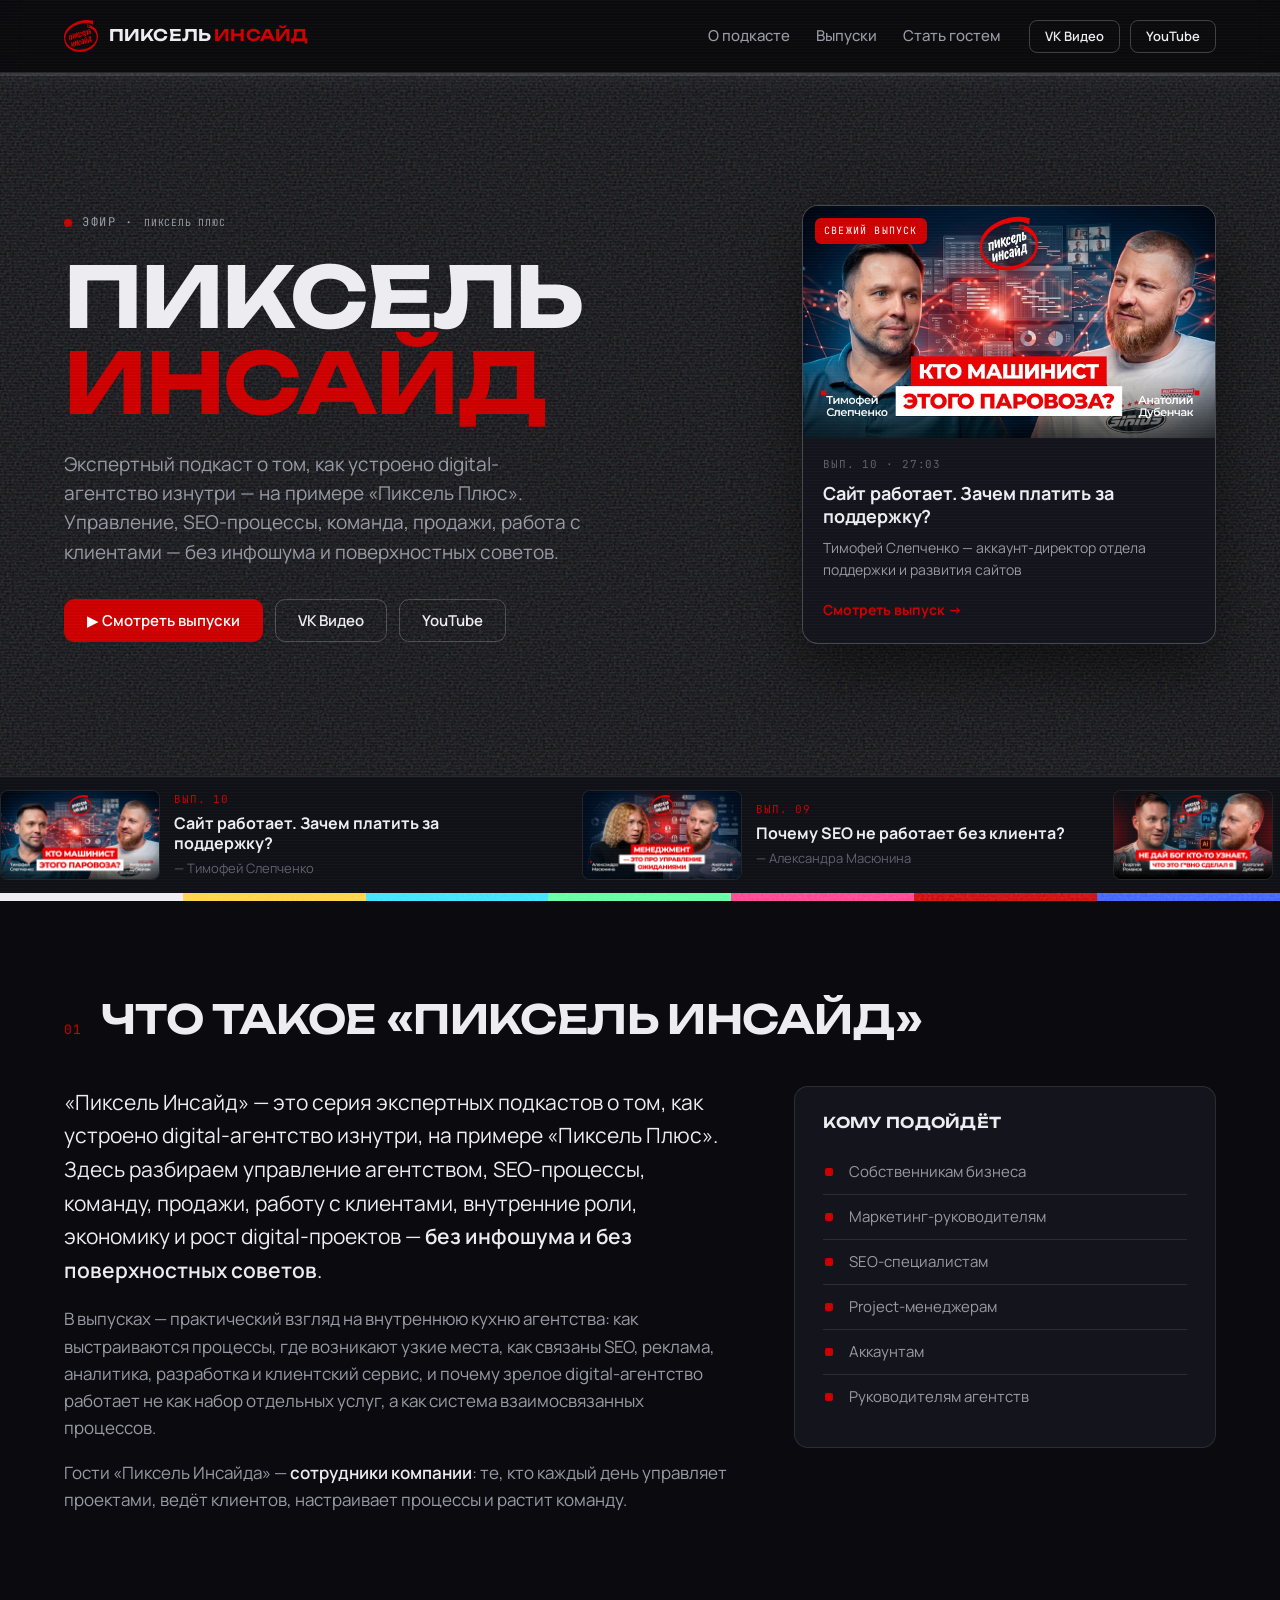
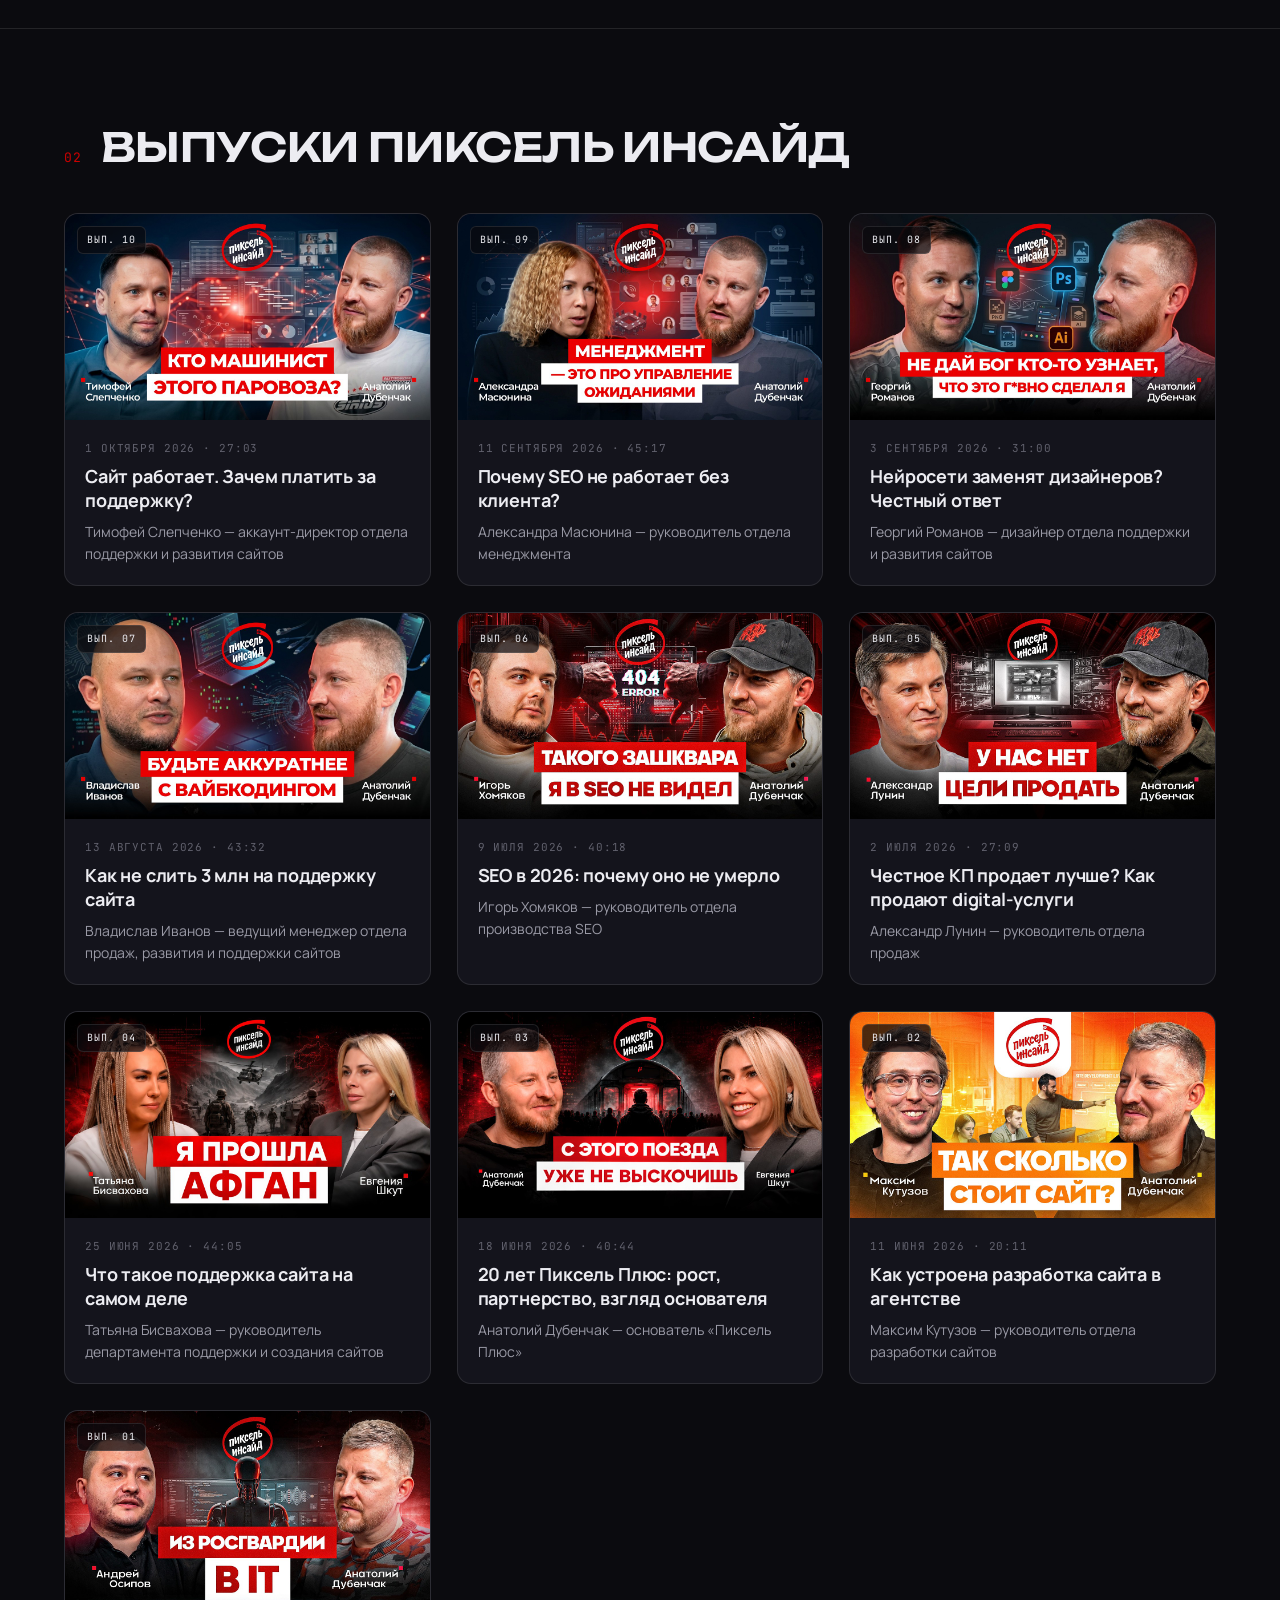
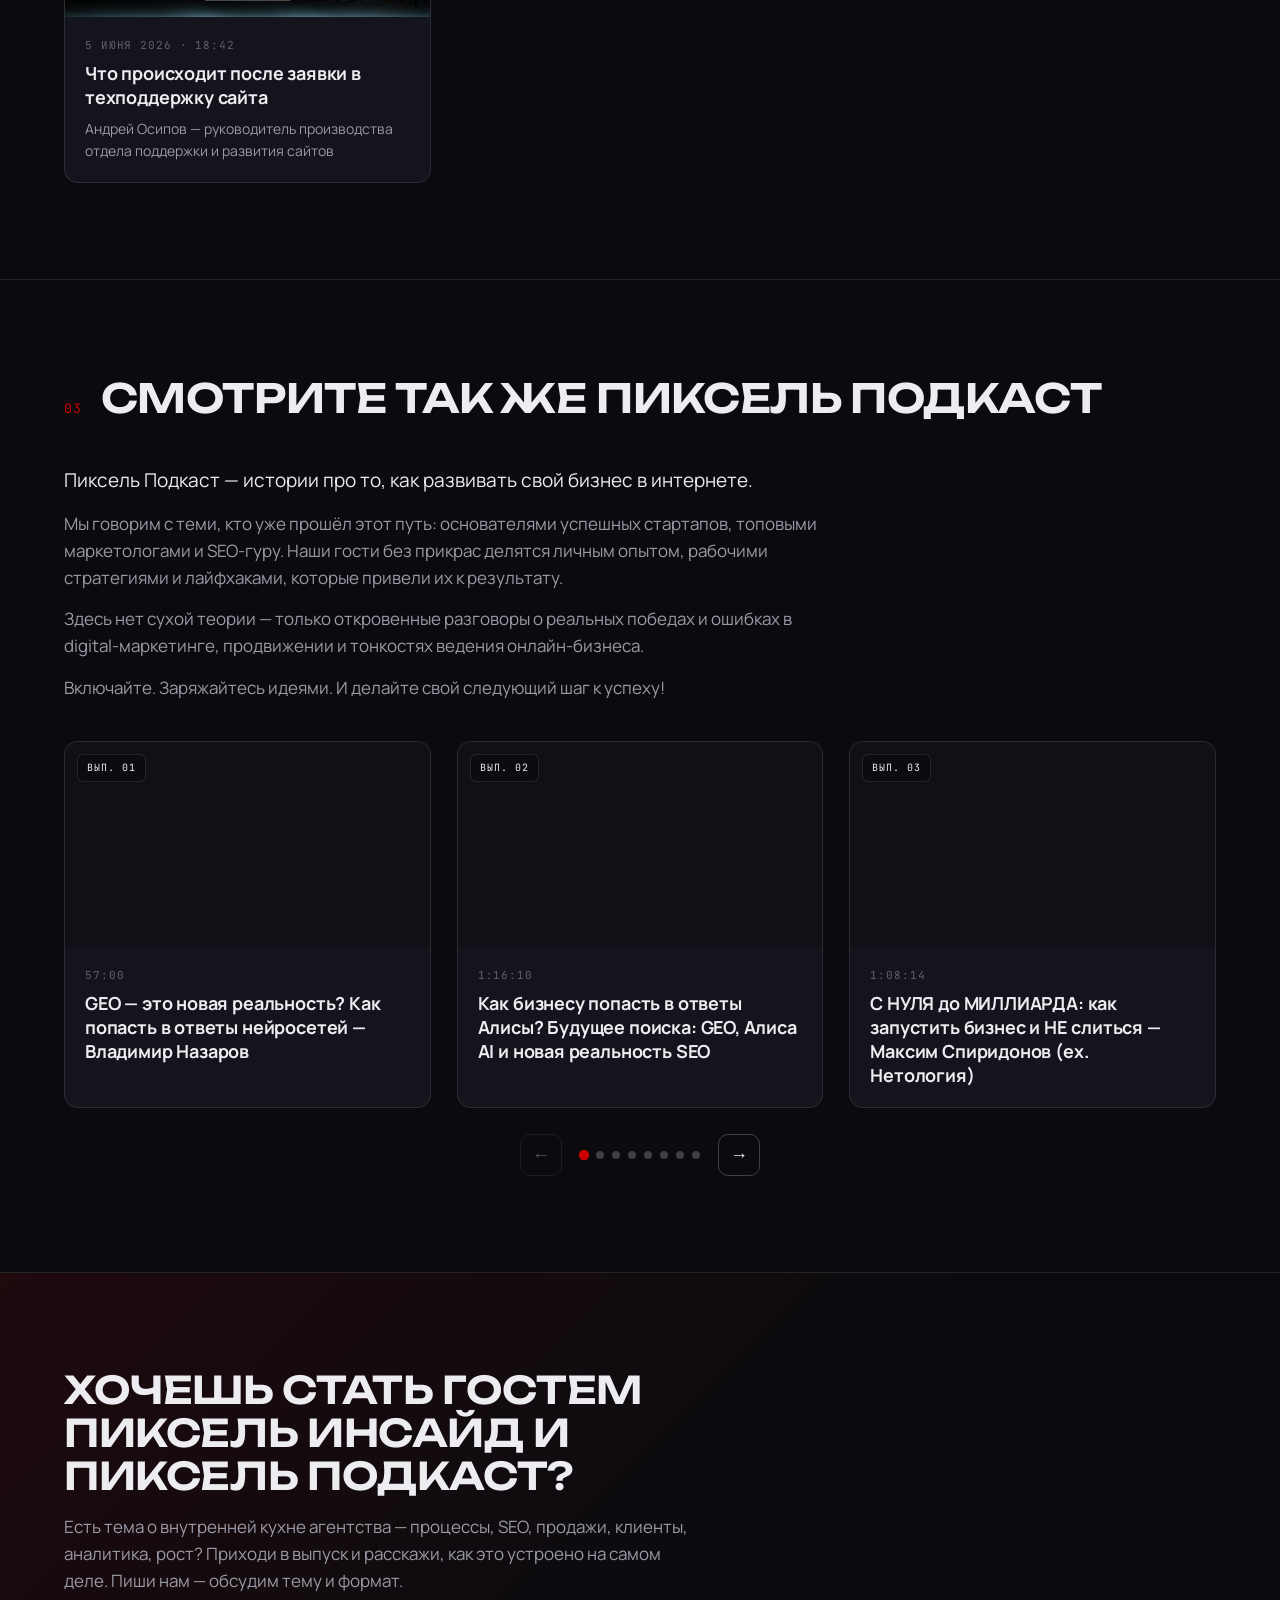
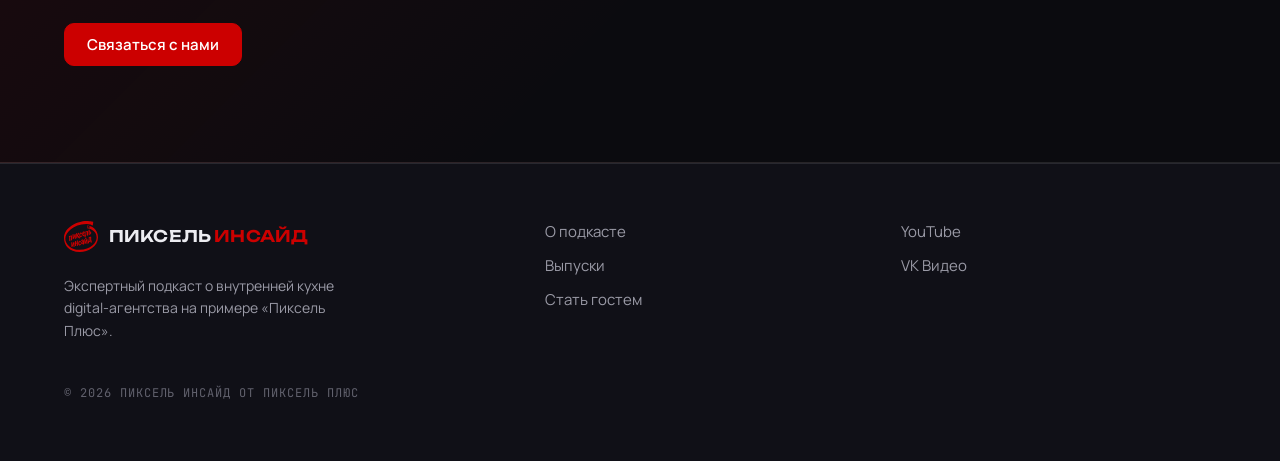
<file: index.html>
<!doctype html>
<html lang="ru">
<head>
  <meta charset="utf-8">
  <meta name="viewport" content="width=device-width, initial-scale=1">
  <meta name="color-scheme" content="dark">
  <meta name="theme-color" content="#0b0b0f">
  <title>Пиксель Инсайд — как устроено digital-агентство изнутри</title>
  <meta name="description" content="Пиксель Инсайд — экспертный подкаст о том, как устроено digital-агентство изнутри на примере «Пиксель Плюс». Управление, SEO-процессы, команда, продажи, работа с клиентами — без инфошума.">
  <meta property="og:title" content="Пиксель Инсайд">
  <meta property="og:description" content="Экспертный подкаст о внутренней кухне digital-агентства на примере «Пиксель Плюс».">
  <meta property="og:type" content="website">
  <script type="application/ld+json">
  {
    "@context": "https://schema.org",
    "@type": "WebSite",
    "name": "Пиксель Инсайд",
    "url": "https://pixelinside.ru/",
    "publisher": {
      "@type": "Organization",
      "name": "Пиксель Плюс",
      "url": "https://pixelplus.ru/"
    }
  }
  </script>
  <link rel="icon" href="favicon.svg" type="image/svg+xml">
  <link rel="preconnect" href="https://fonts.googleapis.com">
  <link rel="preconnect" href="https://fonts.gstatic.com" crossorigin>
  <link href="https://fonts.googleapis.com/css2?family=JetBrains+Mono:wght@400;500;700&family=Manrope:wght@400;500;600;700;800&family=Unbounded:wght@300;400;500;600;700&display=swap" rel="stylesheet">
  <link rel="stylesheet" href="assets/css/style.css">
<!-- Yandex.Metrika counter -->
<script type="text/javascript">
    (function(m,e,t,r,i,k,a){
        m[i]=m[i]||function(){(m[i].a=m[i].a||[]).push(arguments)};
        m[i].l=1*new Date();
        for (var j = 0; j < document.scripts.length; j++) {if (document.scripts[j].src === r) { return; }}
        k=e.createElement(t),a=e.getElementsByTagName(t)[0],k.async=1,k.src=r,a.parentNode.insertBefore(k,a)
    })(window, document,'script','https://mc.yandex.ru/metrika/tag.js?id=114212924', 'ym');

    ym(114212924, 'init', {ssr:true, webvisor:true, clickmap:true, ecommerce:"dataLayer", referrer: document.referrer, url: location.href, accurateTrackBounce:true, trackLinks:true});
</script>
<noscript><div><img src="https://mc.yandex.ru/watch/114212924" style="position:absolute; left:-9999px;" alt="" /></div></noscript>
<!-- /Yandex.Metrika counter -->
</head>
<body>

  <header class="site-header">
    <div class="container header">
      <a class="logo" href="/" aria-label="Пиксель Инсайд — на главную">
        <img class="logo__img" src="assets/img/logo-inside.svg" alt="Пиксель Инсайд" width="34" height="34">
        <span class="logo__text">ПИКСЕЛЬ <em>ИНСАЙД</em></span>
      </a>
      <nav class="nav" data-nav aria-label="Основная навигация">
        <a href="#about">О подкасте</a>
        <a href="#episodes">Выпуски</a>
        <a href="#guest">Стать гостем</a>
      </nav>
      <div class="header__actions">
        <a class="btn btn--ghost btn--sm" href="https://vkvideo.ru/playlist/-28867919_51581450" target="_blank" rel="noopener">VK Видео</a>
        <a class="btn btn--ghost btn--sm" href="https://www.youtube.com/playlist?list=PLYbpMI2RbIFT_Ypv_3CT2xZS9EOxIs6-5" target="_blank" rel="noopener">YouTube</a>
      </div>
      <button class="burger" data-burger aria-label="Открыть меню" aria-expanded="false"><span></span><span></span><span></span></button>
    </div>
  </header>

  <main>
    <!-- Hero -->
    <section class="hero" id="top">
      <div class="hero__noise" aria-hidden="true"></div>
      <div class="hero__glitch" aria-hidden="true"></div>
      <div class="container hero__inner">
        <div class="hero__content">
          <p class="eyebrow"><span class="eyebrow__dot" aria-hidden="true"></span> Эфир · <span class="mono">Пиксель Плюс</span></p>
          <h1 class="hero__title">Пиксель<br><span class="accent">Инсайд</span></h1>
          <p class="hero__sub">Экспертный подкаст о том, как устроено digital-агентство изнутри — на примере «Пиксель Плюс». Управление, SEO-процессы, команда, продажи, работа с клиентами — без инфошума и поверхностных советов.</p>
          <div class="hero__actions">
            <a class="btn btn--primary" href="#episodes">▶ Смотреть выпуски</a>
            <a class="btn btn--ghost" href="https://vkvideo.ru/playlist/-28867919_51581450" target="_blank" rel="noopener">VK Видео</a>
            <a class="btn btn--ghost" href="https://www.youtube.com/playlist?list=PLYbpMI2RbIFT_Ypv_3CT2xZS9EOxIs6-5" target="_blank" rel="noopener">YouTube</a>
          </div>
        </div>
        <div class="hero__media">
          <div class="hero-latest" data-hero-episode></div>
        </div>
      </div>
      <div class="hero-ticker" data-hero-ticker></div>
      <div class="hero__bars" aria-hidden="true"></div>
    </section>

    <!-- Что такое Пиксель Инсайд -->
    <section class="section" id="about">
      <div class="container">
        <div class="section__head">
          <span class="section__index">01</span>
          <h2 class="section__title">Что такое «Пиксель Инсайд»</h2>
        </div>
        <div class="about__grid">
          <div class="about__text">
            <p>«Пиксель Инсайд» — это серия экспертных подкастов о том, как устроено digital-агентство изнутри, на примере «Пиксель Плюс». Здесь разбираем управление агентством, SEO-процессы, команду, продажи, работу с клиентами, внутренние роли, экономику и рост digital-проектов — <strong>без инфошума и без поверхностных советов</strong>.</p>
            <p>В выпусках — практический взгляд на внутреннюю кухню агентства: как выстраиваются процессы, где возникают узкие места, как связаны SEO, реклама, аналитика, разработка и клиентский сервис, и почему зрелое digital-агентство работает не как набор отдельных услуг, а как система взаимосвязанных процессов.</p>
            <p>Гости «Пиксель Инсайда» — <strong>сотрудники компании</strong>: те, кто каждый день управляет проектами, ведёт клиентов, настраивает процессы и растит команду.</p>
          </div>
          <aside class="about__aside">
            <h3>Кому подойдёт</h3>
            <ul>
              <li>Собственникам бизнеса</li>
              <li>Маркетинг-руководителям</li>
              <li>SEO-специалистам</li>
              <li>Project-менеджерам</li>
              <li>Аккаунтам</li>
              <li>Руководителям агентств</li>
            </ul>
          </aside>
        </div>
      </div>
    </section>

    <!-- Выпуски -->
    <section class="section" id="episodes">
      <div class="container">
        <div class="section__head">
          <span class="section__index">02</span>
          <h2 class="section__title">Выпуски Пиксель Инсайд</h2>
        </div>
        <div class="episodes" data-episodes></div>
      </div>
    </section>

    <!-- Пиксель Подкаст -->
    <section class="section" id="podcast">
      <div class="container">
        <div class="section__head">
          <span class="section__index">03</span>
          <h2 class="section__title">Смотрите так же Пиксель Подкаст</h2>
        </div>
        <div class="podcast-about">
          <p>Пиксель Подкаст — истории про то, как развивать свой бизнес в интернете.</p>
          <p>Мы говорим с теми, кто уже прошёл этот путь: основателями успешных стартапов, топовыми маркетологами и SEO-гуру. Наши гости без прикрас делятся личным опытом, рабочими стратегиями и лайфхаками, которые привели их к результату.</p>
          <p>Здесь нет сухой теории — только откровенные разговоры о реальных победах и ошибках в digital-маркетинге, продвижении и тонкостях ведения онлайн-бизнеса.</p>
          <p>Включайте. Заряжайтесь идеями. И делайте свой следующий шаг к успеху!</p>
        </div>
        <div class="slider" data-podcast-slider>
          <div class="slider__viewport">
            <div class="slider__track" data-podcast-track></div>
          </div>
          <div class="slider__controls">
            <button class="slider__arrow" data-podcast-prev aria-label="Назад">←</button>
            <div class="slider__dots" data-podcast-dots></div>
            <button class="slider__arrow" data-podcast-next aria-label="Вперёд">→</button>
          </div>
        </div>
      </div>
    </section>

    <!-- Стать гостем -->
    <section class="section section--accent" id="guest">
      <div class="container">
        <div class="guest">
          <h2 class="guest__title">Хочешь стать гостем Пиксель Инсайд и Пиксель Подкаст?</h2>
          <p class="guest__text">Есть тема о внутренней кухне агентства — процессы, SEO, продажи, клиенты, аналитика, рост? Приходи в выпуск и расскажи, как это устроено на самом деле. Пиши нам — обсудим тему и формат.</p>
          <div class="guest__actions">
            <a class="btn btn--primary" href="https://pixelplus.ru/contact/feedback/" target="_blank" rel="noopener">Связаться с нами</a>
          </div>
        </div>
      </div>
    </section>
  </main>

  <footer class="site-footer">
    <div class="container footer">
      <div class="footer__brand">
        <a class="logo" href="/" aria-label="Пиксель Инсайд — на главную">
          <img class="logo__img" src="assets/img/logo-inside.svg" alt="Пиксель Инсайд" width="34" height="34">
          <span class="logo__text">ПИКСЕЛЬ <em>ИНСАЙД</em></span>
        </a>
        <p class="footer__tag">Экспертный подкаст о внутренней кухне digital-агентства на примере «Пиксель Плюс».</p>
      </div>
      <nav class="footer__nav" aria-label="Навигация в подвале">
        <a href="#about">О подкасте</a>
        <a href="#episodes">Выпуски</a>
        <a href="#guest">Стать гостем</a>
      </nav>
      <nav class="footer__nav" aria-label="Платформы">
        <a href="https://www.youtube.com/playlist?list=PLYbpMI2RbIFT_Ypv_3CT2xZS9EOxIs6-5" target="_blank" rel="noopener">YouTube</a>
        <a href="https://vkvideo.ru/playlist/-28867919_51581450" target="_blank" rel="noopener">VK Видео</a>
      </nav>
      <div class="footer__meta mono">
        <p>© <span data-year></span> Пиксель Инсайд от Пиксель Плюс</p>
      </div>
    </div>
  </footer>

  <script src="assets/js/data.js"></script>
  <script src="assets/js/main.js"></script>
</body>
</html>
</file>
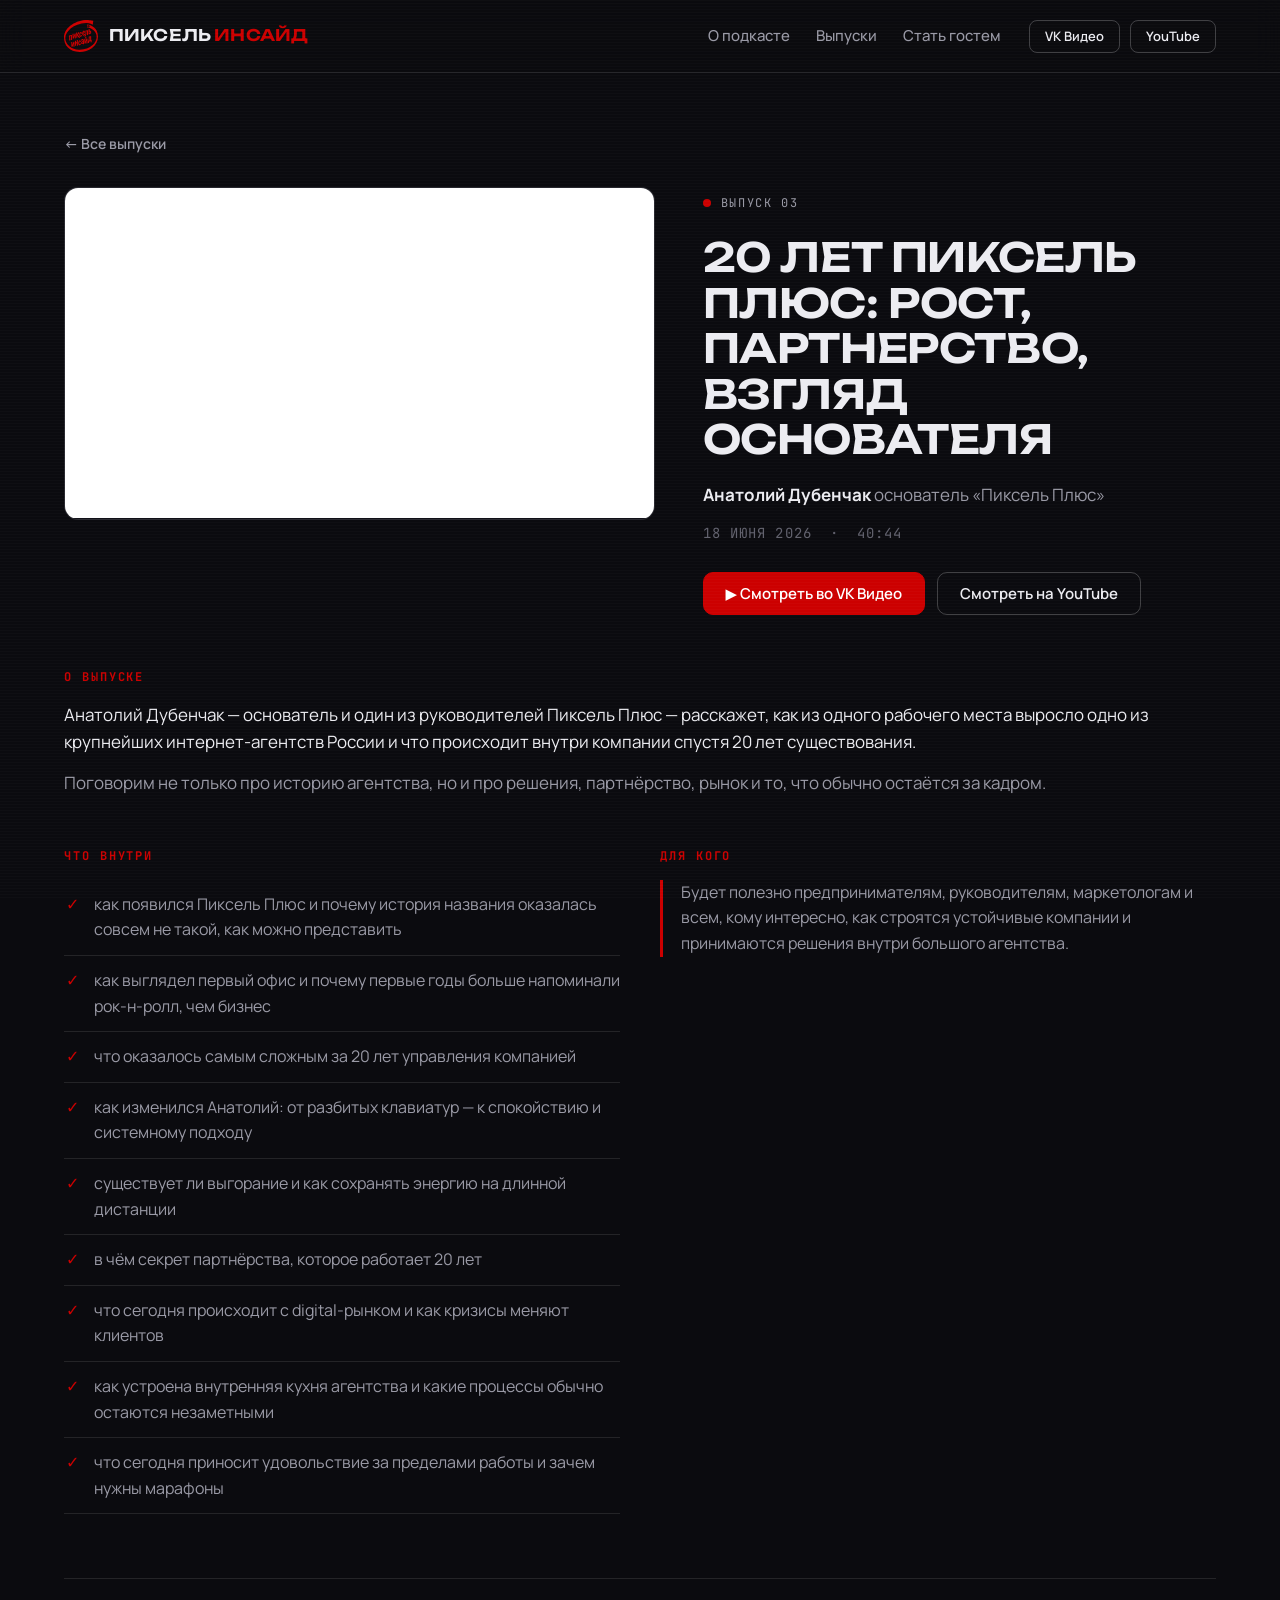
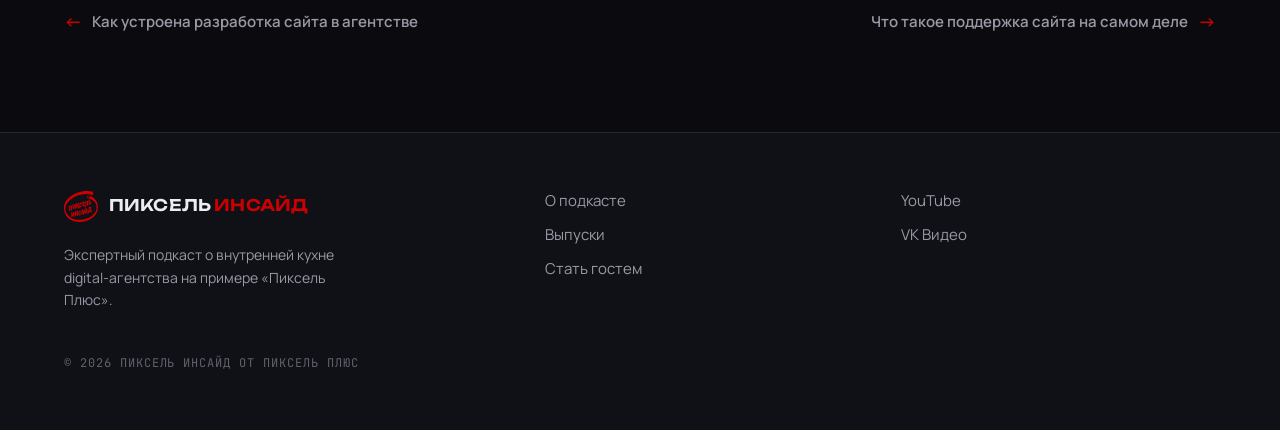
<file: episodes/20-let-pixel-plus.html>
<!doctype html>
<html lang="ru">
<head>
  <meta charset="utf-8">
  <meta name="viewport" content="width=device-width, initial-scale=1">
  <meta name="color-scheme" content="dark">
  <meta name="theme-color" content="#0b0b0f">
  <title>20 лет Пиксель Плюс: рост, партнерство, взгляд основателя — Пиксель Инсайд</title>
  <meta property="og:title" content="20 лет Пиксель Плюс: рост, партнерство, взгляд основателя">
  <meta property="og:description" content="Анатолий Дубенчак — основатель и один из руководителей Пиксель Плюс — расскажет, как из одного рабочего места выросло одно из крупнейших интернет-агентс…">
  <meta property="og:type" content="website">
  <meta name="description" content="Анатолий Дубенчак — основатель и один из руководителей Пиксель Плюс — расскажет, как из одного рабочего места выросло одно из крупнейших интернет-агентс…">
  <script type="application/ld+json">{"@context":"https://schema.org","@type":"VideoObject","name":"20 лет Пиксель Плюс: рост, партнерство, взгляд основателя","description":"Анатолий Дубенчак — основатель и один из руководителей Пиксель Плюс — расскажет, как из одного рабочего места выросло одно из крупнейших интернет-агентств России и что происходит внутри компании спустя 20 лет существования.","thumbnailUrl":"https://i.ytimg.com/vi/cnRSVaQRKJg/maxresdefault.jpg","uploadDate":"2026-06-18","duration":"PT40M44S","embedUrl":"https://www.youtube.com/embed/cnRSVaQRKJg"}</script>
  <link rel="icon" href="../favicon.svg" type="image/svg+xml">
  <link rel="preconnect" href="https://fonts.googleapis.com">
  <link rel="preconnect" href="https://fonts.gstatic.com" crossorigin>
  <link href="https://fonts.googleapis.com/css2?family=JetBrains+Mono:wght@400;500;700&family=Manrope:wght@400;500;600;700;800&family=Unbounded:wght@300;400;500;600;700&display=swap" rel="stylesheet">
  <link rel="stylesheet" href="../assets/css/style.css">
  <!-- Замени slug на реальный (должен совпадать с полем slug в assets/js/data.js) -->
  <script>window.EPISODE_SLUG = "20-let-pixel-plus";</script>
<!-- Yandex.Metrika counter -->
<script type="text/javascript">
    (function(m,e,t,r,i,k,a){
        m[i]=m[i]||function(){(m[i].a=m[i].a||[]).push(arguments)};
        m[i].l=1*new Date();
        for (var j = 0; j < document.scripts.length; j++) {if (document.scripts[j].src === r) { return; }}
        k=e.createElement(t),a=e.getElementsByTagName(t)[0],k.async=1,k.src=r,a.parentNode.insertBefore(k,a)
    })(window, document,'script','https://mc.yandex.ru/metrika/tag.js?id=114212924', 'ym');

    ym(114212924, 'init', {ssr:true, webvisor:true, clickmap:true, ecommerce:"dataLayer", referrer: document.referrer, url: location.href, accurateTrackBounce:true, trackLinks:true});
</script>
<noscript><div><img src="https://mc.yandex.ru/watch/114212924" style="position:absolute; left:-9999px;" alt="" /></div></noscript>
<!-- /Yandex.Metrika counter -->
</head>
<body>

  <header class="site-header">
    <div class="container header">
      <a class="logo" href="/" aria-label="Пиксель Инсайд — на главную">
        <img class="logo__img" src="../assets/img/logo-inside.svg" alt="Пиксель Инсайд" width="34" height="34">
        <span class="logo__text">ПИКСЕЛЬ <em>ИНСАЙД</em></span>
      </a>
      <nav class="nav" data-nav aria-label="Основная навигация">
        <a href="../index.html#about">О подкасте</a>
        <a href="../index.html#episodes">Выпуски</a>
        <a href="../index.html#guest">Стать гостем</a>
      </nav>
      <div class="header__actions">
        <a class="btn btn--ghost btn--sm" href="https://vkvideo.ru/playlist/-28867919_51581450" target="_blank" rel="noopener">VK Видео</a>
        <a class="btn btn--ghost btn--sm" href="https://www.youtube.com/playlist?list=PLYbpMI2RbIFT_Ypv_3CT2xZS9EOxIs6-5" target="_blank" rel="noopener">YouTube</a>
      </div>
      <button class="burger" data-burger aria-label="Открыть меню" aria-expanded="false"><span></span><span></span><span></span></button>
    </div>
  </header>

  <main class="episode">
    <div class="container">
      <a class="back" href="../index.html#episodes">← Все выпуски</a>

      <article class="episode__grid">
        <div class="episode__media" data-ep-poster></div>
        <div class="episode__body">
          <p class="eyebrow"><span class="eyebrow__dot" aria-hidden="true"></span> <span data-ep-num>Выпуск</span></p>
          <h1 class="episode__title" data-ep-title></h1>
          <p class="episode__guest"><strong data-ep-guest></strong> <span data-ep-role></span></p>
          <div class="episode__meta mono">
            <span data-ep-date></span>
            <span data-ep-duration></span>
          </div>
          <div class="episode__actions">
            <a class="btn btn--primary" data-ep-vk href="#" target="_blank" rel="noopener">▶ Смотреть во VK Видео</a>
            <a class="btn btn--ghost" data-ep-youtube href="#" target="_blank" rel="noopener">Смотреть на YouTube</a>
          </div>
        </div>
      </article>

      <div class="episode__content">
        <section class="episode__block episode__block--wide">
          <h2 class="episode__block-title">О выпуске</h2>
          <div class="prose" data-ep-desc></div>
        </section>
        <section class="episode__block">
          <h2 class="episode__block-title">Что внутри</h2>
          <ul class="list-check" data-ep-inside></ul>
        </section>
        <section class="episode__block">
          <h2 class="episode__block-title">Для кого</h2>
          <p class="episode__forwhom" data-ep-forwhom></p>
        </section>
      </div>

      <nav class="episode__nav" aria-label="Навигация по выпускам">
        <a class="episode__nav-link" data-ep-prev href="#"><span class="arrow">←</span><span data-nav-title>Предыдущий выпуск</span></a>
        <a class="episode__nav-link episode__nav-link--next" data-ep-next href="#"><span data-nav-title>Следующий выпуск</span><span class="arrow">→</span></a>
      </nav>
    </div>
  </main>

  <footer class="site-footer">
    <div class="container footer">
      <div class="footer__brand">
        <a class="logo" href="/" aria-label="Пиксель Инсайд — на главную">
          <img class="logo__img" src="../assets/img/logo-inside.svg" alt="Пиксель Инсайд" width="34" height="34">
          <span class="logo__text">ПИКСЕЛЬ <em>ИНСАЙД</em></span>
        </a>
        <p class="footer__tag">Экспертный подкаст о внутренней кухне digital-агентства на примере «Пиксель Плюс».</p>
      </div>
      <nav class="footer__nav" aria-label="Навигация в подвале">
        <a href="../index.html#about">О подкасте</a>
        <a href="../index.html#episodes">Выпуски</a>
        <a href="../index.html#guest">Стать гостем</a>
      </nav>
      <nav class="footer__nav" aria-label="Платформы">
        <a href="https://www.youtube.com/playlist?list=PLYbpMI2RbIFT_Ypv_3CT2xZS9EOxIs6-5" target="_blank" rel="noopener">YouTube</a>
        <a href="https://vkvideo.ru/playlist/-28867919_51581450" target="_blank" rel="noopener">VK Видео</a>
      </nav>
      <div class="footer__meta mono">
        <p>© <span data-year></span> Пиксель Инсайд от Пиксель Плюс</p>
      </div>
    </div>
  </footer>

  <script src="../assets/js/data.js"></script>
  <script src="../assets/js/main.js"></script>
</body>
</html>
</file>
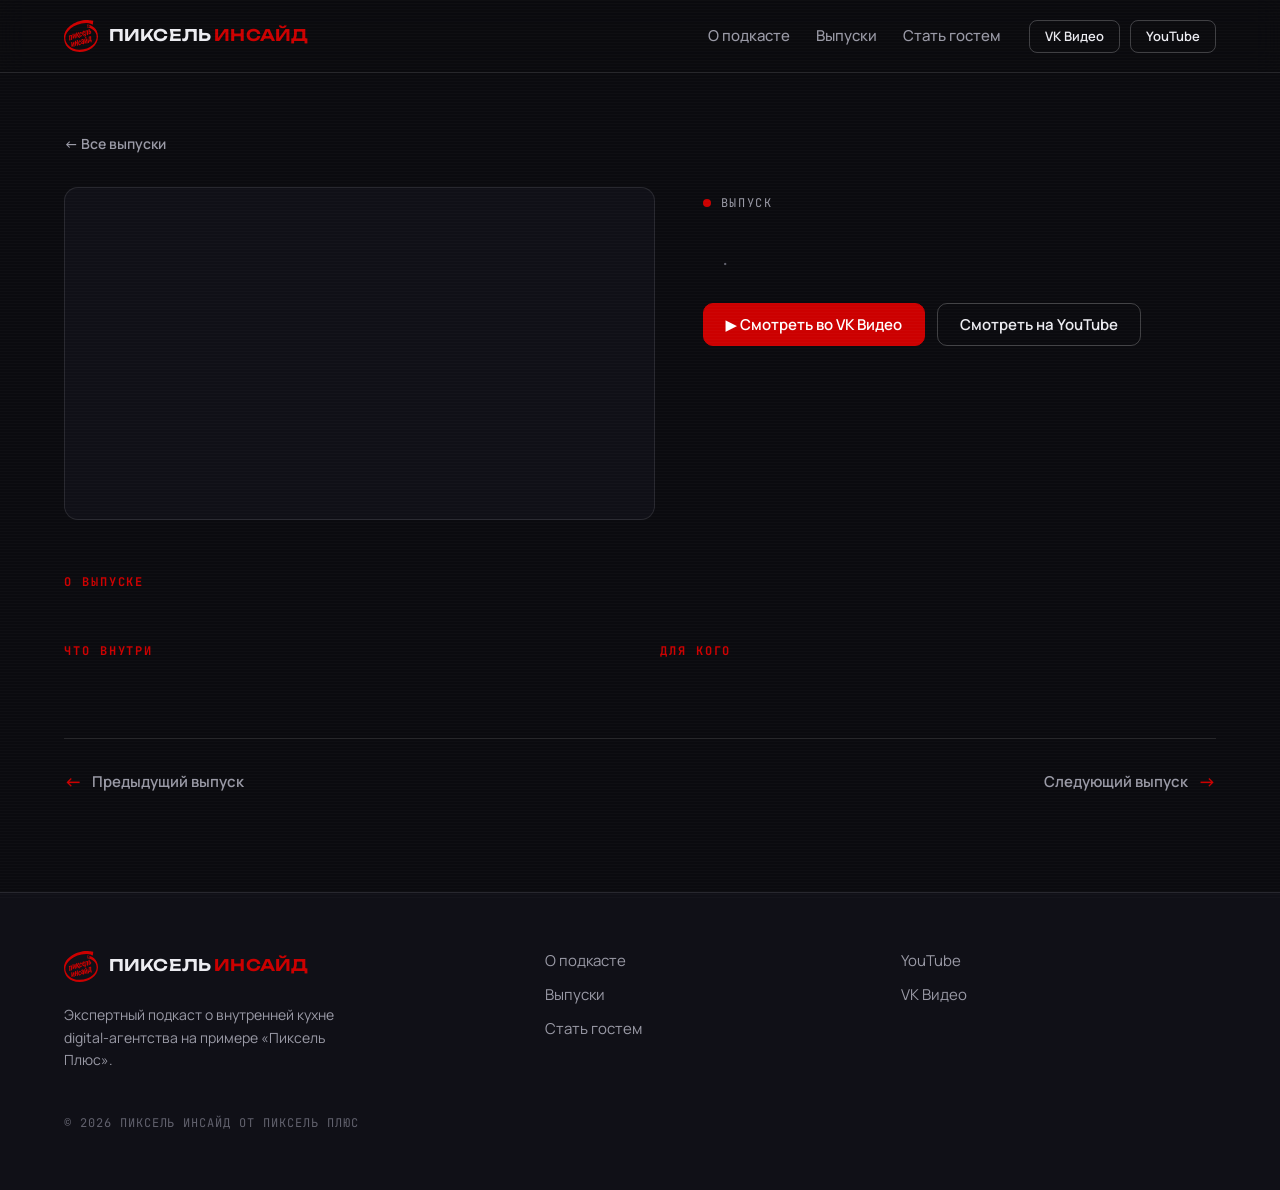
<file: episodes/_template.html>
<!doctype html>
<html lang="ru">
<head>
  <meta charset="utf-8">
  <meta name="viewport" content="width=device-width, initial-scale=1">
  <meta name="color-scheme" content="dark">
  <meta name="theme-color" content="#0b0b0f">
  <title>Выпуск — Пиксель Инсайд</title>
  <meta name="description" content="Выпуск подкаста «Пиксель Инсайд» о внутренней кухне digital-агентства.">
  <link rel="icon" href="../favicon.svg" type="image/svg+xml">
  <link rel="preconnect" href="https://fonts.googleapis.com">
  <link rel="preconnect" href="https://fonts.gstatic.com" crossorigin>
  <link href="https://fonts.googleapis.com/css2?family=JetBrains+Mono:wght@400;500;700&family=Manrope:wght@400;500;600;700;800&family=Unbounded:wght@300;400;500;600;700&display=swap" rel="stylesheet">
  <link rel="stylesheet" href="../assets/css/style.css">
  <!-- Замени slug на реальный (должен совпадать с полем slug в assets/js/data.js) -->
  <script>window.EPISODE_SLUG = "primer-vypuska";</script>
<!-- Yandex.Metrika counter -->
<script type="text/javascript">
    (function(m,e,t,r,i,k,a){
        m[i]=m[i]||function(){(m[i].a=m[i].a||[]).push(arguments)};
        m[i].l=1*new Date();
        for (var j = 0; j < document.scripts.length; j++) {if (document.scripts[j].src === r) { return; }}
        k=e.createElement(t),a=e.getElementsByTagName(t)[0],k.async=1,k.src=r,a.parentNode.insertBefore(k,a)
    })(window, document,'script','https://mc.yandex.ru/metrika/tag.js?id=114212924', 'ym');

    ym(114212924, 'init', {ssr:true, webvisor:true, clickmap:true, ecommerce:"dataLayer", referrer: document.referrer, url: location.href, accurateTrackBounce:true, trackLinks:true});
</script>
<noscript><div><img src="https://mc.yandex.ru/watch/114212924" style="position:absolute; left:-9999px;" alt="" /></div></noscript>
<!-- /Yandex.Metrika counter -->
</head>
<body>

  <header class="site-header">
    <div class="container header">
      <a class="logo" href="/" aria-label="Пиксель Инсайд — на главную">
        <img class="logo__img" src="../assets/img/logo-inside.svg" alt="Пиксель Инсайд" width="34" height="34">
        <span class="logo__text">ПИКСЕЛЬ <em>ИНСАЙД</em></span>
      </a>
      <nav class="nav" data-nav aria-label="Основная навигация">
        <a href="../index.html#about">О подкасте</a>
        <a href="../index.html#episodes">Выпуски</a>
        <a href="../index.html#guest">Стать гостем</a>
      </nav>
      <div class="header__actions">
        <a class="btn btn--ghost btn--sm" href="https://vkvideo.ru/playlist/-28867919_51581450" target="_blank" rel="noopener">VK Видео</a>
        <a class="btn btn--ghost btn--sm" href="https://www.youtube.com/playlist?list=PLYbpMI2RbIFT_Ypv_3CT2xZS9EOxIs6-5" target="_blank" rel="noopener">YouTube</a>
      </div>
      <button class="burger" data-burger aria-label="Открыть меню" aria-expanded="false"><span></span><span></span><span></span></button>
    </div>
  </header>

  <main class="episode">
    <div class="container">
      <a class="back" href="../index.html#episodes">← Все выпуски</a>

      <article class="episode__grid">
        <div class="episode__media" data-ep-poster></div>
        <div class="episode__body">
          <p class="eyebrow"><span class="eyebrow__dot" aria-hidden="true"></span> <span data-ep-num>Выпуск</span></p>
          <h1 class="episode__title" data-ep-title></h1>
          <p class="episode__guest"><strong data-ep-guest></strong> <span data-ep-role></span></p>
          <div class="episode__meta mono">
            <span data-ep-date></span>
            <span data-ep-duration></span>
          </div>
          <div class="episode__actions">
            <a class="btn btn--primary" data-ep-vk href="#" target="_blank" rel="noopener">▶ Смотреть во VK Видео</a>
            <a class="btn btn--ghost" data-ep-youtube href="#" target="_blank" rel="noopener">Смотреть на YouTube</a>
          </div>
        </div>
      </article>

      <div class="episode__content">
        <section class="episode__block episode__block--wide">
          <h2 class="episode__block-title">О выпуске</h2>
          <div class="prose" data-ep-desc></div>
        </section>
        <section class="episode__block">
          <h2 class="episode__block-title">Что внутри</h2>
          <ul class="list-check" data-ep-inside></ul>
        </section>
        <section class="episode__block">
          <h2 class="episode__block-title">Для кого</h2>
          <p class="episode__forwhom" data-ep-forwhom></p>
        </section>
      </div>

      <nav class="episode__nav" aria-label="Навигация по выпускам">
        <a class="episode__nav-link" data-ep-prev href="#"><span class="arrow">←</span><span data-nav-title>Предыдущий выпуск</span></a>
        <a class="episode__nav-link episode__nav-link--next" data-ep-next href="#"><span data-nav-title>Следующий выпуск</span><span class="arrow">→</span></a>
      </nav>
    </div>
  </main>

  <footer class="site-footer">
    <div class="container footer">
      <div class="footer__brand">
        <a class="logo" href="/" aria-label="Пиксель Инсайд — на главную">
          <img class="logo__img" src="../assets/img/logo-inside.svg" alt="Пиксель Инсайд" width="34" height="34">
          <span class="logo__text">ПИКСЕЛЬ <em>ИНСАЙД</em></span>
        </a>
        <p class="footer__tag">Экспертный подкаст о внутренней кухне digital-агентства на примере «Пиксель Плюс».</p>
      </div>
      <nav class="footer__nav" aria-label="Навигация в подвале">
        <a href="../index.html#about">О подкасте</a>
        <a href="../index.html#episodes">Выпуски</a>
        <a href="../index.html#guest">Стать гостем</a>
      </nav>
      <nav class="footer__nav" aria-label="Платформы">
        <a href="https://www.youtube.com/playlist?list=PLYbpMI2RbIFT_Ypv_3CT2xZS9EOxIs6-5" target="_blank" rel="noopener">YouTube</a>
        <a href="https://vkvideo.ru/playlist/-28867919_51581450" target="_blank" rel="noopener">VK Видео</a>
      </nav>
      <div class="footer__meta mono">
        <p>© <span data-year></span> Пиксель Инсайд от Пиксель Плюс</p>
      </div>
    </div>
  </footer>

  <script src="../assets/js/data.js"></script>
  <script src="../assets/js/main.js"></script>
</body>
</html>
</file>
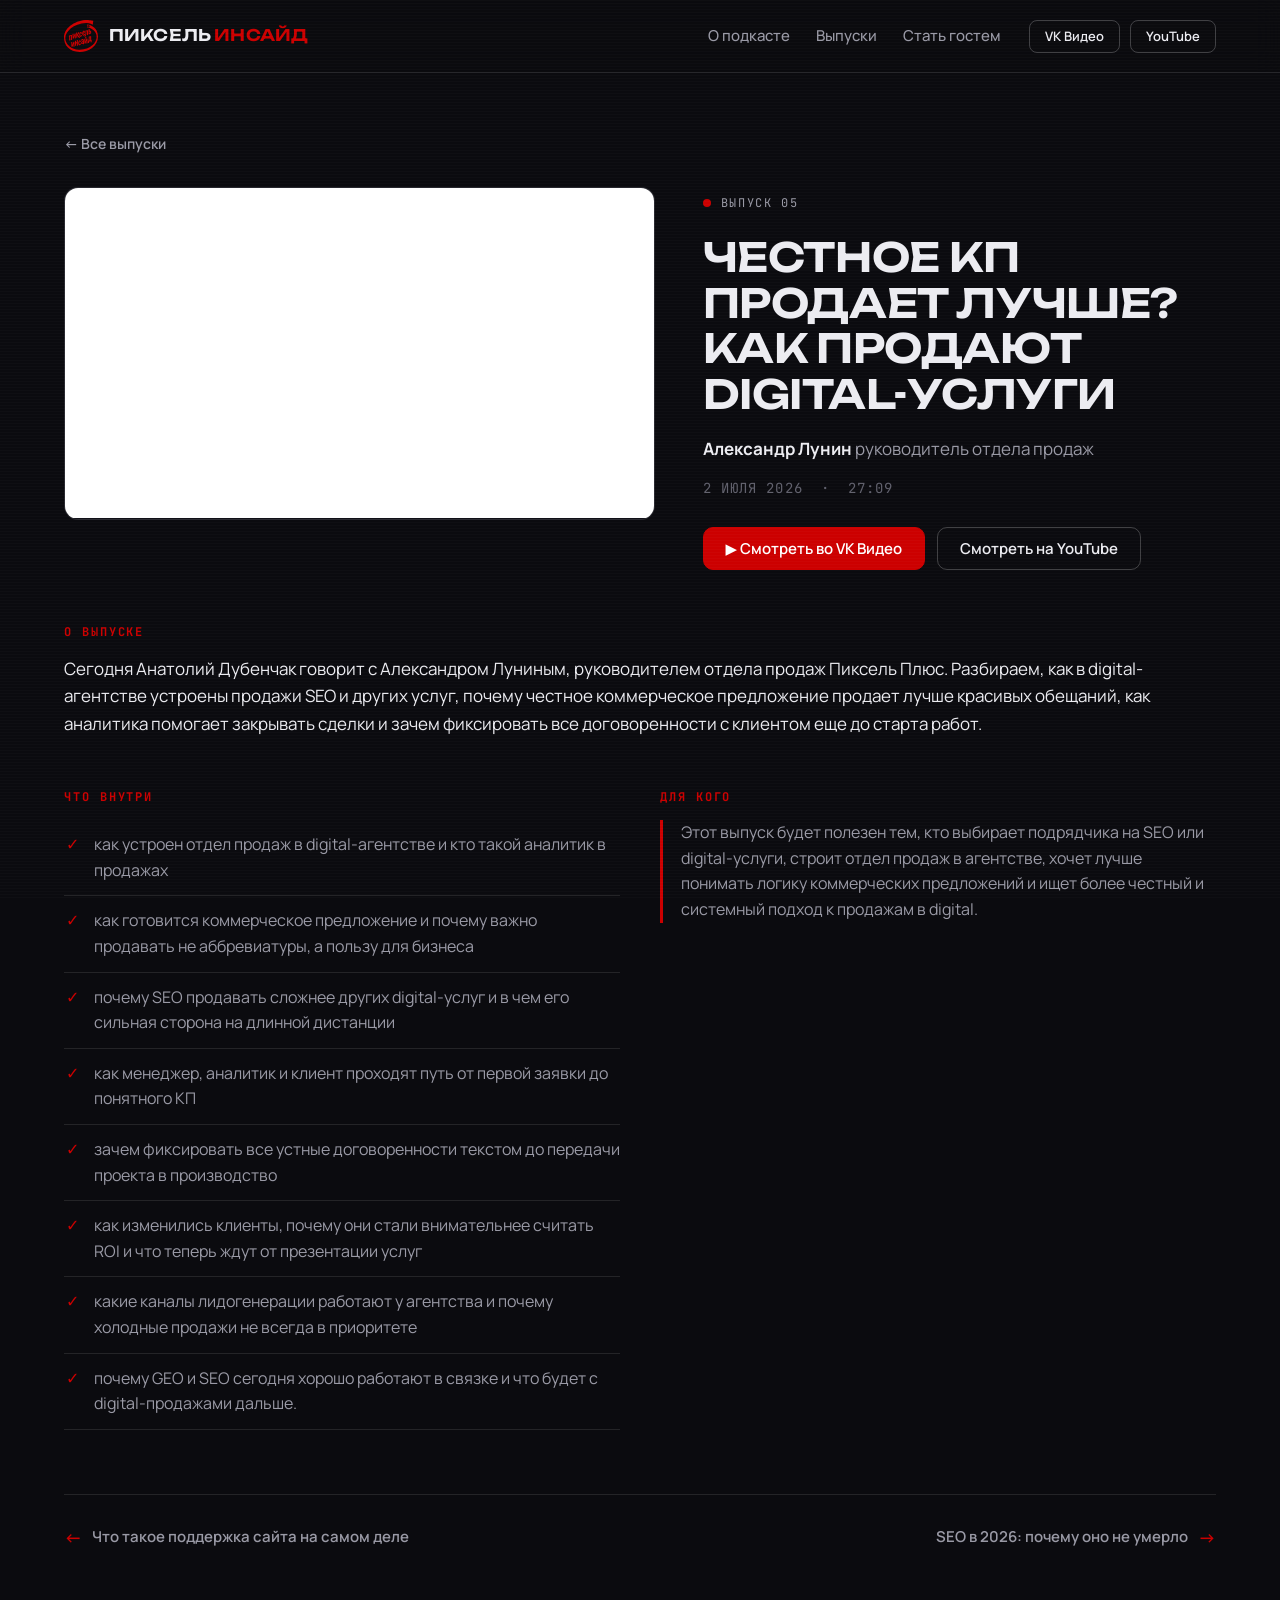
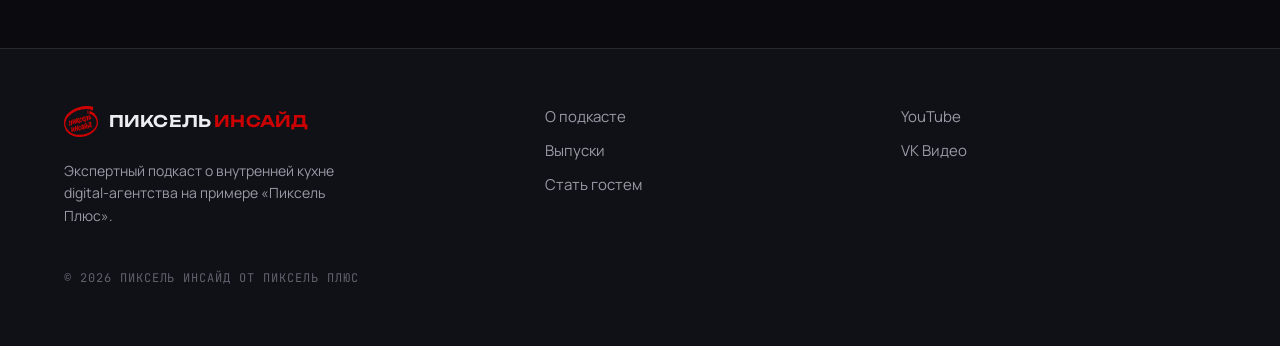
<file: episodes/chestnoe-kp-prodazhi.html>
<!doctype html>
<html lang="ru">
<head>
  <meta charset="utf-8">
  <meta name="viewport" content="width=device-width, initial-scale=1">
  <meta name="color-scheme" content="dark">
  <meta name="theme-color" content="#0b0b0f">
  <title>Честное КП продает лучше? Как продают digital-услуги — Пиксель Инсайд</title>
  <meta property="og:title" content="Честное КП продает лучше? Как продают digital-услуги">
  <meta property="og:description" content="Сегодня Анатолий Дубенчак говорит с Александром Луниным, руководителем отдела продаж Пиксель Плюс. Разбираем, как в digital-агентстве устроены продажи S…">
  <meta property="og:type" content="website">
  <meta name="description" content="Сегодня Анатолий Дубенчак говорит с Александром Луниным, руководителем отдела продаж Пиксель Плюс. Разбираем, как в digital-агентстве устроены продажи S…">
  <script type="application/ld+json">{"@context":"https://schema.org","@type":"VideoObject","name":"Честное КП продает лучше? Как продают digital-услуги","description":"Сегодня Анатолий Дубенчак говорит с Александром Луниным, руководителем отдела продаж Пиксель Плюс. Разбираем, как в digital-агентстве устроены продажи SEO и других услуг, почему честное коммерческое предложение продает лучше красивых обещаний, как аналитика помогает закрывать сделки и зачем фиксировать все договоренности с клиентом еще до старта работ.","thumbnailUrl":"https://i.ytimg.com/vi/cA--1UUCdpg/maxresdefault.jpg","uploadDate":"2026-07-02","duration":"PT27M9S","embedUrl":"https://www.youtube.com/embed/cA--1UUCdpg"}</script>
  <link rel="icon" href="../favicon.svg" type="image/svg+xml">
  <link rel="preconnect" href="https://fonts.googleapis.com">
  <link rel="preconnect" href="https://fonts.gstatic.com" crossorigin>
  <link href="https://fonts.googleapis.com/css2?family=JetBrains+Mono:wght@400;500;700&family=Manrope:wght@400;500;600;700;800&family=Unbounded:wght@300;400;500;600;700&display=swap" rel="stylesheet">
  <link rel="stylesheet" href="../assets/css/style.css">
  <!-- Замени slug на реальный (должен совпадать с полем slug в assets/js/data.js) -->
  <script>window.EPISODE_SLUG = "chestnoe-kp-prodazhi";</script>
<!-- Yandex.Metrika counter -->
<script type="text/javascript">
    (function(m,e,t,r,i,k,a){
        m[i]=m[i]||function(){(m[i].a=m[i].a||[]).push(arguments)};
        m[i].l=1*new Date();
        for (var j = 0; j < document.scripts.length; j++) {if (document.scripts[j].src === r) { return; }}
        k=e.createElement(t),a=e.getElementsByTagName(t)[0],k.async=1,k.src=r,a.parentNode.insertBefore(k,a)
    })(window, document,'script','https://mc.yandex.ru/metrika/tag.js?id=114212924', 'ym');

    ym(114212924, 'init', {ssr:true, webvisor:true, clickmap:true, ecommerce:"dataLayer", referrer: document.referrer, url: location.href, accurateTrackBounce:true, trackLinks:true});
</script>
<noscript><div><img src="https://mc.yandex.ru/watch/114212924" style="position:absolute; left:-9999px;" alt="" /></div></noscript>
<!-- /Yandex.Metrika counter -->
</head>
<body>

  <header class="site-header">
    <div class="container header">
      <a class="logo" href="/" aria-label="Пиксель Инсайд — на главную">
        <img class="logo__img" src="../assets/img/logo-inside.svg" alt="Пиксель Инсайд" width="34" height="34">
        <span class="logo__text">ПИКСЕЛЬ <em>ИНСАЙД</em></span>
      </a>
      <nav class="nav" data-nav aria-label="Основная навигация">
        <a href="../index.html#about">О подкасте</a>
        <a href="../index.html#episodes">Выпуски</a>
        <a href="../index.html#guest">Стать гостем</a>
      </nav>
      <div class="header__actions">
        <a class="btn btn--ghost btn--sm" href="https://vkvideo.ru/playlist/-28867919_51581450" target="_blank" rel="noopener">VK Видео</a>
        <a class="btn btn--ghost btn--sm" href="https://www.youtube.com/playlist?list=PLYbpMI2RbIFT_Ypv_3CT2xZS9EOxIs6-5" target="_blank" rel="noopener">YouTube</a>
      </div>
      <button class="burger" data-burger aria-label="Открыть меню" aria-expanded="false"><span></span><span></span><span></span></button>
    </div>
  </header>

  <main class="episode">
    <div class="container">
      <a class="back" href="../index.html#episodes">← Все выпуски</a>

      <article class="episode__grid">
        <div class="episode__media" data-ep-poster></div>
        <div class="episode__body">
          <p class="eyebrow"><span class="eyebrow__dot" aria-hidden="true"></span> <span data-ep-num>Выпуск</span></p>
          <h1 class="episode__title" data-ep-title></h1>
          <p class="episode__guest"><strong data-ep-guest></strong> <span data-ep-role></span></p>
          <div class="episode__meta mono">
            <span data-ep-date></span>
            <span data-ep-duration></span>
          </div>
          <div class="episode__actions">
            <a class="btn btn--primary" data-ep-vk href="#" target="_blank" rel="noopener">▶ Смотреть во VK Видео</a>
            <a class="btn btn--ghost" data-ep-youtube href="#" target="_blank" rel="noopener">Смотреть на YouTube</a>
          </div>
        </div>
      </article>

      <div class="episode__content">
        <section class="episode__block episode__block--wide">
          <h2 class="episode__block-title">О выпуске</h2>
          <div class="prose" data-ep-desc></div>
        </section>
        <section class="episode__block">
          <h2 class="episode__block-title">Что внутри</h2>
          <ul class="list-check" data-ep-inside></ul>
        </section>
        <section class="episode__block">
          <h2 class="episode__block-title">Для кого</h2>
          <p class="episode__forwhom" data-ep-forwhom></p>
        </section>
      </div>

      <nav class="episode__nav" aria-label="Навигация по выпускам">
        <a class="episode__nav-link" data-ep-prev href="#"><span class="arrow">←</span><span data-nav-title>Предыдущий выпуск</span></a>
        <a class="episode__nav-link episode__nav-link--next" data-ep-next href="#"><span data-nav-title>Следующий выпуск</span><span class="arrow">→</span></a>
      </nav>
    </div>
  </main>

  <footer class="site-footer">
    <div class="container footer">
      <div class="footer__brand">
        <a class="logo" href="/" aria-label="Пиксель Инсайд — на главную">
          <img class="logo__img" src="../assets/img/logo-inside.svg" alt="Пиксель Инсайд" width="34" height="34">
          <span class="logo__text">ПИКСЕЛЬ <em>ИНСАЙД</em></span>
        </a>
        <p class="footer__tag">Экспертный подкаст о внутренней кухне digital-агентства на примере «Пиксель Плюс».</p>
      </div>
      <nav class="footer__nav" aria-label="Навигация в подвале">
        <a href="../index.html#about">О подкасте</a>
        <a href="../index.html#episodes">Выпуски</a>
        <a href="../index.html#guest">Стать гостем</a>
      </nav>
      <nav class="footer__nav" aria-label="Платформы">
        <a href="https://www.youtube.com/playlist?list=PLYbpMI2RbIFT_Ypv_3CT2xZS9EOxIs6-5" target="_blank" rel="noopener">YouTube</a>
        <a href="https://vkvideo.ru/playlist/-28867919_51581450" target="_blank" rel="noopener">VK Видео</a>
      </nav>
      <div class="footer__meta mono">
        <p>© <span data-year></span> Пиксель Инсайд от Пиксель Плюс</p>
      </div>
    </div>
  </footer>

  <script src="../assets/js/data.js"></script>
  <script src="../assets/js/main.js"></script>
</body>
</html>
</file>
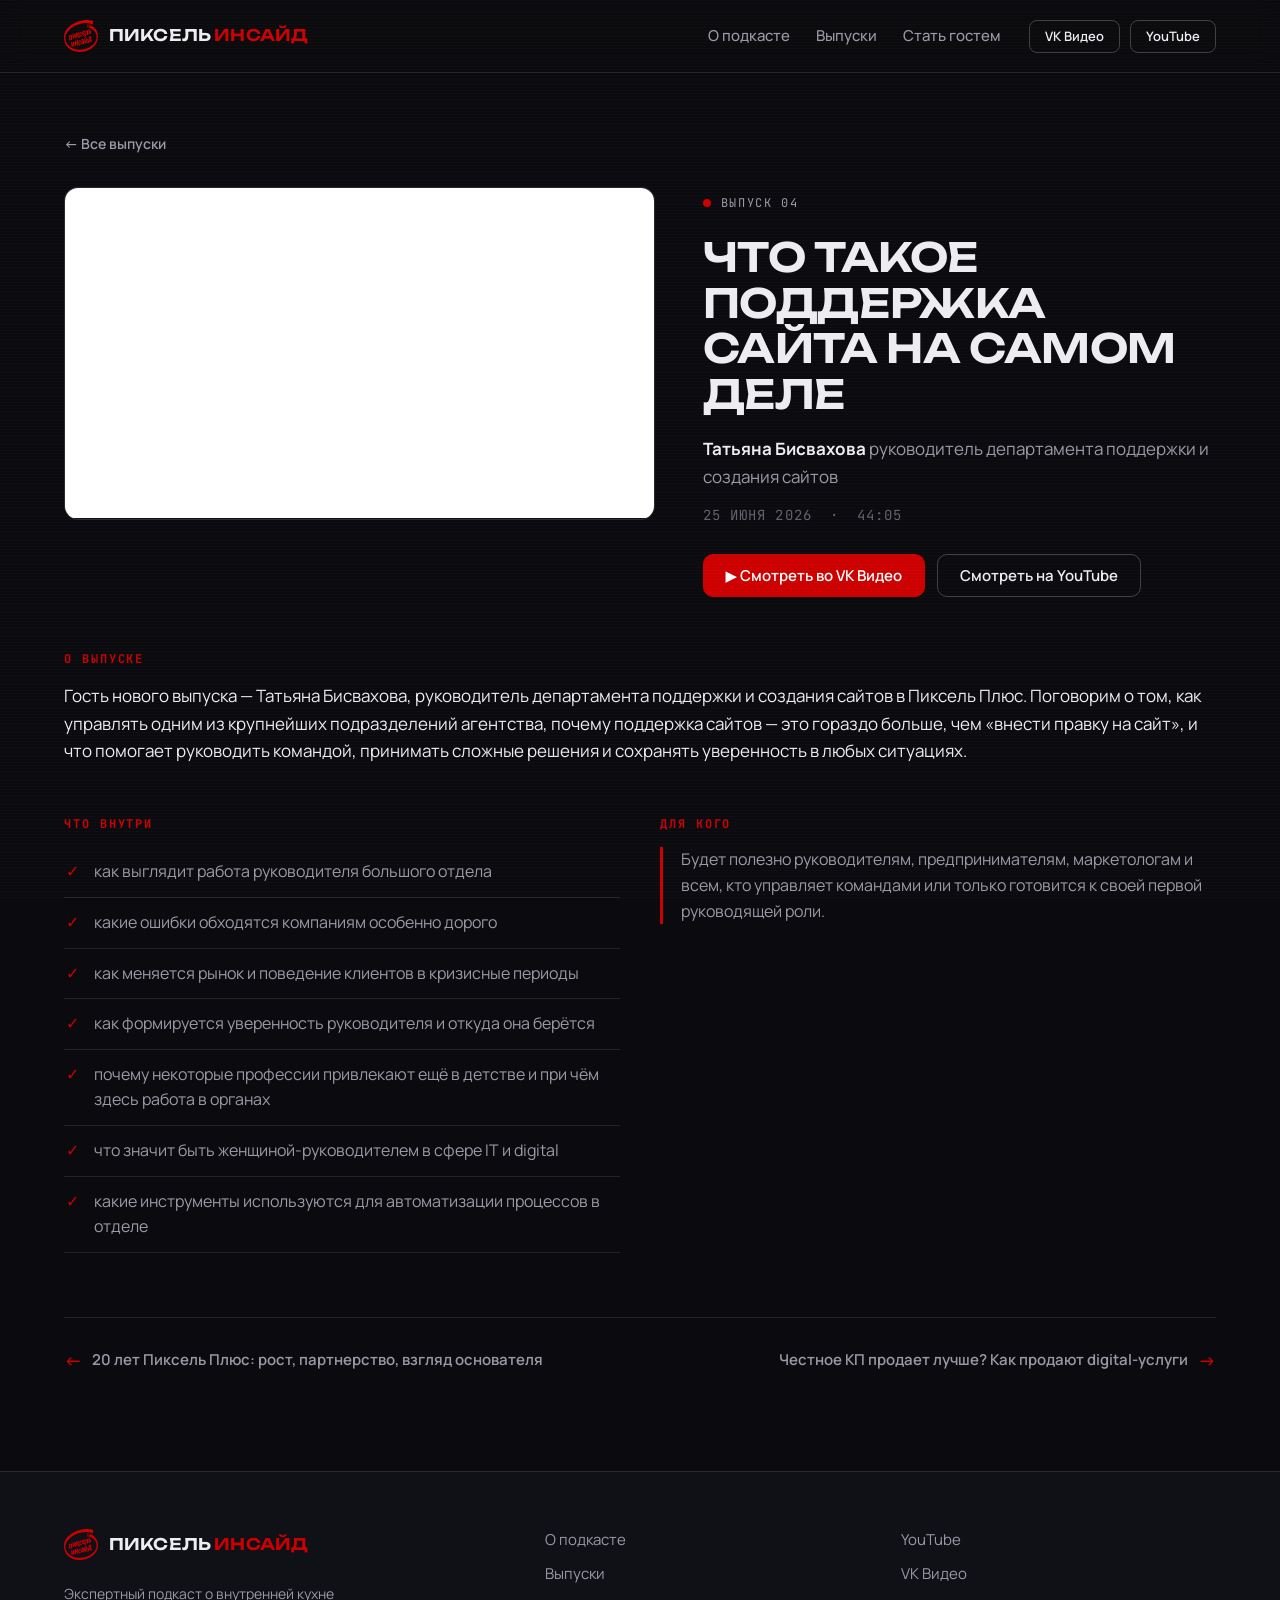
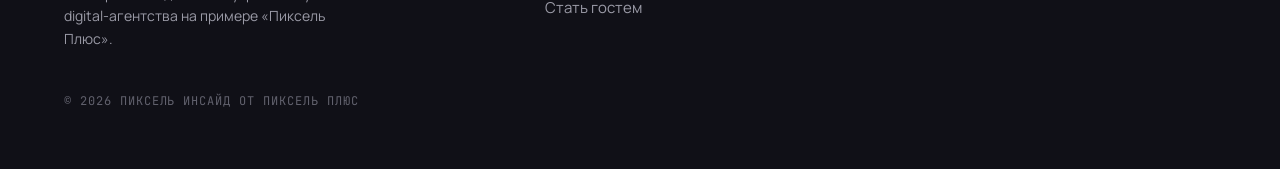
<file: episodes/chto-takoe-podderzhka-sajta.html>
<!doctype html>
<html lang="ru">
<head>
  <meta charset="utf-8">
  <meta name="viewport" content="width=device-width, initial-scale=1">
  <meta name="color-scheme" content="dark">
  <meta name="theme-color" content="#0b0b0f">
  <title>Что такое поддержка сайта на самом деле — Пиксель Инсайд</title>
  <meta property="og:title" content="Что такое поддержка сайта на самом деле">
  <meta property="og:description" content="Гость нового выпуска — Татьяна Бисвахова, руководитель департамента поддержки и создания сайтов в Пиксель Плюс. Поговорим о том, как управлять одним из…">
  <meta property="og:type" content="website">
  <meta name="description" content="Гость нового выпуска — Татьяна Бисвахова, руководитель департамента поддержки и создания сайтов в Пиксель Плюс. Поговорим о том, как управлять одним из…">
  <script type="application/ld+json">{"@context":"https://schema.org","@type":"VideoObject","name":"Что такое поддержка сайта на самом деле","description":"Гость нового выпуска — Татьяна Бисвахова, руководитель департамента поддержки и создания сайтов в Пиксель Плюс. Поговорим о том, как управлять одним из крупнейших подразделений агентства, почему поддержка сайтов — это гораздо больше, чем «внести правку на сайт», и что помогает руководить командой, принимать сложные решения и сохранять уверенность в любых ситуациях.","thumbnailUrl":"https://i.ytimg.com/vi/vY692bUUwdA/maxresdefault.jpg","uploadDate":"2026-06-25","duration":"PT44M5S","embedUrl":"https://www.youtube.com/embed/vY692bUUwdA"}</script>
  <link rel="icon" href="../favicon.svg" type="image/svg+xml">
  <link rel="preconnect" href="https://fonts.googleapis.com">
  <link rel="preconnect" href="https://fonts.gstatic.com" crossorigin>
  <link href="https://fonts.googleapis.com/css2?family=JetBrains+Mono:wght@400;500;700&family=Manrope:wght@400;500;600;700;800&family=Unbounded:wght@300;400;500;600;700&display=swap" rel="stylesheet">
  <link rel="stylesheet" href="../assets/css/style.css">
  <!-- Замени slug на реальный (должен совпадать с полем slug в assets/js/data.js) -->
  <script>window.EPISODE_SLUG = "chto-takoe-podderzhka-sajta";</script>
<!-- Yandex.Metrika counter -->
<script type="text/javascript">
    (function(m,e,t,r,i,k,a){
        m[i]=m[i]||function(){(m[i].a=m[i].a||[]).push(arguments)};
        m[i].l=1*new Date();
        for (var j = 0; j < document.scripts.length; j++) {if (document.scripts[j].src === r) { return; }}
        k=e.createElement(t),a=e.getElementsByTagName(t)[0],k.async=1,k.src=r,a.parentNode.insertBefore(k,a)
    })(window, document,'script','https://mc.yandex.ru/metrika/tag.js?id=114212924', 'ym');

    ym(114212924, 'init', {ssr:true, webvisor:true, clickmap:true, ecommerce:"dataLayer", referrer: document.referrer, url: location.href, accurateTrackBounce:true, trackLinks:true});
</script>
<noscript><div><img src="https://mc.yandex.ru/watch/114212924" style="position:absolute; left:-9999px;" alt="" /></div></noscript>
<!-- /Yandex.Metrika counter -->
</head>
<body>

  <header class="site-header">
    <div class="container header">
      <a class="logo" href="/" aria-label="Пиксель Инсайд — на главную">
        <img class="logo__img" src="../assets/img/logo-inside.svg" alt="Пиксель Инсайд" width="34" height="34">
        <span class="logo__text">ПИКСЕЛЬ <em>ИНСАЙД</em></span>
      </a>
      <nav class="nav" data-nav aria-label="Основная навигация">
        <a href="../index.html#about">О подкасте</a>
        <a href="../index.html#episodes">Выпуски</a>
        <a href="../index.html#guest">Стать гостем</a>
      </nav>
      <div class="header__actions">
        <a class="btn btn--ghost btn--sm" href="https://vkvideo.ru/playlist/-28867919_51581450" target="_blank" rel="noopener">VK Видео</a>
        <a class="btn btn--ghost btn--sm" href="https://www.youtube.com/playlist?list=PLYbpMI2RbIFT_Ypv_3CT2xZS9EOxIs6-5" target="_blank" rel="noopener">YouTube</a>
      </div>
      <button class="burger" data-burger aria-label="Открыть меню" aria-expanded="false"><span></span><span></span><span></span></button>
    </div>
  </header>

  <main class="episode">
    <div class="container">
      <a class="back" href="../index.html#episodes">← Все выпуски</a>

      <article class="episode__grid">
        <div class="episode__media" data-ep-poster></div>
        <div class="episode__body">
          <p class="eyebrow"><span class="eyebrow__dot" aria-hidden="true"></span> <span data-ep-num>Выпуск</span></p>
          <h1 class="episode__title" data-ep-title></h1>
          <p class="episode__guest"><strong data-ep-guest></strong> <span data-ep-role></span></p>
          <div class="episode__meta mono">
            <span data-ep-date></span>
            <span data-ep-duration></span>
          </div>
          <div class="episode__actions">
            <a class="btn btn--primary" data-ep-vk href="#" target="_blank" rel="noopener">▶ Смотреть во VK Видео</a>
            <a class="btn btn--ghost" data-ep-youtube href="#" target="_blank" rel="noopener">Смотреть на YouTube</a>
          </div>
        </div>
      </article>

      <div class="episode__content">
        <section class="episode__block episode__block--wide">
          <h2 class="episode__block-title">О выпуске</h2>
          <div class="prose" data-ep-desc></div>
        </section>
        <section class="episode__block">
          <h2 class="episode__block-title">Что внутри</h2>
          <ul class="list-check" data-ep-inside></ul>
        </section>
        <section class="episode__block">
          <h2 class="episode__block-title">Для кого</h2>
          <p class="episode__forwhom" data-ep-forwhom></p>
        </section>
      </div>

      <nav class="episode__nav" aria-label="Навигация по выпускам">
        <a class="episode__nav-link" data-ep-prev href="#"><span class="arrow">←</span><span data-nav-title>Предыдущий выпуск</span></a>
        <a class="episode__nav-link episode__nav-link--next" data-ep-next href="#"><span data-nav-title>Следующий выпуск</span><span class="arrow">→</span></a>
      </nav>
    </div>
  </main>

  <footer class="site-footer">
    <div class="container footer">
      <div class="footer__brand">
        <a class="logo" href="/" aria-label="Пиксель Инсайд — на главную">
          <img class="logo__img" src="../assets/img/logo-inside.svg" alt="Пиксель Инсайд" width="34" height="34">
          <span class="logo__text">ПИКСЕЛЬ <em>ИНСАЙД</em></span>
        </a>
        <p class="footer__tag">Экспертный подкаст о внутренней кухне digital-агентства на примере «Пиксель Плюс».</p>
      </div>
      <nav class="footer__nav" aria-label="Навигация в подвале">
        <a href="../index.html#about">О подкасте</a>
        <a href="../index.html#episodes">Выпуски</a>
        <a href="../index.html#guest">Стать гостем</a>
      </nav>
      <nav class="footer__nav" aria-label="Платформы">
        <a href="https://www.youtube.com/playlist?list=PLYbpMI2RbIFT_Ypv_3CT2xZS9EOxIs6-5" target="_blank" rel="noopener">YouTube</a>
        <a href="https://vkvideo.ru/playlist/-28867919_51581450" target="_blank" rel="noopener">VK Видео</a>
      </nav>
      <div class="footer__meta mono">
        <p>© <span data-year></span> Пиксель Инсайд от Пиксель Плюс</p>
      </div>
    </div>
  </footer>

  <script src="../assets/js/data.js"></script>
  <script src="../assets/js/main.js"></script>
</body>
</html>
</file>
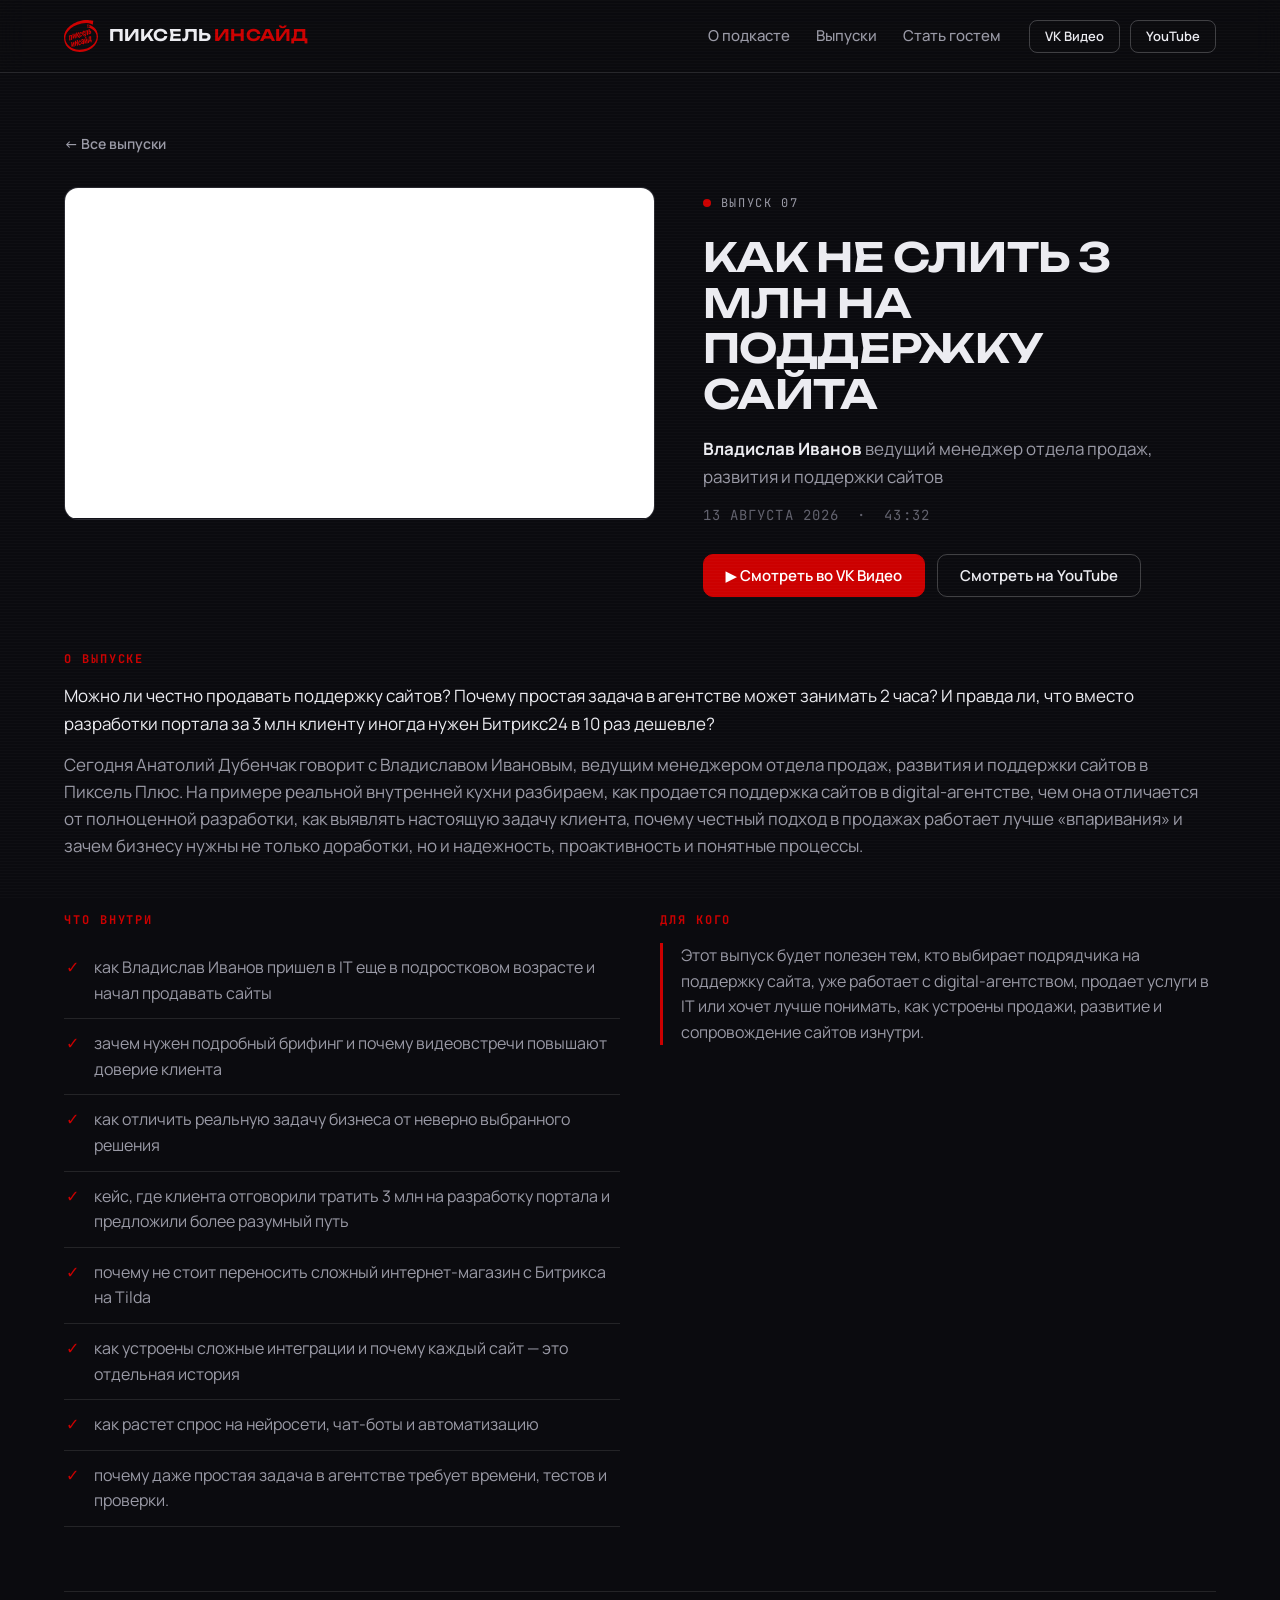
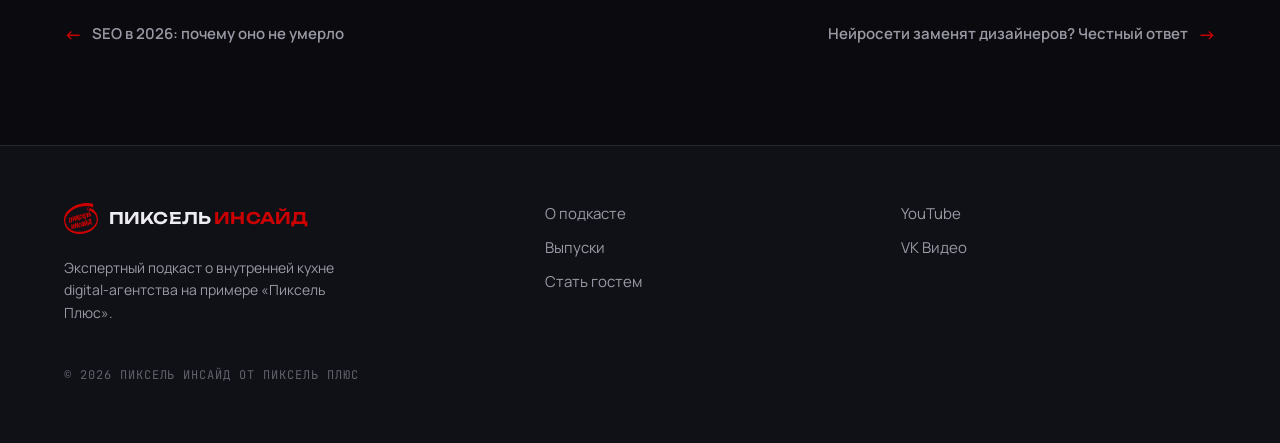
<file: episodes/kak-ne-slit-3-mln.html>
<!doctype html>
<html lang="ru">
<head>
  <meta charset="utf-8">
  <meta name="viewport" content="width=device-width, initial-scale=1">
  <meta name="color-scheme" content="dark">
  <meta name="theme-color" content="#0b0b0f">
  <title>Как не слить 3 млн на поддержку сайта — Пиксель Инсайд</title>
  <meta property="og:title" content="Как не слить 3 млн на поддержку сайта">
  <meta property="og:description" content="Можно ли честно продавать поддержку сайтов? Почему простая задача в агентстве может занимать 2 часа? И правда ли, что вместо разработки портала за 3 млн…">
  <meta property="og:type" content="website">
  <meta name="description" content="Можно ли честно продавать поддержку сайтов? Почему простая задача в агентстве может занимать 2 часа? И правда ли, что вместо разработки портала за 3 млн…">
  <script type="application/ld+json">{"@context":"https://schema.org","@type":"VideoObject","name":"Как не слить 3 млн на поддержку сайта","description":"Можно ли честно продавать поддержку сайтов? Почему простая задача в агентстве может занимать 2 часа? И правда ли, что вместо разработки портала за 3 млн клиенту иногда нужен Битрикс24 в 10 раз дешевле?","thumbnailUrl":"https://i.ytimg.com/vi/HFtok9SU1Ec/maxresdefault.jpg","uploadDate":"2026-08-13","duration":"PT43M32S","embedUrl":"https://www.youtube.com/embed/HFtok9SU1Ec"}</script>
  <link rel="icon" href="../favicon.svg" type="image/svg+xml">
  <link rel="preconnect" href="https://fonts.googleapis.com">
  <link rel="preconnect" href="https://fonts.gstatic.com" crossorigin>
  <link href="https://fonts.googleapis.com/css2?family=JetBrains+Mono:wght@400;500;700&family=Manrope:wght@400;500;600;700;800&family=Unbounded:wght@300;400;500;600;700&display=swap" rel="stylesheet">
  <link rel="stylesheet" href="../assets/css/style.css">
  <!-- Замени slug на реальный (должен совпадать с полем slug в assets/js/data.js) -->
  <script>window.EPISODE_SLUG = "kak-ne-slit-3-mln";</script>
<!-- Yandex.Metrika counter -->
<script type="text/javascript">
    (function(m,e,t,r,i,k,a){
        m[i]=m[i]||function(){(m[i].a=m[i].a||[]).push(arguments)};
        m[i].l=1*new Date();
        for (var j = 0; j < document.scripts.length; j++) {if (document.scripts[j].src === r) { return; }}
        k=e.createElement(t),a=e.getElementsByTagName(t)[0],k.async=1,k.src=r,a.parentNode.insertBefore(k,a)
    })(window, document,'script','https://mc.yandex.ru/metrika/tag.js?id=114212924', 'ym');

    ym(114212924, 'init', {ssr:true, webvisor:true, clickmap:true, ecommerce:"dataLayer", referrer: document.referrer, url: location.href, accurateTrackBounce:true, trackLinks:true});
</script>
<noscript><div><img src="https://mc.yandex.ru/watch/114212924" style="position:absolute; left:-9999px;" alt="" /></div></noscript>
<!-- /Yandex.Metrika counter -->
</head>
<body>

  <header class="site-header">
    <div class="container header">
      <a class="logo" href="/" aria-label="Пиксель Инсайд — на главную">
        <img class="logo__img" src="../assets/img/logo-inside.svg" alt="Пиксель Инсайд" width="34" height="34">
        <span class="logo__text">ПИКСЕЛЬ <em>ИНСАЙД</em></span>
      </a>
      <nav class="nav" data-nav aria-label="Основная навигация">
        <a href="../index.html#about">О подкасте</a>
        <a href="../index.html#episodes">Выпуски</a>
        <a href="../index.html#guest">Стать гостем</a>
      </nav>
      <div class="header__actions">
        <a class="btn btn--ghost btn--sm" href="https://vkvideo.ru/playlist/-28867919_51581450" target="_blank" rel="noopener">VK Видео</a>
        <a class="btn btn--ghost btn--sm" href="https://www.youtube.com/playlist?list=PLYbpMI2RbIFT_Ypv_3CT2xZS9EOxIs6-5" target="_blank" rel="noopener">YouTube</a>
      </div>
      <button class="burger" data-burger aria-label="Открыть меню" aria-expanded="false"><span></span><span></span><span></span></button>
    </div>
  </header>

  <main class="episode">
    <div class="container">
      <a class="back" href="../index.html#episodes">← Все выпуски</a>

      <article class="episode__grid">
        <div class="episode__media" data-ep-poster></div>
        <div class="episode__body">
          <p class="eyebrow"><span class="eyebrow__dot" aria-hidden="true"></span> <span data-ep-num>Выпуск</span></p>
          <h1 class="episode__title" data-ep-title></h1>
          <p class="episode__guest"><strong data-ep-guest></strong> <span data-ep-role></span></p>
          <div class="episode__meta mono">
            <span data-ep-date></span>
            <span data-ep-duration></span>
          </div>
          <div class="episode__actions">
            <a class="btn btn--primary" data-ep-vk href="#" target="_blank" rel="noopener">▶ Смотреть во VK Видео</a>
            <a class="btn btn--ghost" data-ep-youtube href="#" target="_blank" rel="noopener">Смотреть на YouTube</a>
          </div>
        </div>
      </article>

      <div class="episode__content">
        <section class="episode__block episode__block--wide">
          <h2 class="episode__block-title">О выпуске</h2>
          <div class="prose" data-ep-desc></div>
        </section>
        <section class="episode__block">
          <h2 class="episode__block-title">Что внутри</h2>
          <ul class="list-check" data-ep-inside></ul>
        </section>
        <section class="episode__block">
          <h2 class="episode__block-title">Для кого</h2>
          <p class="episode__forwhom" data-ep-forwhom></p>
        </section>
      </div>

      <nav class="episode__nav" aria-label="Навигация по выпускам">
        <a class="episode__nav-link" data-ep-prev href="#"><span class="arrow">←</span><span data-nav-title>Предыдущий выпуск</span></a>
        <a class="episode__nav-link episode__nav-link--next" data-ep-next href="#"><span data-nav-title>Следующий выпуск</span><span class="arrow">→</span></a>
      </nav>
    </div>
  </main>

  <footer class="site-footer">
    <div class="container footer">
      <div class="footer__brand">
        <a class="logo" href="/" aria-label="Пиксель Инсайд — на главную">
          <img class="logo__img" src="../assets/img/logo-inside.svg" alt="Пиксель Инсайд" width="34" height="34">
          <span class="logo__text">ПИКСЕЛЬ <em>ИНСАЙД</em></span>
        </a>
        <p class="footer__tag">Экспертный подкаст о внутренней кухне digital-агентства на примере «Пиксель Плюс».</p>
      </div>
      <nav class="footer__nav" aria-label="Навигация в подвале">
        <a href="../index.html#about">О подкасте</a>
        <a href="../index.html#episodes">Выпуски</a>
        <a href="../index.html#guest">Стать гостем</a>
      </nav>
      <nav class="footer__nav" aria-label="Платформы">
        <a href="https://www.youtube.com/playlist?list=PLYbpMI2RbIFT_Ypv_3CT2xZS9EOxIs6-5" target="_blank" rel="noopener">YouTube</a>
        <a href="https://vkvideo.ru/playlist/-28867919_51581450" target="_blank" rel="noopener">VK Видео</a>
      </nav>
      <div class="footer__meta mono">
        <p>© <span data-year></span> Пиксель Инсайд от Пиксель Плюс</p>
      </div>
    </div>
  </footer>

  <script src="../assets/js/data.js"></script>
  <script src="../assets/js/main.js"></script>
</body>
</html>
</file>
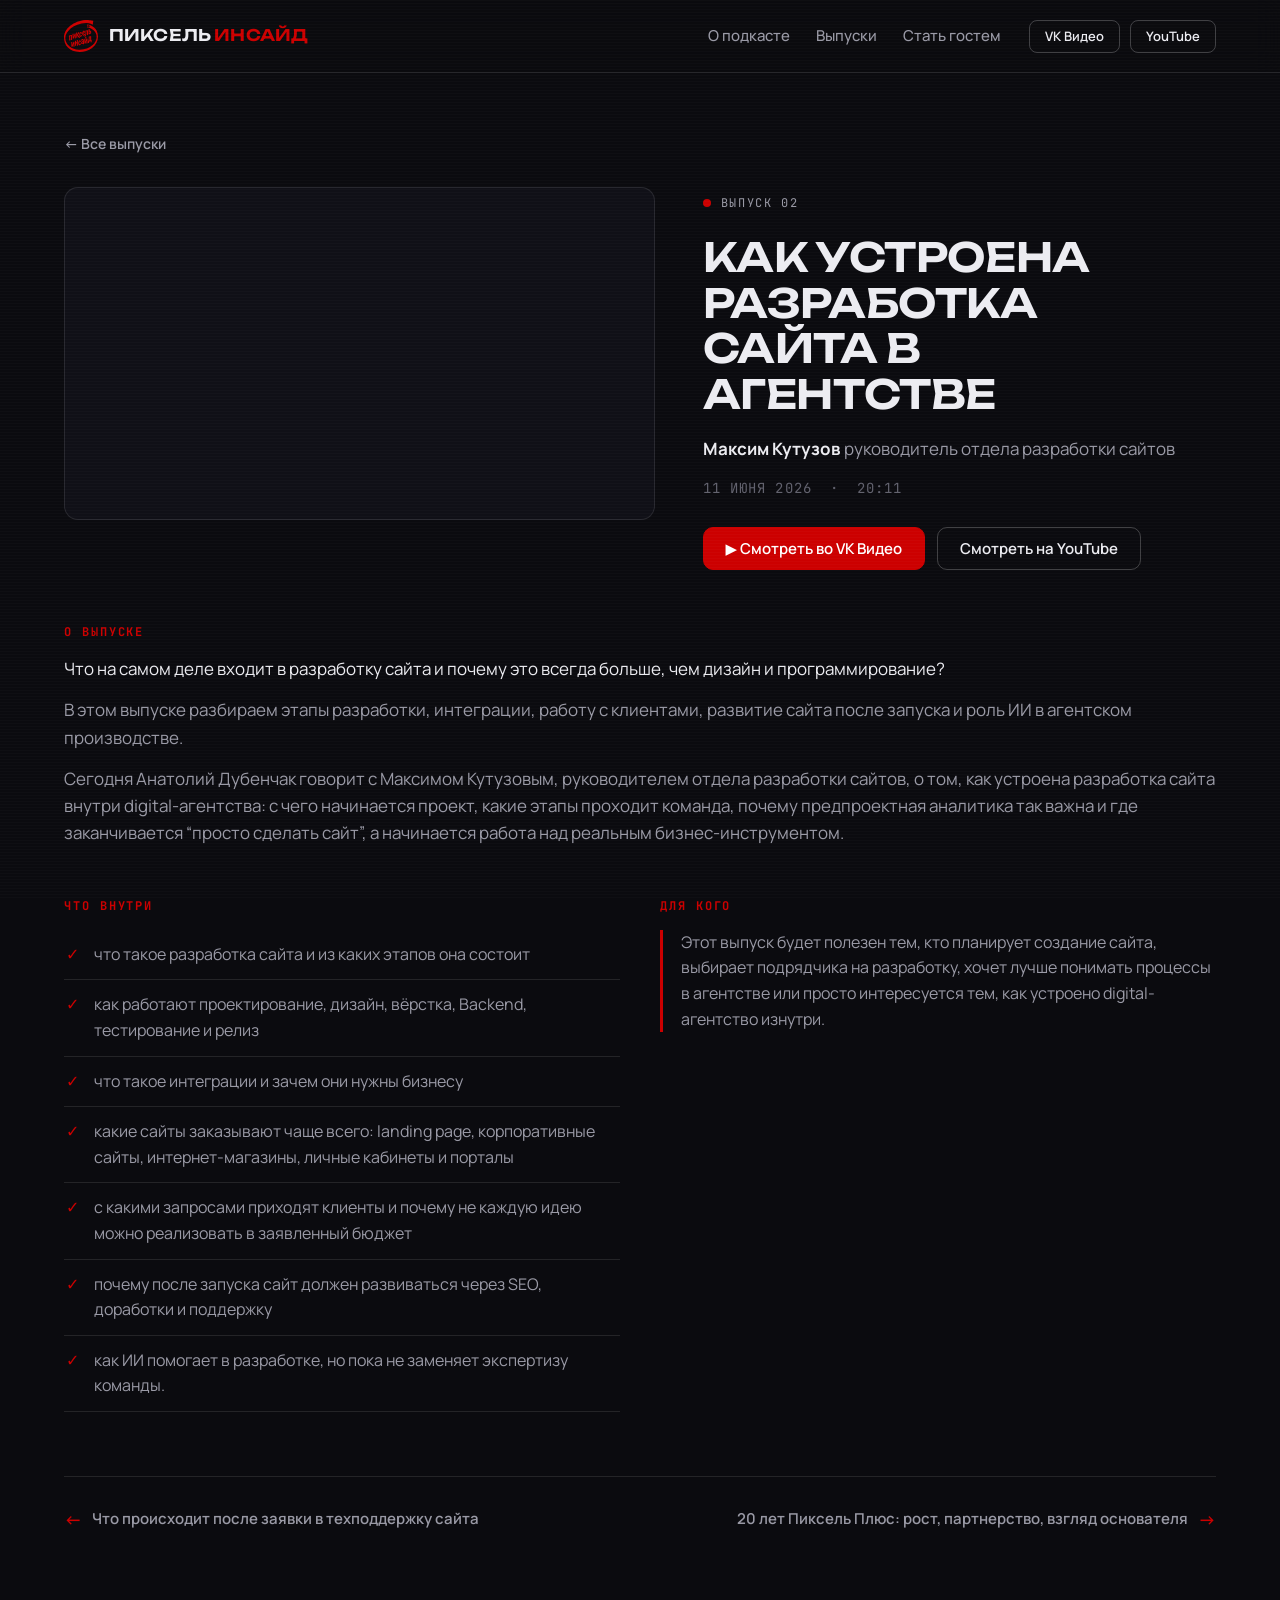
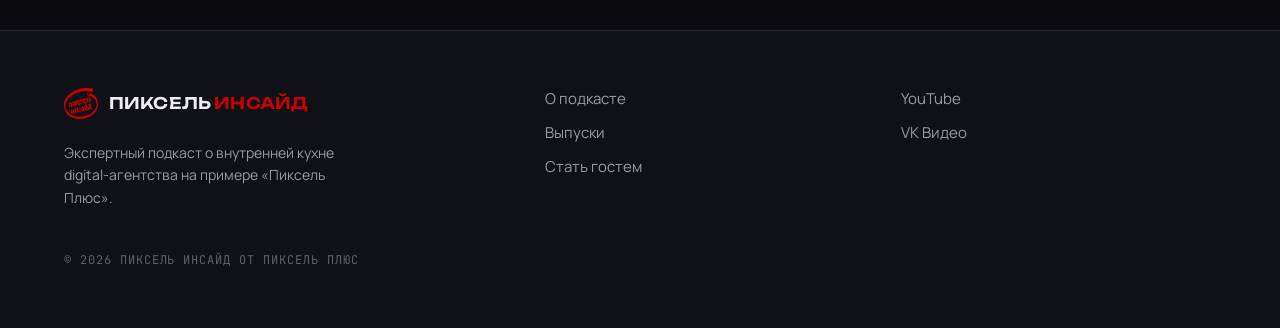
<file: episodes/kak-ustroena-razrabotka-sajta.html>
<!doctype html>
<html lang="ru">
<head>
  <meta charset="utf-8">
  <meta name="viewport" content="width=device-width, initial-scale=1">
  <meta name="color-scheme" content="dark">
  <meta name="theme-color" content="#0b0b0f">
  <title>Как устроена разработка сайта в агентстве — Пиксель Инсайд</title>
  <meta property="og:title" content="Как устроена разработка сайта в агентстве">
  <meta property="og:description" content="Что на самом деле входит в разработку сайта и почему это всегда больше, чем дизайн и программирование?">
  <meta property="og:type" content="website">
  <meta name="description" content="Что на самом деле входит в разработку сайта и почему это всегда больше, чем дизайн и программирование?">
  <script type="application/ld+json">{"@context":"https://schema.org","@type":"VideoObject","name":"Как устроена разработка сайта в агентстве","description":"Что на самом деле входит в разработку сайта и почему это всегда больше, чем дизайн и программирование?","thumbnailUrl":"https://i.ytimg.com/vi/ia_rm8-eSjg/maxresdefault.jpg","uploadDate":"2026-06-11","duration":"PT20M11S","embedUrl":"https://www.youtube.com/embed/ia_rm8-eSjg"}</script>
  <link rel="icon" href="../favicon.svg" type="image/svg+xml">
  <link rel="preconnect" href="https://fonts.googleapis.com">
  <link rel="preconnect" href="https://fonts.gstatic.com" crossorigin>
  <link href="https://fonts.googleapis.com/css2?family=JetBrains+Mono:wght@400;500;700&family=Manrope:wght@400;500;600;700;800&family=Unbounded:wght@300;400;500;600;700&display=swap" rel="stylesheet">
  <link rel="stylesheet" href="../assets/css/style.css">
  <!-- Замени slug на реальный (должен совпадать с полем slug в assets/js/data.js) -->
  <script>window.EPISODE_SLUG = "kak-ustroena-razrabotka-sajta";</script>
<!-- Yandex.Metrika counter -->
<script type="text/javascript">
    (function(m,e,t,r,i,k,a){
        m[i]=m[i]||function(){(m[i].a=m[i].a||[]).push(arguments)};
        m[i].l=1*new Date();
        for (var j = 0; j < document.scripts.length; j++) {if (document.scripts[j].src === r) { return; }}
        k=e.createElement(t),a=e.getElementsByTagName(t)[0],k.async=1,k.src=r,a.parentNode.insertBefore(k,a)
    })(window, document,'script','https://mc.yandex.ru/metrika/tag.js?id=114212924', 'ym');

    ym(114212924, 'init', {ssr:true, webvisor:true, clickmap:true, ecommerce:"dataLayer", referrer: document.referrer, url: location.href, accurateTrackBounce:true, trackLinks:true});
</script>
<noscript><div><img src="https://mc.yandex.ru/watch/114212924" style="position:absolute; left:-9999px;" alt="" /></div></noscript>
<!-- /Yandex.Metrika counter -->
</head>
<body>

  <header class="site-header">
    <div class="container header">
      <a class="logo" href="/" aria-label="Пиксель Инсайд — на главную">
        <img class="logo__img" src="../assets/img/logo-inside.svg" alt="Пиксель Инсайд" width="34" height="34">
        <span class="logo__text">ПИКСЕЛЬ <em>ИНСАЙД</em></span>
      </a>
      <nav class="nav" data-nav aria-label="Основная навигация">
        <a href="../index.html#about">О подкасте</a>
        <a href="../index.html#episodes">Выпуски</a>
        <a href="../index.html#guest">Стать гостем</a>
      </nav>
      <div class="header__actions">
        <a class="btn btn--ghost btn--sm" href="https://vkvideo.ru/playlist/-28867919_51581450" target="_blank" rel="noopener">VK Видео</a>
        <a class="btn btn--ghost btn--sm" href="https://www.youtube.com/playlist?list=PLYbpMI2RbIFT_Ypv_3CT2xZS9EOxIs6-5" target="_blank" rel="noopener">YouTube</a>
      </div>
      <button class="burger" data-burger aria-label="Открыть меню" aria-expanded="false"><span></span><span></span><span></span></button>
    </div>
  </header>

  <main class="episode">
    <div class="container">
      <a class="back" href="../index.html#episodes">← Все выпуски</a>

      <article class="episode__grid">
        <div class="episode__media" data-ep-poster></div>
        <div class="episode__body">
          <p class="eyebrow"><span class="eyebrow__dot" aria-hidden="true"></span> <span data-ep-num>Выпуск</span></p>
          <h1 class="episode__title" data-ep-title></h1>
          <p class="episode__guest"><strong data-ep-guest></strong> <span data-ep-role></span></p>
          <div class="episode__meta mono">
            <span data-ep-date></span>
            <span data-ep-duration></span>
          </div>
          <div class="episode__actions">
            <a class="btn btn--primary" data-ep-vk href="#" target="_blank" rel="noopener">▶ Смотреть во VK Видео</a>
            <a class="btn btn--ghost" data-ep-youtube href="#" target="_blank" rel="noopener">Смотреть на YouTube</a>
          </div>
        </div>
      </article>

      <div class="episode__content">
        <section class="episode__block episode__block--wide">
          <h2 class="episode__block-title">О выпуске</h2>
          <div class="prose" data-ep-desc></div>
        </section>
        <section class="episode__block">
          <h2 class="episode__block-title">Что внутри</h2>
          <ul class="list-check" data-ep-inside></ul>
        </section>
        <section class="episode__block">
          <h2 class="episode__block-title">Для кого</h2>
          <p class="episode__forwhom" data-ep-forwhom></p>
        </section>
      </div>

      <nav class="episode__nav" aria-label="Навигация по выпускам">
        <a class="episode__nav-link" data-ep-prev href="#"><span class="arrow">←</span><span data-nav-title>Предыдущий выпуск</span></a>
        <a class="episode__nav-link episode__nav-link--next" data-ep-next href="#"><span data-nav-title>Следующий выпуск</span><span class="arrow">→</span></a>
      </nav>
    </div>
  </main>

  <footer class="site-footer">
    <div class="container footer">
      <div class="footer__brand">
        <a class="logo" href="/" aria-label="Пиксель Инсайд — на главную">
          <img class="logo__img" src="../assets/img/logo-inside.svg" alt="Пиксель Инсайд" width="34" height="34">
          <span class="logo__text">ПИКСЕЛЬ <em>ИНСАЙД</em></span>
        </a>
        <p class="footer__tag">Экспертный подкаст о внутренней кухне digital-агентства на примере «Пиксель Плюс».</p>
      </div>
      <nav class="footer__nav" aria-label="Навигация в подвале">
        <a href="../index.html#about">О подкасте</a>
        <a href="../index.html#episodes">Выпуски</a>
        <a href="../index.html#guest">Стать гостем</a>
      </nav>
      <nav class="footer__nav" aria-label="Платформы">
        <a href="https://www.youtube.com/playlist?list=PLYbpMI2RbIFT_Ypv_3CT2xZS9EOxIs6-5" target="_blank" rel="noopener">YouTube</a>
        <a href="https://vkvideo.ru/playlist/-28867919_51581450" target="_blank" rel="noopener">VK Видео</a>
      </nav>
      <div class="footer__meta mono">
        <p>© <span data-year></span> Пиксель Инсайд от Пиксель Плюс</p>
      </div>
    </div>
  </footer>

  <script src="../assets/js/data.js"></script>
  <script src="../assets/js/main.js"></script>
</body>
</html>
</file>
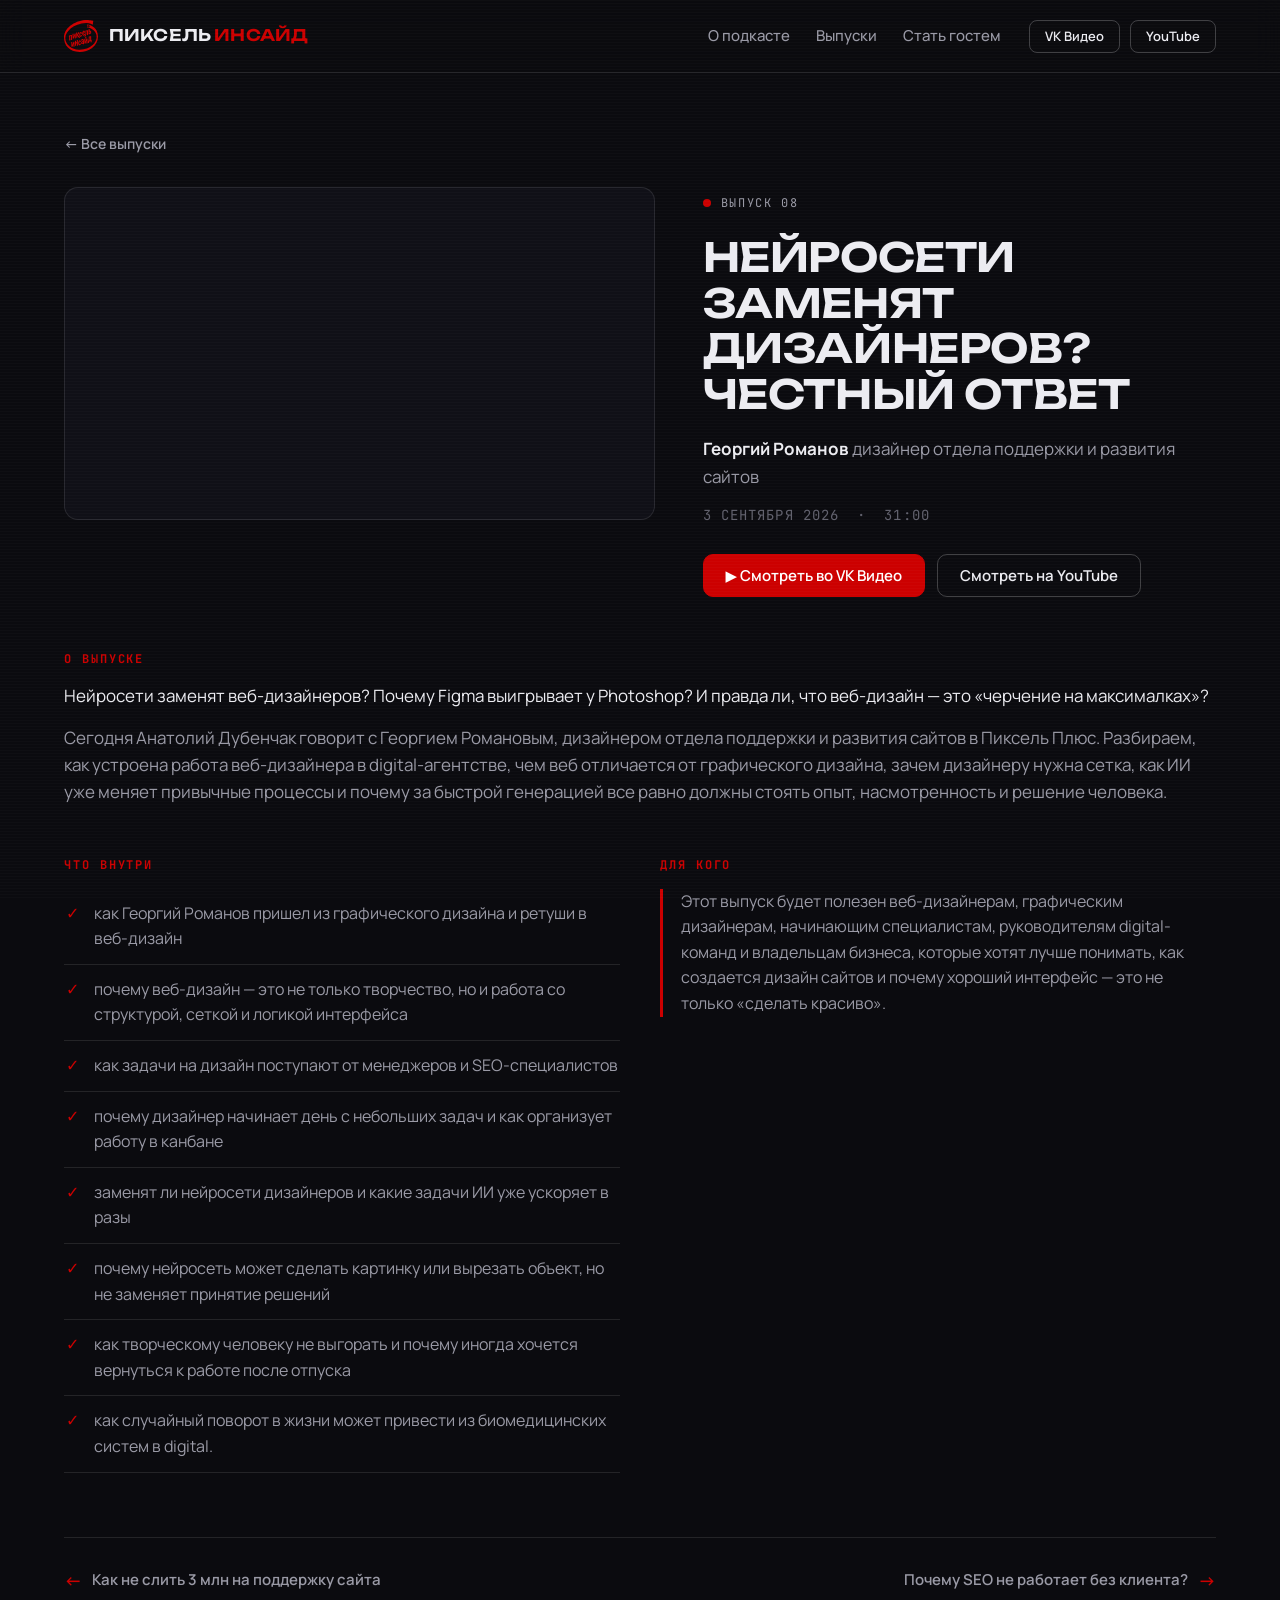
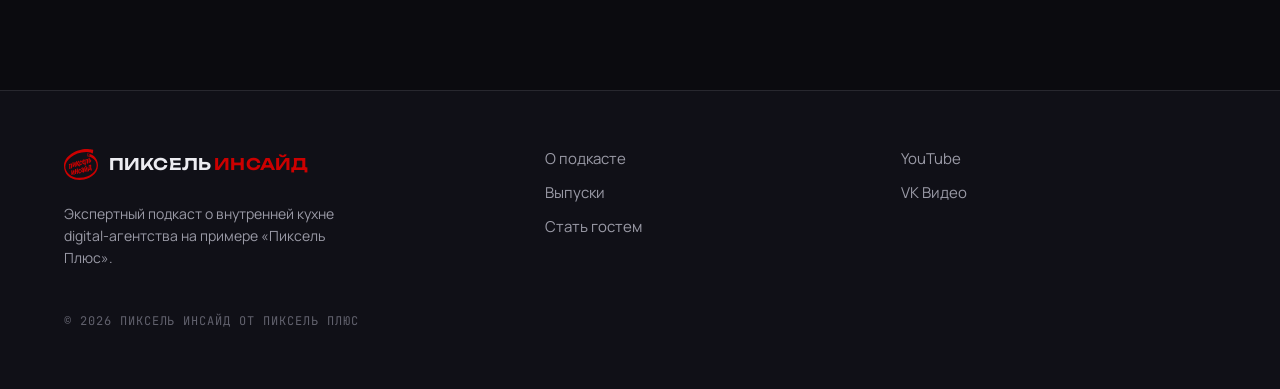
<file: episodes/nejroseti-i-dizajn.html>
<!doctype html>
<html lang="ru">
<head>
  <meta charset="utf-8">
  <meta name="viewport" content="width=device-width, initial-scale=1">
  <meta name="color-scheme" content="dark">
  <meta name="theme-color" content="#0b0b0f">
  <title>Нейросети заменят дизайнеров? Честный ответ — Пиксель Инсайд</title>
  <meta property="og:title" content="Нейросети заменят дизайнеров? Честный ответ">
  <meta property="og:description" content="Нейросети заменят веб-дизайнеров? Почему Figma выигрывает у Photoshop? И правда ли, что веб-дизайн — это «черчение на максималках»?">
  <meta property="og:type" content="website">
  <meta name="description" content="Нейросети заменят веб-дизайнеров? Почему Figma выигрывает у Photoshop? И правда ли, что веб-дизайн — это «черчение на максималках»?">
  <script type="application/ld+json">{"@context":"https://schema.org","@type":"VideoObject","name":"Нейросети заменят дизайнеров? Честный ответ","description":"Нейросети заменят веб-дизайнеров? Почему Figma выигрывает у Photoshop? И правда ли, что веб-дизайн — это «черчение на максималках»?","thumbnailUrl":"https://i.ytimg.com/vi/Yd0E6e8nugs/maxresdefault.jpg","uploadDate":"2026-09-03","duration":"PT31M0S","embedUrl":"https://www.youtube.com/embed/Yd0E6e8nugs"}</script>
  <link rel="icon" href="../favicon.svg" type="image/svg+xml">
  <link rel="preconnect" href="https://fonts.googleapis.com">
  <link rel="preconnect" href="https://fonts.gstatic.com" crossorigin>
  <link href="https://fonts.googleapis.com/css2?family=JetBrains+Mono:wght@400;500;700&family=Manrope:wght@400;500;600;700;800&family=Unbounded:wght@300;400;500;600;700&display=swap" rel="stylesheet">
  <link rel="stylesheet" href="../assets/css/style.css">
  <!-- Замени slug на реальный (должен совпадать с полем slug в assets/js/data.js) -->
  <script>window.EPISODE_SLUG = "nejroseti-i-dizajn";</script>
<!-- Yandex.Metrika counter -->
<script type="text/javascript">
    (function(m,e,t,r,i,k,a){
        m[i]=m[i]||function(){(m[i].a=m[i].a||[]).push(arguments)};
        m[i].l=1*new Date();
        for (var j = 0; j < document.scripts.length; j++) {if (document.scripts[j].src === r) { return; }}
        k=e.createElement(t),a=e.getElementsByTagName(t)[0],k.async=1,k.src=r,a.parentNode.insertBefore(k,a)
    })(window, document,'script','https://mc.yandex.ru/metrika/tag.js?id=114212924', 'ym');

    ym(114212924, 'init', {ssr:true, webvisor:true, clickmap:true, ecommerce:"dataLayer", referrer: document.referrer, url: location.href, accurateTrackBounce:true, trackLinks:true});
</script>
<noscript><div><img src="https://mc.yandex.ru/watch/114212924" style="position:absolute; left:-9999px;" alt="" /></div></noscript>
<!-- /Yandex.Metrika counter -->
</head>
<body>

  <header class="site-header">
    <div class="container header">
      <a class="logo" href="/" aria-label="Пиксель Инсайд — на главную">
        <img class="logo__img" src="../assets/img/logo-inside.svg" alt="Пиксель Инсайд" width="34" height="34">
        <span class="logo__text">ПИКСЕЛЬ <em>ИНСАЙД</em></span>
      </a>
      <nav class="nav" data-nav aria-label="Основная навигация">
        <a href="../index.html#about">О подкасте</a>
        <a href="../index.html#episodes">Выпуски</a>
        <a href="../index.html#guest">Стать гостем</a>
      </nav>
      <div class="header__actions">
        <a class="btn btn--ghost btn--sm" href="https://vkvideo.ru/playlist/-28867919_51581450" target="_blank" rel="noopener">VK Видео</a>
        <a class="btn btn--ghost btn--sm" href="https://www.youtube.com/playlist?list=PLYbpMI2RbIFT_Ypv_3CT2xZS9EOxIs6-5" target="_blank" rel="noopener">YouTube</a>
      </div>
      <button class="burger" data-burger aria-label="Открыть меню" aria-expanded="false"><span></span><span></span><span></span></button>
    </div>
  </header>

  <main class="episode">
    <div class="container">
      <a class="back" href="../index.html#episodes">← Все выпуски</a>

      <article class="episode__grid">
        <div class="episode__media" data-ep-poster></div>
        <div class="episode__body">
          <p class="eyebrow"><span class="eyebrow__dot" aria-hidden="true"></span> <span data-ep-num>Выпуск</span></p>
          <h1 class="episode__title" data-ep-title></h1>
          <p class="episode__guest"><strong data-ep-guest></strong> <span data-ep-role></span></p>
          <div class="episode__meta mono">
            <span data-ep-date></span>
            <span data-ep-duration></span>
          </div>
          <div class="episode__actions">
            <a class="btn btn--primary" data-ep-vk href="#" target="_blank" rel="noopener">▶ Смотреть во VK Видео</a>
            <a class="btn btn--ghost" data-ep-youtube href="#" target="_blank" rel="noopener">Смотреть на YouTube</a>
          </div>
        </div>
      </article>

      <div class="episode__content">
        <section class="episode__block episode__block--wide">
          <h2 class="episode__block-title">О выпуске</h2>
          <div class="prose" data-ep-desc></div>
        </section>
        <section class="episode__block">
          <h2 class="episode__block-title">Что внутри</h2>
          <ul class="list-check" data-ep-inside></ul>
        </section>
        <section class="episode__block">
          <h2 class="episode__block-title">Для кого</h2>
          <p class="episode__forwhom" data-ep-forwhom></p>
        </section>
      </div>

      <nav class="episode__nav" aria-label="Навигация по выпускам">
        <a class="episode__nav-link" data-ep-prev href="#"><span class="arrow">←</span><span data-nav-title>Предыдущий выпуск</span></a>
        <a class="episode__nav-link episode__nav-link--next" data-ep-next href="#"><span data-nav-title>Следующий выпуск</span><span class="arrow">→</span></a>
      </nav>
    </div>
  </main>

  <footer class="site-footer">
    <div class="container footer">
      <div class="footer__brand">
        <a class="logo" href="/" aria-label="Пиксель Инсайд — на главную">
          <img class="logo__img" src="../assets/img/logo-inside.svg" alt="Пиксель Инсайд" width="34" height="34">
          <span class="logo__text">ПИКСЕЛЬ <em>ИНСАЙД</em></span>
        </a>
        <p class="footer__tag">Экспертный подкаст о внутренней кухне digital-агентства на примере «Пиксель Плюс».</p>
      </div>
      <nav class="footer__nav" aria-label="Навигация в подвале">
        <a href="../index.html#about">О подкасте</a>
        <a href="../index.html#episodes">Выпуски</a>
        <a href="../index.html#guest">Стать гостем</a>
      </nav>
      <nav class="footer__nav" aria-label="Платформы">
        <a href="https://www.youtube.com/playlist?list=PLYbpMI2RbIFT_Ypv_3CT2xZS9EOxIs6-5" target="_blank" rel="noopener">YouTube</a>
        <a href="https://vkvideo.ru/playlist/-28867919_51581450" target="_blank" rel="noopener">VK Видео</a>
      </nav>
      <div class="footer__meta mono">
        <p>© <span data-year></span> Пиксель Инсайд от Пиксель Плюс</p>
      </div>
    </div>
  </footer>

  <script src="../assets/js/data.js"></script>
  <script src="../assets/js/main.js"></script>
</body>
</html>
</file>
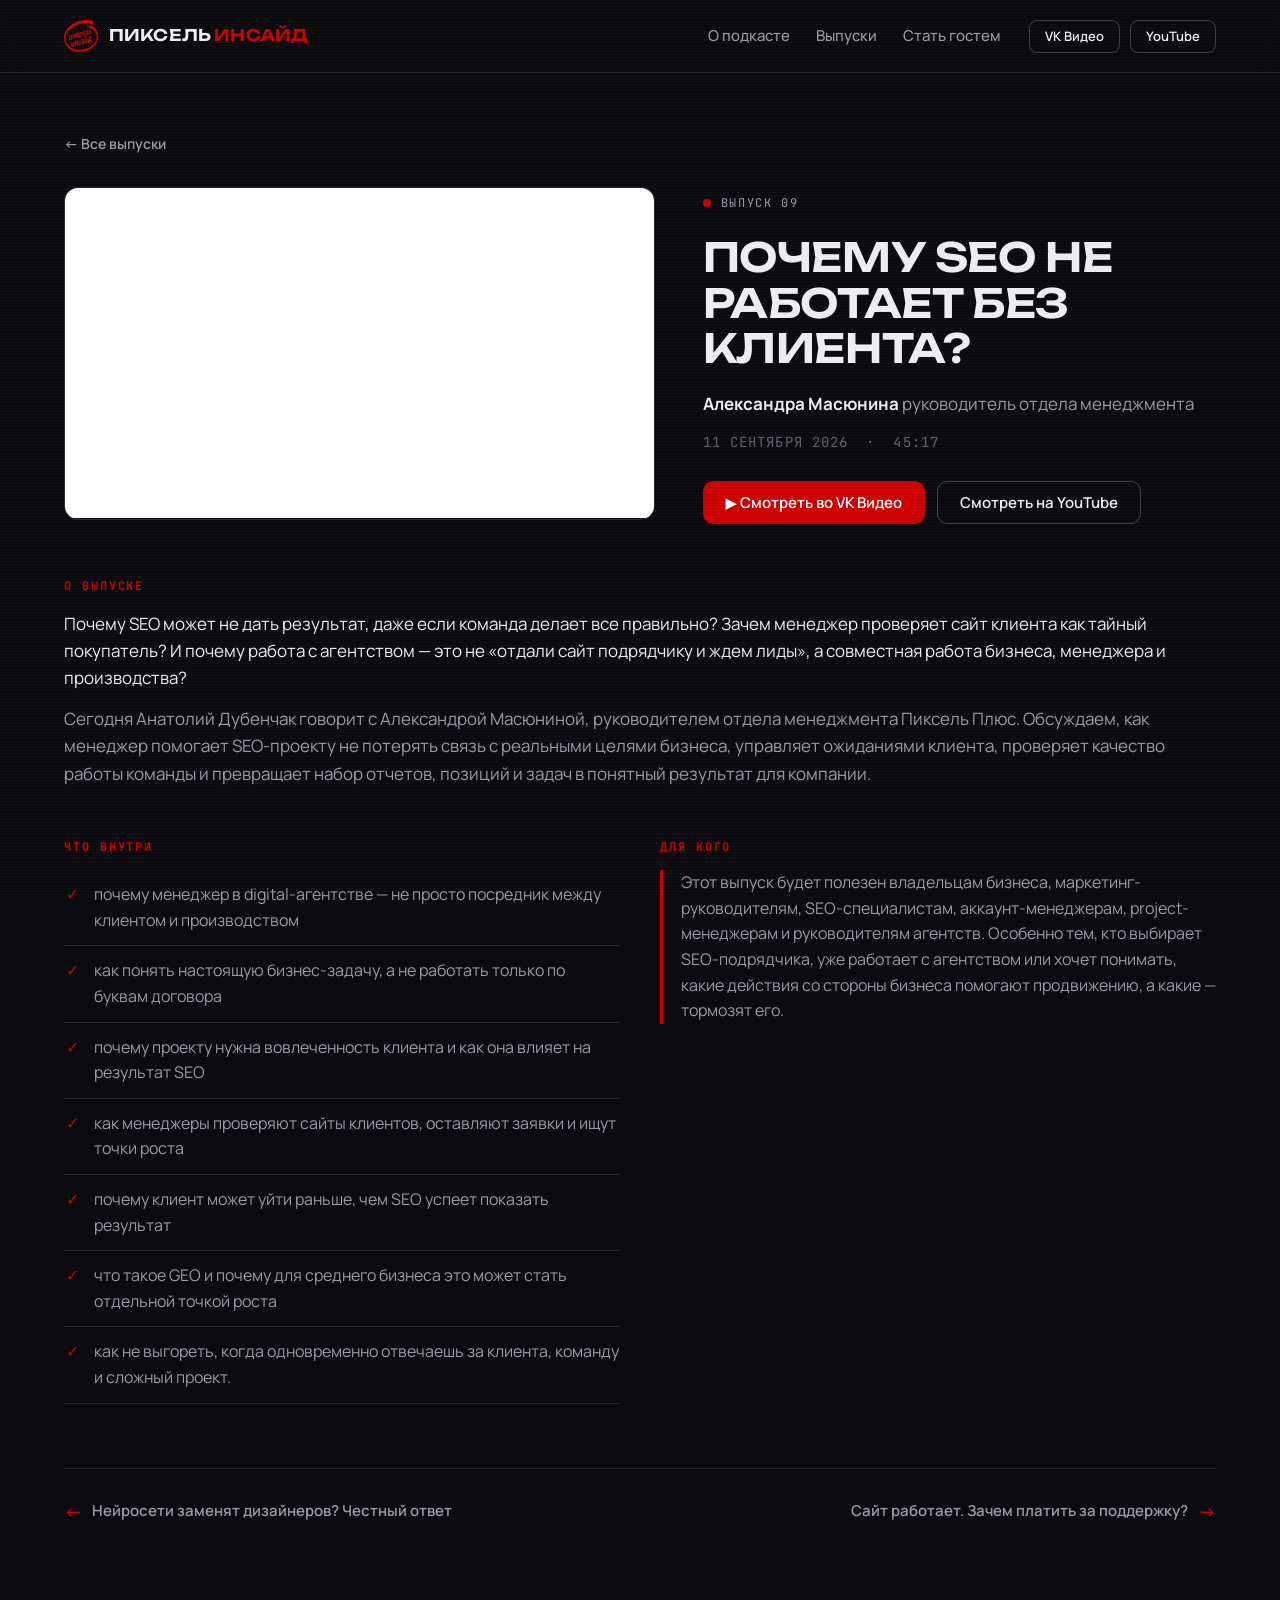
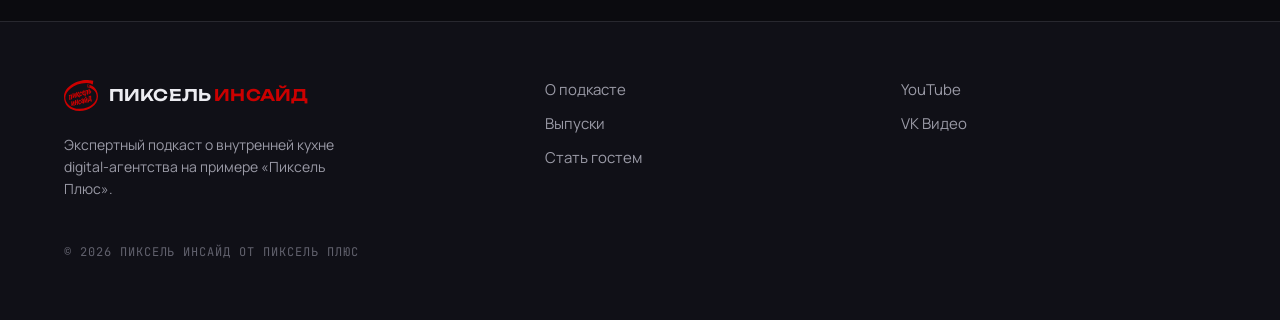
<file: episodes/pochemu-seo-bez-klienta.html>
<!doctype html>
<html lang="ru">
<head>
  <meta charset="utf-8">
  <meta name="viewport" content="width=device-width, initial-scale=1">
  <meta name="color-scheme" content="dark">
  <meta name="theme-color" content="#0b0b0f">
  <title>Почему SEO не работает без клиента? — Пиксель Инсайд</title>
  <meta property="og:title" content="Почему SEO не работает без клиента?">
  <meta property="og:description" content="Почему SEO может не дать результат, даже если команда делает все правильно? Зачем менеджер проверяет сайт клиента как тайный покупатель? И почему работа…">
  <meta property="og:type" content="website">
  <meta name="description" content="Почему SEO может не дать результат, даже если команда делает все правильно? Зачем менеджер проверяет сайт клиента как тайный покупатель? И почему работа…">
  <script type="application/ld+json">{"@context":"https://schema.org","@type":"VideoObject","name":"Почему SEO не работает без клиента?","description":"Почему SEO может не дать результат, даже если команда делает все правильно? Зачем менеджер проверяет сайт клиента как тайный покупатель? И почему работа с агентством — это не «отдали сайт подрядчику и ждем лиды», а совместная работа бизнеса, менеджера и производства?","thumbnailUrl":"https://i.ytimg.com/vi/-6dV3Pa3184/maxresdefault.jpg","uploadDate":"2026-09-11","duration":"PT45M17S","embedUrl":"https://www.youtube.com/embed/-6dV3Pa3184"}</script>
  <link rel="icon" href="../favicon.svg" type="image/svg+xml">
  <link rel="preconnect" href="https://fonts.googleapis.com">
  <link rel="preconnect" href="https://fonts.gstatic.com" crossorigin>
  <link href="https://fonts.googleapis.com/css2?family=JetBrains+Mono:wght@400;500;700&family=Manrope:wght@400;500;600;700;800&family=Unbounded:wght@300;400;500;600;700&display=swap" rel="stylesheet">
  <link rel="stylesheet" href="../assets/css/style.css">
  <!-- Замени slug на реальный (должен совпадать с полем slug в assets/js/data.js) -->
  <script>window.EPISODE_SLUG = "pochemu-seo-bez-klienta";</script>
<!-- Yandex.Metrika counter -->
<script type="text/javascript">
    (function(m,e,t,r,i,k,a){
        m[i]=m[i]||function(){(m[i].a=m[i].a||[]).push(arguments)};
        m[i].l=1*new Date();
        for (var j = 0; j < document.scripts.length; j++) {if (document.scripts[j].src === r) { return; }}
        k=e.createElement(t),a=e.getElementsByTagName(t)[0],k.async=1,k.src=r,a.parentNode.insertBefore(k,a)
    })(window, document,'script','https://mc.yandex.ru/metrika/tag.js?id=114212924', 'ym');

    ym(114212924, 'init', {ssr:true, webvisor:true, clickmap:true, ecommerce:"dataLayer", referrer: document.referrer, url: location.href, accurateTrackBounce:true, trackLinks:true});
</script>
<noscript><div><img src="https://mc.yandex.ru/watch/114212924" style="position:absolute; left:-9999px;" alt="" /></div></noscript>
<!-- /Yandex.Metrika counter -->
</head>
<body>

  <header class="site-header">
    <div class="container header">
      <a class="logo" href="/" aria-label="Пиксель Инсайд — на главную">
        <img class="logo__img" src="../assets/img/logo-inside.svg" alt="Пиксель Инсайд" width="34" height="34">
        <span class="logo__text">ПИКСЕЛЬ <em>ИНСАЙД</em></span>
      </a>
      <nav class="nav" data-nav aria-label="Основная навигация">
        <a href="../index.html#about">О подкасте</a>
        <a href="../index.html#episodes">Выпуски</a>
        <a href="../index.html#guest">Стать гостем</a>
      </nav>
      <div class="header__actions">
        <a class="btn btn--ghost btn--sm" href="https://vkvideo.ru/playlist/-28867919_51581450" target="_blank" rel="noopener">VK Видео</a>
        <a class="btn btn--ghost btn--sm" href="https://www.youtube.com/playlist?list=PLYbpMI2RbIFT_Ypv_3CT2xZS9EOxIs6-5" target="_blank" rel="noopener">YouTube</a>
      </div>
      <button class="burger" data-burger aria-label="Открыть меню" aria-expanded="false"><span></span><span></span><span></span></button>
    </div>
  </header>

  <main class="episode">
    <div class="container">
      <a class="back" href="../index.html#episodes">← Все выпуски</a>

      <article class="episode__grid">
        <div class="episode__media" data-ep-poster></div>
        <div class="episode__body">
          <p class="eyebrow"><span class="eyebrow__dot" aria-hidden="true"></span> <span data-ep-num>Выпуск</span></p>
          <h1 class="episode__title" data-ep-title></h1>
          <p class="episode__guest"><strong data-ep-guest></strong> <span data-ep-role></span></p>
          <div class="episode__meta mono">
            <span data-ep-date></span>
            <span data-ep-duration></span>
          </div>
          <div class="episode__actions">
            <a class="btn btn--primary" data-ep-vk href="#" target="_blank" rel="noopener">▶ Смотреть во VK Видео</a>
            <a class="btn btn--ghost" data-ep-youtube href="#" target="_blank" rel="noopener">Смотреть на YouTube</a>
          </div>
        </div>
      </article>

      <div class="episode__content">
        <section class="episode__block episode__block--wide">
          <h2 class="episode__block-title">О выпуске</h2>
          <div class="prose" data-ep-desc></div>
        </section>
        <section class="episode__block">
          <h2 class="episode__block-title">Что внутри</h2>
          <ul class="list-check" data-ep-inside></ul>
        </section>
        <section class="episode__block">
          <h2 class="episode__block-title">Для кого</h2>
          <p class="episode__forwhom" data-ep-forwhom></p>
        </section>
      </div>

      <nav class="episode__nav" aria-label="Навигация по выпускам">
        <a class="episode__nav-link" data-ep-prev href="#"><span class="arrow">←</span><span data-nav-title>Предыдущий выпуск</span></a>
        <a class="episode__nav-link episode__nav-link--next" data-ep-next href="#"><span data-nav-title>Следующий выпуск</span><span class="arrow">→</span></a>
      </nav>
    </div>
  </main>

  <footer class="site-footer">
    <div class="container footer">
      <div class="footer__brand">
        <a class="logo" href="/" aria-label="Пиксель Инсайд — на главную">
          <img class="logo__img" src="../assets/img/logo-inside.svg" alt="Пиксель Инсайд" width="34" height="34">
          <span class="logo__text">ПИКСЕЛЬ <em>ИНСАЙД</em></span>
        </a>
        <p class="footer__tag">Экспертный подкаст о внутренней кухне digital-агентства на примере «Пиксель Плюс».</p>
      </div>
      <nav class="footer__nav" aria-label="Навигация в подвале">
        <a href="../index.html#about">О подкасте</a>
        <a href="../index.html#episodes">Выпуски</a>
        <a href="../index.html#guest">Стать гостем</a>
      </nav>
      <nav class="footer__nav" aria-label="Платформы">
        <a href="https://www.youtube.com/playlist?list=PLYbpMI2RbIFT_Ypv_3CT2xZS9EOxIs6-5" target="_blank" rel="noopener">YouTube</a>
        <a href="https://vkvideo.ru/playlist/-28867919_51581450" target="_blank" rel="noopener">VK Видео</a>
      </nav>
      <div class="footer__meta mono">
        <p>© <span data-year></span> Пиксель Инсайд от Пиксель Плюс</p>
      </div>
    </div>
  </footer>

  <script src="../assets/js/data.js"></script>
  <script src="../assets/js/main.js"></script>
</body>
</html>
</file>
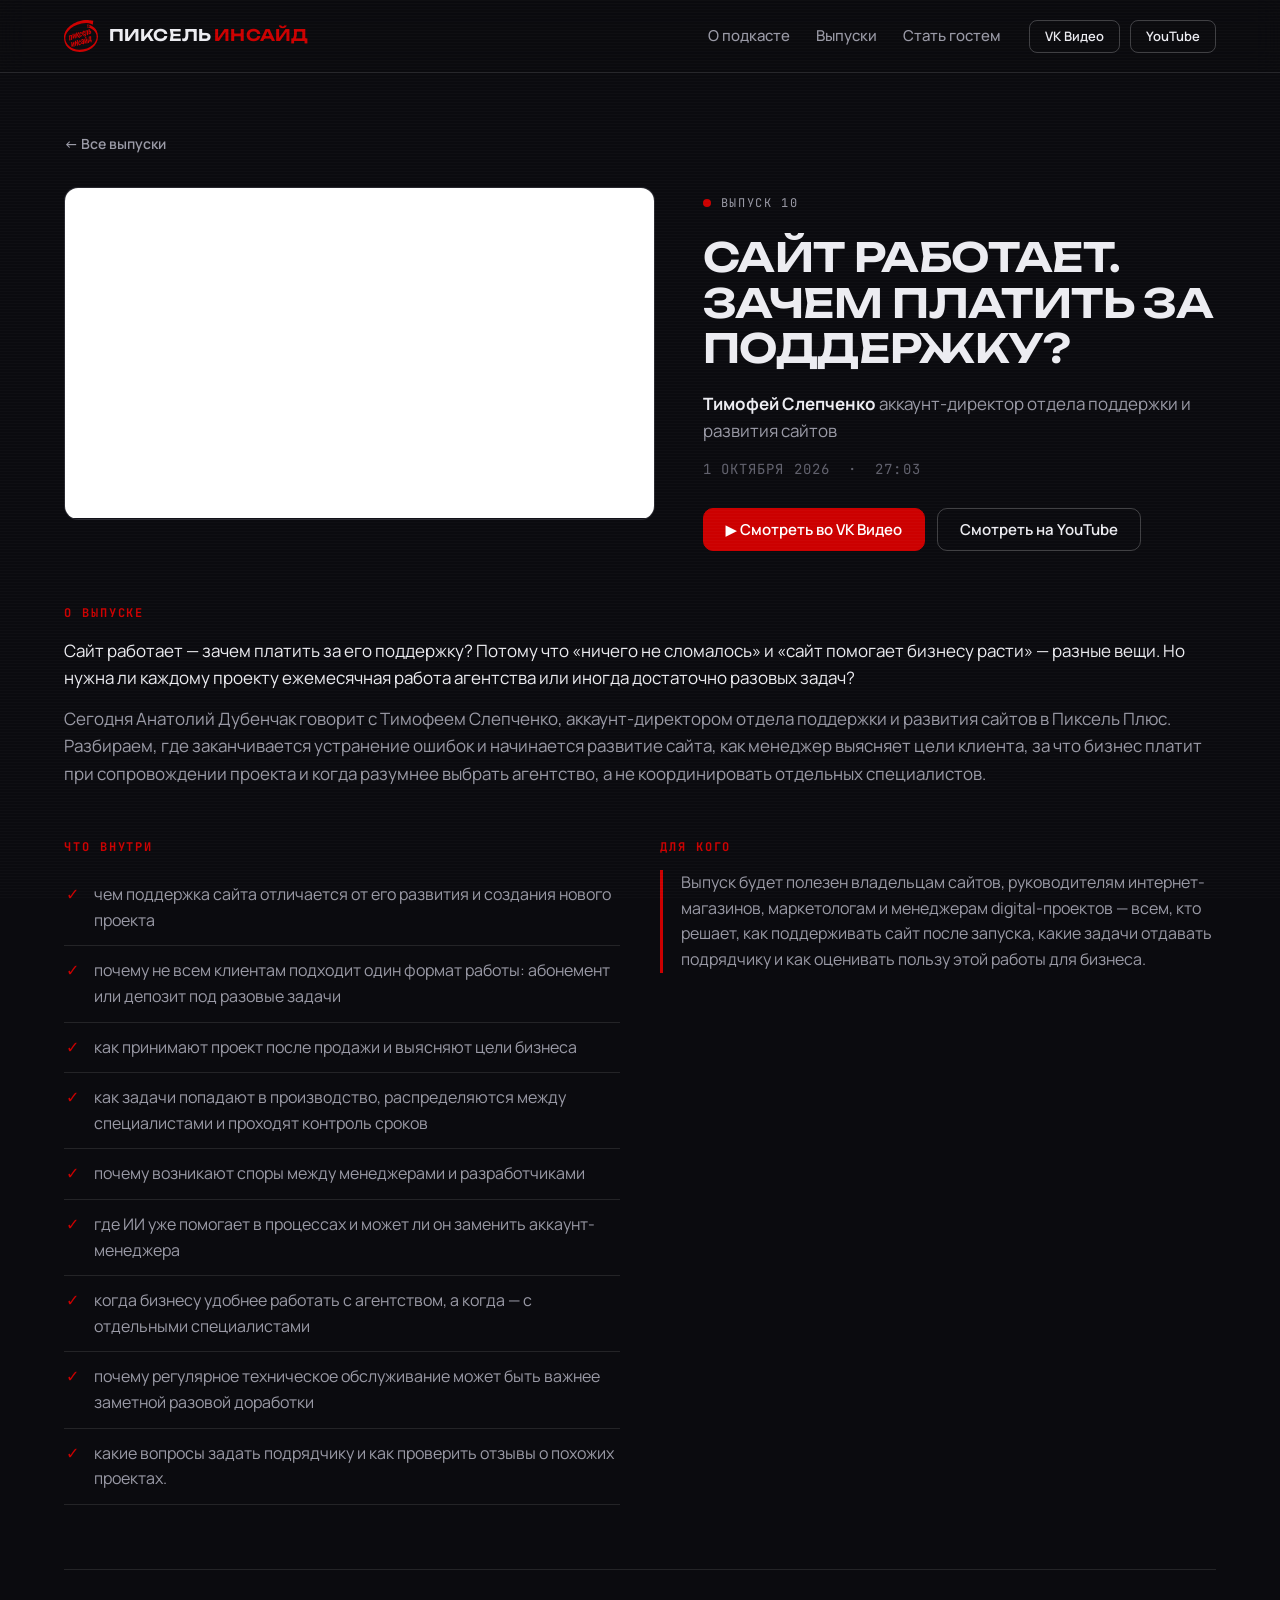
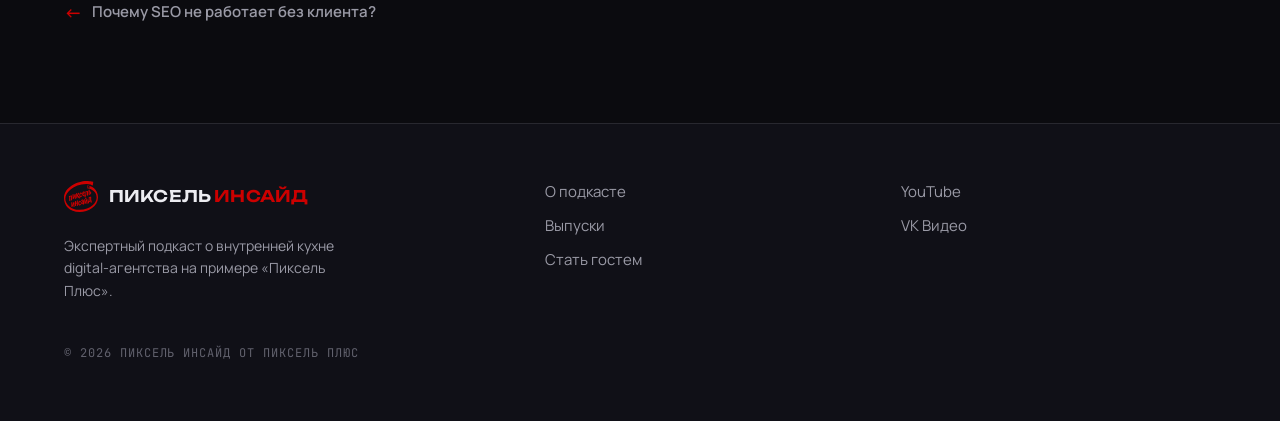
<file: episodes/sajt-rabotaet-podderzhka.html>
<!doctype html>
<html lang="ru">
<head>
  <meta charset="utf-8">
  <meta name="viewport" content="width=device-width, initial-scale=1">
  <meta name="color-scheme" content="dark">
  <meta name="theme-color" content="#0b0b0f">
  <title>Сайт работает. Зачем платить за поддержку? — Пиксель Инсайд</title>
  <meta property="og:title" content="Сайт работает. Зачем платить за поддержку?">
  <meta property="og:description" content="Сайт работает — зачем платить за его поддержку? Потому что «ничего не сломалось» и «сайт помогает бизнесу расти» — разные вещи. Но нужна ли каждому прое…">
  <meta property="og:type" content="website">
  <meta name="description" content="Сайт работает — зачем платить за его поддержку? Потому что «ничего не сломалось» и «сайт помогает бизнесу расти» — разные вещи. Но нужна ли каждому прое…">
  <script type="application/ld+json">{"@context":"https://schema.org","@type":"VideoObject","name":"Сайт работает. Зачем платить за поддержку?","description":"Сайт работает — зачем платить за его поддержку? Потому что «ничего не сломалось» и «сайт помогает бизнесу расти» — разные вещи. Но нужна ли каждому проекту ежемесячная работа агентства или иногда достаточно разовых задач?","thumbnailUrl":"https://i.ytimg.com/vi/k2giobPJ9X0/maxresdefault.jpg","uploadDate":"2026-10-01","duration":"PT27M3S","embedUrl":"https://www.youtube.com/embed/k2giobPJ9X0"}</script>
  <link rel="icon" href="../favicon.svg" type="image/svg+xml">
  <link rel="preconnect" href="https://fonts.googleapis.com">
  <link rel="preconnect" href="https://fonts.gstatic.com" crossorigin>
  <link href="https://fonts.googleapis.com/css2?family=JetBrains+Mono:wght@400;500;700&family=Manrope:wght@400;500;600;700;800&family=Unbounded:wght@300;400;500;600;700&display=swap" rel="stylesheet">
  <link rel="stylesheet" href="../assets/css/style.css">
  <!-- Замени slug на реальный (должен совпадать с полем slug в assets/js/data.js) -->
  <script>window.EPISODE_SLUG = "sajt-rabotaet-podderzhka";</script>
<!-- Yandex.Metrika counter -->
<script type="text/javascript">
    (function(m,e,t,r,i,k,a){
        m[i]=m[i]||function(){(m[i].a=m[i].a||[]).push(arguments)};
        m[i].l=1*new Date();
        for (var j = 0; j < document.scripts.length; j++) {if (document.scripts[j].src === r) { return; }}
        k=e.createElement(t),a=e.getElementsByTagName(t)[0],k.async=1,k.src=r,a.parentNode.insertBefore(k,a)
    })(window, document,'script','https://mc.yandex.ru/metrika/tag.js?id=114212924', 'ym');

    ym(114212924, 'init', {ssr:true, webvisor:true, clickmap:true, ecommerce:"dataLayer", referrer: document.referrer, url: location.href, accurateTrackBounce:true, trackLinks:true});
</script>
<noscript><div><img src="https://mc.yandex.ru/watch/114212924" style="position:absolute; left:-9999px;" alt="" /></div></noscript>
<!-- /Yandex.Metrika counter -->
</head>
<body>

  <header class="site-header">
    <div class="container header">
      <a class="logo" href="/" aria-label="Пиксель Инсайд — на главную">
        <img class="logo__img" src="../assets/img/logo-inside.svg" alt="Пиксель Инсайд" width="34" height="34">
        <span class="logo__text">ПИКСЕЛЬ <em>ИНСАЙД</em></span>
      </a>
      <nav class="nav" data-nav aria-label="Основная навигация">
        <a href="../index.html#about">О подкасте</a>
        <a href="../index.html#episodes">Выпуски</a>
        <a href="../index.html#guest">Стать гостем</a>
      </nav>
      <div class="header__actions">
        <a class="btn btn--ghost btn--sm" href="https://vkvideo.ru/playlist/-28867919_51581450" target="_blank" rel="noopener">VK Видео</a>
        <a class="btn btn--ghost btn--sm" href="https://www.youtube.com/playlist?list=PLYbpMI2RbIFT_Ypv_3CT2xZS9EOxIs6-5" target="_blank" rel="noopener">YouTube</a>
      </div>
      <button class="burger" data-burger aria-label="Открыть меню" aria-expanded="false"><span></span><span></span><span></span></button>
    </div>
  </header>

  <main class="episode">
    <div class="container">
      <a class="back" href="../index.html#episodes">← Все выпуски</a>

      <article class="episode__grid">
        <div class="episode__media" data-ep-poster></div>
        <div class="episode__body">
          <p class="eyebrow"><span class="eyebrow__dot" aria-hidden="true"></span> <span data-ep-num>Выпуск</span></p>
          <h1 class="episode__title" data-ep-title></h1>
          <p class="episode__guest"><strong data-ep-guest></strong> <span data-ep-role></span></p>
          <div class="episode__meta mono">
            <span data-ep-date></span>
            <span data-ep-duration></span>
          </div>
          <div class="episode__actions">
            <a class="btn btn--primary" data-ep-vk href="#" target="_blank" rel="noopener">▶ Смотреть во VK Видео</a>
            <a class="btn btn--ghost" data-ep-youtube href="#" target="_blank" rel="noopener">Смотреть на YouTube</a>
          </div>
        </div>
      </article>

      <div class="episode__content">
        <section class="episode__block episode__block--wide">
          <h2 class="episode__block-title">О выпуске</h2>
          <div class="prose" data-ep-desc></div>
        </section>
        <section class="episode__block">
          <h2 class="episode__block-title">Что внутри</h2>
          <ul class="list-check" data-ep-inside></ul>
        </section>
        <section class="episode__block">
          <h2 class="episode__block-title">Для кого</h2>
          <p class="episode__forwhom" data-ep-forwhom></p>
        </section>
      </div>

      <nav class="episode__nav" aria-label="Навигация по выпускам">
        <a class="episode__nav-link" data-ep-prev href="#"><span class="arrow">←</span><span data-nav-title>Предыдущий выпуск</span></a>
        <a class="episode__nav-link episode__nav-link--next" data-ep-next href="#"><span data-nav-title>Следующий выпуск</span><span class="arrow">→</span></a>
      </nav>
    </div>
  </main>

  <footer class="site-footer">
    <div class="container footer">
      <div class="footer__brand">
        <a class="logo" href="/" aria-label="Пиксель Инсайд — на главную">
          <img class="logo__img" src="../assets/img/logo-inside.svg" alt="Пиксель Инсайд" width="34" height="34">
          <span class="logo__text">ПИКСЕЛЬ <em>ИНСАЙД</em></span>
        </a>
        <p class="footer__tag">Экспертный подкаст о внутренней кухне digital-агентства на примере «Пиксель Плюс».</p>
      </div>
      <nav class="footer__nav" aria-label="Навигация в подвале">
        <a href="../index.html#about">О подкасте</a>
        <a href="../index.html#episodes">Выпуски</a>
        <a href="../index.html#guest">Стать гостем</a>
      </nav>
      <nav class="footer__nav" aria-label="Платформы">
        <a href="https://www.youtube.com/playlist?list=PLYbpMI2RbIFT_Ypv_3CT2xZS9EOxIs6-5" target="_blank" rel="noopener">YouTube</a>
        <a href="https://vkvideo.ru/playlist/-28867919_51581450" target="_blank" rel="noopener">VK Видео</a>
      </nav>
      <div class="footer__meta mono">
        <p>© <span data-year></span> Пиксель Инсайд от Пиксель Плюс</p>
      </div>
    </div>
  </footer>

  <script src="../assets/js/data.js"></script>
  <script src="../assets/js/main.js"></script>
</body>
</html>
</file>
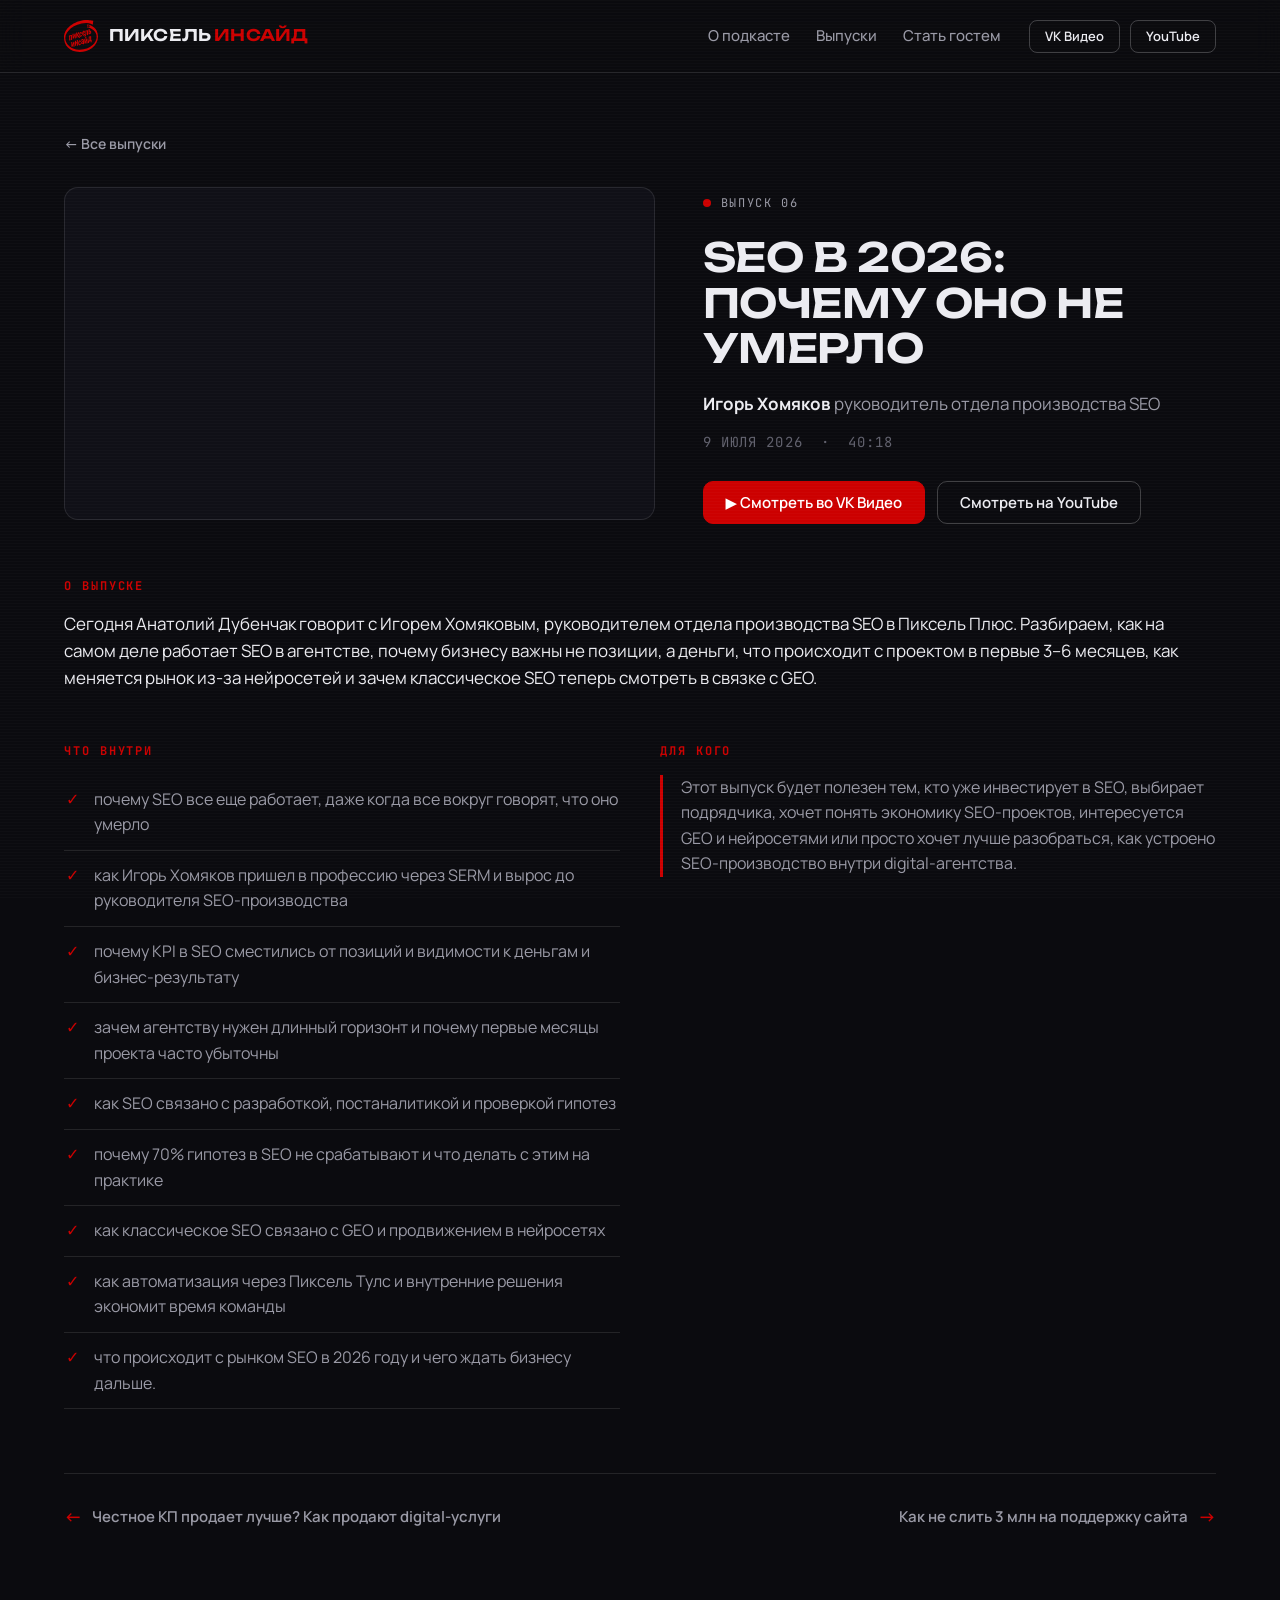
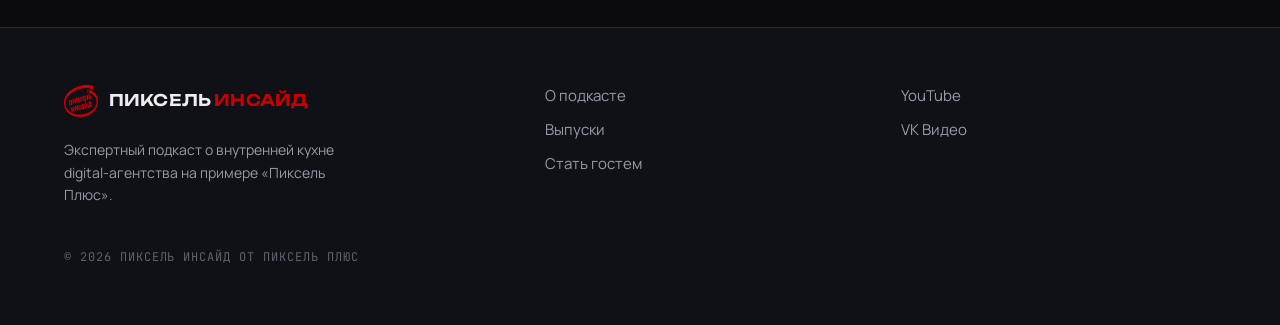
<file: episodes/seo-v-2026.html>
<!doctype html>
<html lang="ru">
<head>
  <meta charset="utf-8">
  <meta name="viewport" content="width=device-width, initial-scale=1">
  <meta name="color-scheme" content="dark">
  <meta name="theme-color" content="#0b0b0f">
  <title>SEO в 2026: почему оно не умерло — Пиксель Инсайд</title>
  <meta property="og:title" content="SEO в 2026: почему оно не умерло">
  <meta property="og:description" content="Сегодня Анатолий Дубенчак говорит с Игорем Хомяковым, руководителем отдела производства SEO в Пиксель Плюс. Разбираем, как на самом деле работает SEO в…">
  <meta property="og:type" content="website">
  <meta name="description" content="Сегодня Анатолий Дубенчак говорит с Игорем Хомяковым, руководителем отдела производства SEO в Пиксель Плюс. Разбираем, как на самом деле работает SEO в…">
  <script type="application/ld+json">{"@context":"https://schema.org","@type":"VideoObject","name":"SEO в 2026: почему оно не умерло","description":"Сегодня Анатолий Дубенчак говорит с Игорем Хомяковым, руководителем отдела производства SEO в Пиксель Плюс. Разбираем, как на самом деле работает SEO в агентстве, почему бизнесу важны не позиции, а деньги, что происходит с проектом в первые 3–6 месяцев, как меняется рынок из-за нейросетей и зачем классическое SEO теперь смотреть в связке с GEO.","thumbnailUrl":"https://i.ytimg.com/vi/OszIeu-BpzE/maxresdefault.jpg","uploadDate":"2026-07-09","duration":"PT40M18S","embedUrl":"https://www.youtube.com/embed/OszIeu-BpzE"}</script>
  <link rel="icon" href="../favicon.svg" type="image/svg+xml">
  <link rel="preconnect" href="https://fonts.googleapis.com">
  <link rel="preconnect" href="https://fonts.gstatic.com" crossorigin>
  <link href="https://fonts.googleapis.com/css2?family=JetBrains+Mono:wght@400;500;700&family=Manrope:wght@400;500;600;700;800&family=Unbounded:wght@300;400;500;600;700&display=swap" rel="stylesheet">
  <link rel="stylesheet" href="../assets/css/style.css">
  <!-- Замени slug на реальный (должен совпадать с полем slug в assets/js/data.js) -->
  <script>window.EPISODE_SLUG = "seo-v-2026";</script>
<!-- Yandex.Metrika counter -->
<script type="text/javascript">
    (function(m,e,t,r,i,k,a){
        m[i]=m[i]||function(){(m[i].a=m[i].a||[]).push(arguments)};
        m[i].l=1*new Date();
        for (var j = 0; j < document.scripts.length; j++) {if (document.scripts[j].src === r) { return; }}
        k=e.createElement(t),a=e.getElementsByTagName(t)[0],k.async=1,k.src=r,a.parentNode.insertBefore(k,a)
    })(window, document,'script','https://mc.yandex.ru/metrika/tag.js?id=114212924', 'ym');

    ym(114212924, 'init', {ssr:true, webvisor:true, clickmap:true, ecommerce:"dataLayer", referrer: document.referrer, url: location.href, accurateTrackBounce:true, trackLinks:true});
</script>
<noscript><div><img src="https://mc.yandex.ru/watch/114212924" style="position:absolute; left:-9999px;" alt="" /></div></noscript>
<!-- /Yandex.Metrika counter -->
</head>
<body>

  <header class="site-header">
    <div class="container header">
      <a class="logo" href="/" aria-label="Пиксель Инсайд — на главную">
        <img class="logo__img" src="../assets/img/logo-inside.svg" alt="Пиксель Инсайд" width="34" height="34">
        <span class="logo__text">ПИКСЕЛЬ <em>ИНСАЙД</em></span>
      </a>
      <nav class="nav" data-nav aria-label="Основная навигация">
        <a href="../index.html#about">О подкасте</a>
        <a href="../index.html#episodes">Выпуски</a>
        <a href="../index.html#guest">Стать гостем</a>
      </nav>
      <div class="header__actions">
        <a class="btn btn--ghost btn--sm" href="https://vkvideo.ru/playlist/-28867919_51581450" target="_blank" rel="noopener">VK Видео</a>
        <a class="btn btn--ghost btn--sm" href="https://www.youtube.com/playlist?list=PLYbpMI2RbIFT_Ypv_3CT2xZS9EOxIs6-5" target="_blank" rel="noopener">YouTube</a>
      </div>
      <button class="burger" data-burger aria-label="Открыть меню" aria-expanded="false"><span></span><span></span><span></span></button>
    </div>
  </header>

  <main class="episode">
    <div class="container">
      <a class="back" href="../index.html#episodes">← Все выпуски</a>

      <article class="episode__grid">
        <div class="episode__media" data-ep-poster></div>
        <div class="episode__body">
          <p class="eyebrow"><span class="eyebrow__dot" aria-hidden="true"></span> <span data-ep-num>Выпуск</span></p>
          <h1 class="episode__title" data-ep-title></h1>
          <p class="episode__guest"><strong data-ep-guest></strong> <span data-ep-role></span></p>
          <div class="episode__meta mono">
            <span data-ep-date></span>
            <span data-ep-duration></span>
          </div>
          <div class="episode__actions">
            <a class="btn btn--primary" data-ep-vk href="#" target="_blank" rel="noopener">▶ Смотреть во VK Видео</a>
            <a class="btn btn--ghost" data-ep-youtube href="#" target="_blank" rel="noopener">Смотреть на YouTube</a>
          </div>
        </div>
      </article>

      <div class="episode__content">
        <section class="episode__block episode__block--wide">
          <h2 class="episode__block-title">О выпуске</h2>
          <div class="prose" data-ep-desc></div>
        </section>
        <section class="episode__block">
          <h2 class="episode__block-title">Что внутри</h2>
          <ul class="list-check" data-ep-inside></ul>
        </section>
        <section class="episode__block">
          <h2 class="episode__block-title">Для кого</h2>
          <p class="episode__forwhom" data-ep-forwhom></p>
        </section>
      </div>

      <nav class="episode__nav" aria-label="Навигация по выпускам">
        <a class="episode__nav-link" data-ep-prev href="#"><span class="arrow">←</span><span data-nav-title>Предыдущий выпуск</span></a>
        <a class="episode__nav-link episode__nav-link--next" data-ep-next href="#"><span data-nav-title>Следующий выпуск</span><span class="arrow">→</span></a>
      </nav>
    </div>
  </main>

  <footer class="site-footer">
    <div class="container footer">
      <div class="footer__brand">
        <a class="logo" href="/" aria-label="Пиксель Инсайд — на главную">
          <img class="logo__img" src="../assets/img/logo-inside.svg" alt="Пиксель Инсайд" width="34" height="34">
          <span class="logo__text">ПИКСЕЛЬ <em>ИНСАЙД</em></span>
        </a>
        <p class="footer__tag">Экспертный подкаст о внутренней кухне digital-агентства на примере «Пиксель Плюс».</p>
      </div>
      <nav class="footer__nav" aria-label="Навигация в подвале">
        <a href="../index.html#about">О подкасте</a>
        <a href="../index.html#episodes">Выпуски</a>
        <a href="../index.html#guest">Стать гостем</a>
      </nav>
      <nav class="footer__nav" aria-label="Платформы">
        <a href="https://www.youtube.com/playlist?list=PLYbpMI2RbIFT_Ypv_3CT2xZS9EOxIs6-5" target="_blank" rel="noopener">YouTube</a>
        <a href="https://vkvideo.ru/playlist/-28867919_51581450" target="_blank" rel="noopener">VK Видео</a>
      </nav>
      <div class="footer__meta mono">
        <p>© <span data-year></span> Пиксель Инсайд от Пиксель Плюс</p>
      </div>
    </div>
  </footer>

  <script src="../assets/js/data.js"></script>
  <script src="../assets/js/main.js"></script>
</body>
</html>
</file>
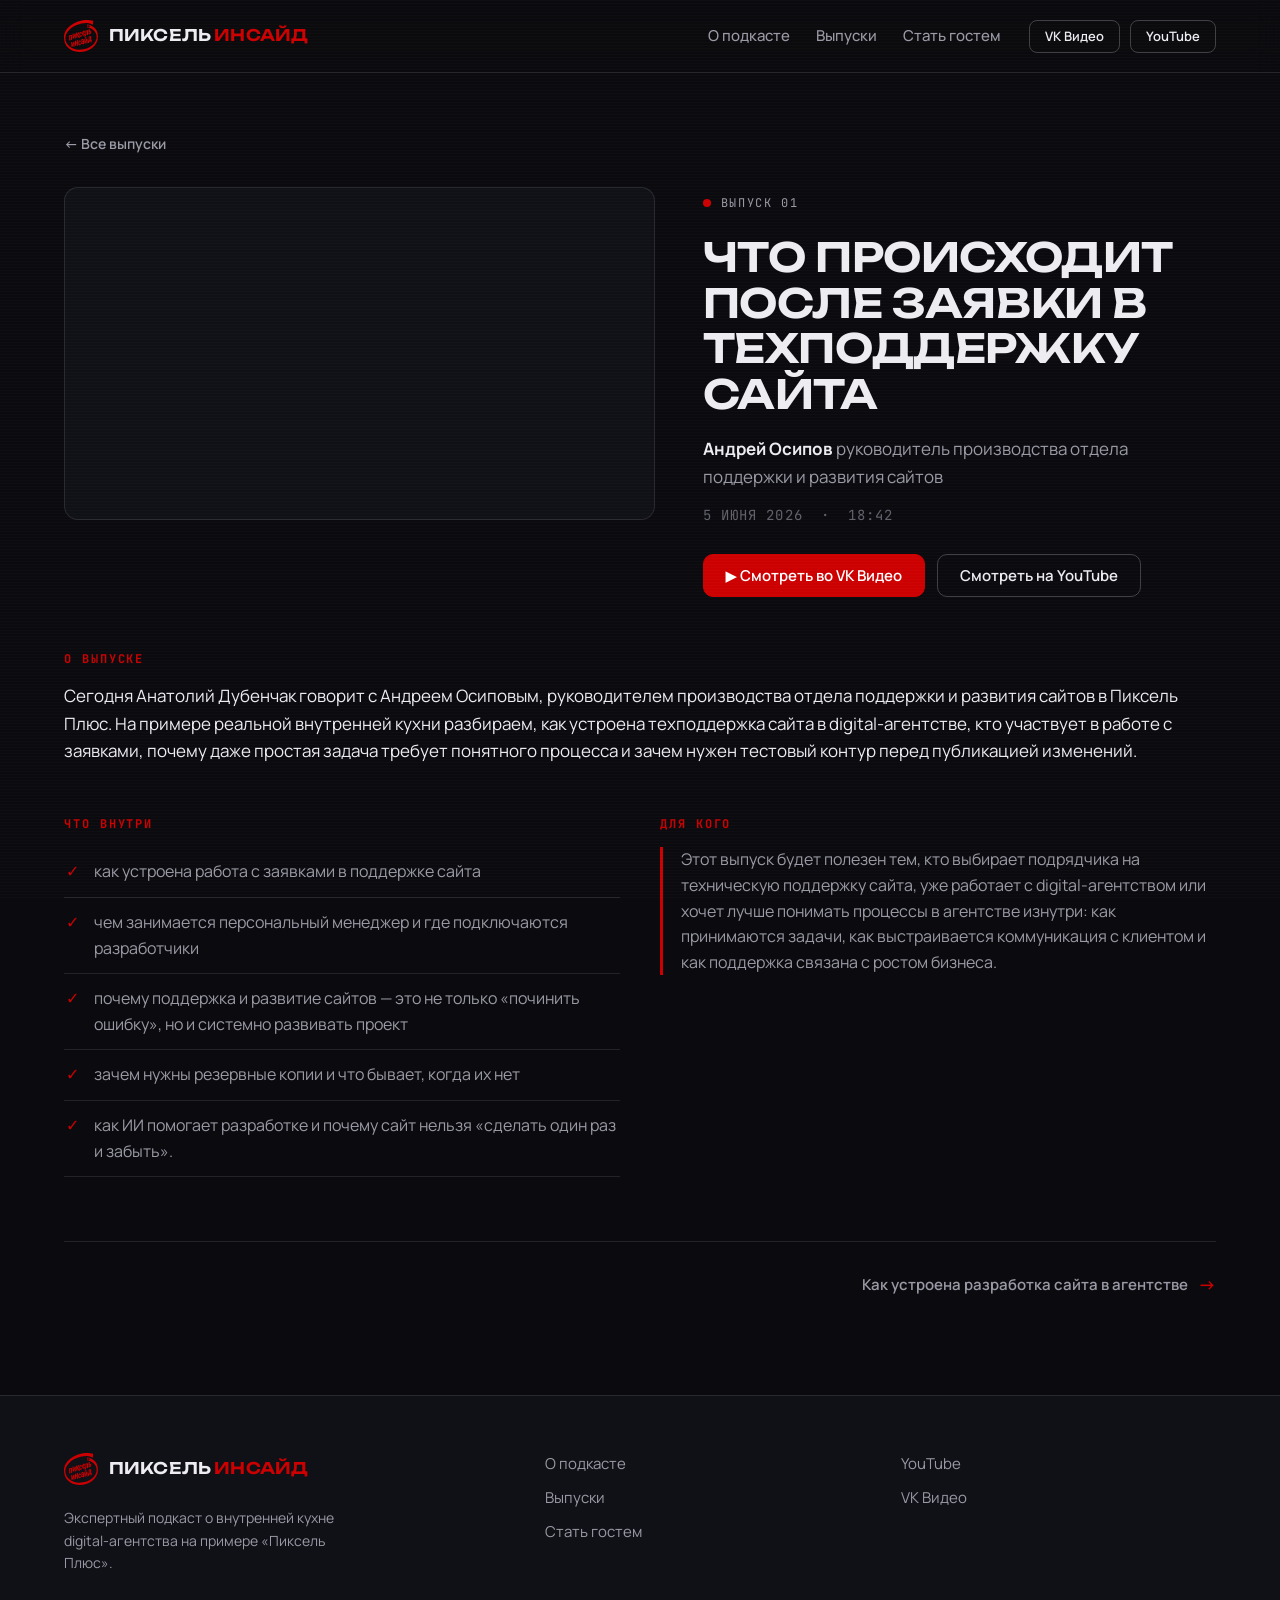
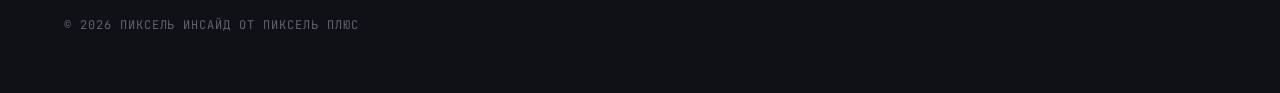
<file: episodes/zayavka-v-tehpodderzhku.html>
<!doctype html>
<html lang="ru">
<head>
  <meta charset="utf-8">
  <meta name="viewport" content="width=device-width, initial-scale=1">
  <meta name="color-scheme" content="dark">
  <meta name="theme-color" content="#0b0b0f">
  <title>Что происходит после заявки в техподдержку сайта — Пиксель Инсайд</title>
  <meta property="og:title" content="Что происходит после заявки в техподдержку сайта">
  <meta property="og:description" content="Сегодня Анатолий Дубенчак говорит с Андреем Осиповым, руководителем производства отдела поддержки и развития сайтов в Пиксель Плюс. На примере реальной…">
  <meta property="og:type" content="website">
  <meta name="description" content="Сегодня Анатолий Дубенчак говорит с Андреем Осиповым, руководителем производства отдела поддержки и развития сайтов в Пиксель Плюс. На примере реальной…">
  <script type="application/ld+json">{"@context":"https://schema.org","@type":"VideoObject","name":"Что происходит после заявки в техподдержку сайта","description":"Сегодня Анатолий Дубенчак говорит с Андреем Осиповым, руководителем производства отдела поддержки и развития сайтов в Пиксель Плюс. На примере реальной внутренней кухни разбираем, как устроена техподдержка сайта в digital-агентстве, кто участвует в работе с заявками, почему даже простая задача требует понятного процесса и зачем нужен тестовый контур перед публикацией изменений.","thumbnailUrl":"https://i.ytimg.com/vi/Kb6DI1JLToo/maxresdefault.jpg","uploadDate":"2026-06-05","duration":"PT18M42S","embedUrl":"https://www.youtube.com/embed/Kb6DI1JLToo"}</script>
  <link rel="icon" href="../favicon.svg" type="image/svg+xml">
  <link rel="preconnect" href="https://fonts.googleapis.com">
  <link rel="preconnect" href="https://fonts.gstatic.com" crossorigin>
  <link href="https://fonts.googleapis.com/css2?family=JetBrains+Mono:wght@400;500;700&family=Manrope:wght@400;500;600;700;800&family=Unbounded:wght@300;400;500;600;700&display=swap" rel="stylesheet">
  <link rel="stylesheet" href="../assets/css/style.css">
  <!-- Замени slug на реальный (должен совпадать с полем slug в assets/js/data.js) -->
  <script>window.EPISODE_SLUG = "zayavka-v-tehpodderzhku";</script>
<!-- Yandex.Metrika counter -->
<script type="text/javascript">
    (function(m,e,t,r,i,k,a){
        m[i]=m[i]||function(){(m[i].a=m[i].a||[]).push(arguments)};
        m[i].l=1*new Date();
        for (var j = 0; j < document.scripts.length; j++) {if (document.scripts[j].src === r) { return; }}
        k=e.createElement(t),a=e.getElementsByTagName(t)[0],k.async=1,k.src=r,a.parentNode.insertBefore(k,a)
    })(window, document,'script','https://mc.yandex.ru/metrika/tag.js?id=114212924', 'ym');

    ym(114212924, 'init', {ssr:true, webvisor:true, clickmap:true, ecommerce:"dataLayer", referrer: document.referrer, url: location.href, accurateTrackBounce:true, trackLinks:true});
</script>
<noscript><div><img src="https://mc.yandex.ru/watch/114212924" style="position:absolute; left:-9999px;" alt="" /></div></noscript>
<!-- /Yandex.Metrika counter -->
</head>
<body>

  <header class="site-header">
    <div class="container header">
      <a class="logo" href="/" aria-label="Пиксель Инсайд — на главную">
        <img class="logo__img" src="../assets/img/logo-inside.svg" alt="Пиксель Инсайд" width="34" height="34">
        <span class="logo__text">ПИКСЕЛЬ <em>ИНСАЙД</em></span>
      </a>
      <nav class="nav" data-nav aria-label="Основная навигация">
        <a href="../index.html#about">О подкасте</a>
        <a href="../index.html#episodes">Выпуски</a>
        <a href="../index.html#guest">Стать гостем</a>
      </nav>
      <div class="header__actions">
        <a class="btn btn--ghost btn--sm" href="https://vkvideo.ru/playlist/-28867919_51581450" target="_blank" rel="noopener">VK Видео</a>
        <a class="btn btn--ghost btn--sm" href="https://www.youtube.com/playlist?list=PLYbpMI2RbIFT_Ypv_3CT2xZS9EOxIs6-5" target="_blank" rel="noopener">YouTube</a>
      </div>
      <button class="burger" data-burger aria-label="Открыть меню" aria-expanded="false"><span></span><span></span><span></span></button>
    </div>
  </header>

  <main class="episode">
    <div class="container">
      <a class="back" href="../index.html#episodes">← Все выпуски</a>

      <article class="episode__grid">
        <div class="episode__media" data-ep-poster></div>
        <div class="episode__body">
          <p class="eyebrow"><span class="eyebrow__dot" aria-hidden="true"></span> <span data-ep-num>Выпуск</span></p>
          <h1 class="episode__title" data-ep-title></h1>
          <p class="episode__guest"><strong data-ep-guest></strong> <span data-ep-role></span></p>
          <div class="episode__meta mono">
            <span data-ep-date></span>
            <span data-ep-duration></span>
          </div>
          <div class="episode__actions">
            <a class="btn btn--primary" data-ep-vk href="#" target="_blank" rel="noopener">▶ Смотреть во VK Видео</a>
            <a class="btn btn--ghost" data-ep-youtube href="#" target="_blank" rel="noopener">Смотреть на YouTube</a>
          </div>
        </div>
      </article>

      <div class="episode__content">
        <section class="episode__block episode__block--wide">
          <h2 class="episode__block-title">О выпуске</h2>
          <div class="prose" data-ep-desc></div>
        </section>
        <section class="episode__block">
          <h2 class="episode__block-title">Что внутри</h2>
          <ul class="list-check" data-ep-inside></ul>
        </section>
        <section class="episode__block">
          <h2 class="episode__block-title">Для кого</h2>
          <p class="episode__forwhom" data-ep-forwhom></p>
        </section>
      </div>

      <nav class="episode__nav" aria-label="Навигация по выпускам">
        <a class="episode__nav-link" data-ep-prev href="#"><span class="arrow">←</span><span data-nav-title>Предыдущий выпуск</span></a>
        <a class="episode__nav-link episode__nav-link--next" data-ep-next href="#"><span data-nav-title>Следующий выпуск</span><span class="arrow">→</span></a>
      </nav>
    </div>
  </main>

  <footer class="site-footer">
    <div class="container footer">
      <div class="footer__brand">
        <a class="logo" href="/" aria-label="Пиксель Инсайд — на главную">
          <img class="logo__img" src="../assets/img/logo-inside.svg" alt="Пиксель Инсайд" width="34" height="34">
          <span class="logo__text">ПИКСЕЛЬ <em>ИНСАЙД</em></span>
        </a>
        <p class="footer__tag">Экспертный подкаст о внутренней кухне digital-агентства на примере «Пиксель Плюс».</p>
      </div>
      <nav class="footer__nav" aria-label="Навигация в подвале">
        <a href="../index.html#about">О подкасте</a>
        <a href="../index.html#episodes">Выпуски</a>
        <a href="../index.html#guest">Стать гостем</a>
      </nav>
      <nav class="footer__nav" aria-label="Платформы">
        <a href="https://www.youtube.com/playlist?list=PLYbpMI2RbIFT_Ypv_3CT2xZS9EOxIs6-5" target="_blank" rel="noopener">YouTube</a>
        <a href="https://vkvideo.ru/playlist/-28867919_51581450" target="_blank" rel="noopener">VK Видео</a>
      </nav>
      <div class="footer__meta mono">
        <p>© <span data-year></span> Пиксель Инсайд от Пиксель Плюс</p>
      </div>
    </div>
  </footer>

  <script src="../assets/js/data.js"></script>
  <script src="../assets/js/main.js"></script>
</body>
</html>
</file>
<file: assets/css/style.css>
/* ============================================================
   Пиксель Инсайд — «эфир»
   Тёмный минимализм: тонкие линии, крупная типографика,
   аккуратная сетка + лёгкие телевизионные детали.
   ============================================================ */

:root {
  --bg: #0b0b0f;
  --bg-2: #101017;
  --panel: #14141c;
  --panel-2: #181822;

  --line: rgba(255, 255, 255, 0.10);
  --line-strong: rgba(255, 255, 255, 0.22);

  --text: #ececf1;
  --muted: #9a9aa6;
  --dim: #61616d;

  --accent: #cc0000;
  --accent-soft: #e02222;
  --accent-ink: #ffffff;

  --cyan: #38e1ff;
  --amber: #ffd23f;
  --green: #5bffa0;

  --font-display: "Unbounded", "Manrope", system-ui, sans-serif;
  --font-body: "Manrope", system-ui, -apple-system, "Segoe UI", sans-serif;
  --font-mono: "JetBrains Mono", "SFMono-Regular", Consolas, monospace;

  --container: 1200px;
  --radius: 14px;
  --gutter: 24px;
}

/* ---------- Reset ---------- */
*, *::before, *::after { box-sizing: border-box; }
html { scroll-behavior: smooth; -webkit-text-size-adjust: 100%; }
body {
  margin: 0;
  background: var(--bg);
  color: var(--text);
  font-family: var(--font-body);
  font-size: 17px;
  line-height: 1.6;
  -webkit-font-smoothing: antialiased;
  text-rendering: optimizeLegibility;
}
img, svg { display: block; max-width: 100%; }
a { color: inherit; }
h1, h2, h3, h4 { margin: 0; line-height: 1.12; letter-spacing: -0.01em; }
p { margin: 0; }
ul { margin: 0; padding: 0; list-style: none; }

::selection { background: var(--accent); color: var(--accent-ink); }

/* Лёгкие сканлайны поверх всего */
body::after {
  content: "";
  position: fixed;
  inset: 0;
  z-index: 9999;
  pointer-events: none;
  background: repeating-linear-gradient(
    0deg,
    transparent 0 2px,
    rgba(255, 255, 255, 0.018) 2px 3px
  );
}

/* ---------- Утилиты ---------- */
.container {
  width: 100%;
  max-width: var(--container);
  margin: 0 auto;
  padding: 0 var(--gutter);
}
.mono {
  font-family: var(--font-mono);
  font-size: 0.82em;
  letter-spacing: 0.08em;
  text-transform: uppercase;
}
.accent { color: var(--accent); }
.sr-only {
  position: absolute; width: 1px; height: 1px;
  margin: -1px; padding: 0; overflow: hidden;
  clip: rect(0 0 0 0); white-space: nowrap; border: 0;
}

/* ---------- Кнопки ---------- */
.btn {
  display: inline-flex;
  align-items: center;
  justify-content: center;
  gap: 8px;
  padding: 13px 22px;
  border: 1px solid var(--line-strong);
  border-radius: 10px;
  background: transparent;
  color: var(--text);
  font-family: var(--font-body);
  font-size: 15px;
  font-weight: 600;
  line-height: 1;
  text-decoration: none;
  cursor: pointer;
  transition: border-color 0.18s ease, background 0.18s ease, color 0.18s ease,
    transform 0.18s ease;
}
.btn:hover { border-color: var(--text); }
.btn:active { transform: translateY(1px); }
.btn--primary {
  background: var(--accent);
  border-color: var(--accent);
  color: var(--accent-ink);
}
.btn--primary:hover { background: var(--accent-soft); border-color: var(--accent-soft); }
.btn--sm { padding: 9px 15px; font-size: 13px; border-radius: 8px; }

/* ---------- Шапка ---------- */
.site-header {
  position: sticky;
  top: 0;
  z-index: 100;
  background: rgba(11, 11, 15, 0.82);
  backdrop-filter: blur(14px);
  -webkit-backdrop-filter: blur(14px);
  border-bottom: 1px solid var(--line);
}
.header {
  display: flex;
  align-items: center;
  gap: 28px;
  height: 72px;
}
.logo {
  display: inline-flex;
  align-items: center;
  gap: 11px;
  text-decoration: none;
  flex-shrink: 0;
}
.logo__img { width: 34px; height: 34px; object-fit: contain; flex-shrink: 0; }
.logo__text {
  font-family: var(--font-display);
  font-size: 16px;
  font-weight: 600;
  letter-spacing: 0.01em;
  white-space: nowrap;
}
.logo__text em { font-style: normal; color: var(--accent); }

.nav {
  display: flex;
  align-items: center;
  gap: 26px;
  margin-left: auto;
}
.nav a {
  color: var(--muted);
  text-decoration: none;
  font-size: 15px;
  font-weight: 500;
  transition: color 0.15s ease;
}
.nav a:hover { color: var(--text); }

.header__actions { display: flex; gap: 10px; }

.burger {
  display: none;
  flex-direction: column;
  justify-content: center;
  gap: 5px;
  width: 42px;
  height: 42px;
  padding: 10px;
  border: 1px solid var(--line-strong);
  border-radius: 8px;
  background: transparent;
  cursor: pointer;
}
.burger span { height: 2px; background: var(--text); border-radius: 2px; transition: transform 0.2s ease, opacity 0.2s ease; }
.nav-open .burger span:nth-child(1) { transform: translateY(7px) rotate(45deg); }
.nav-open .burger span:nth-child(2) { opacity: 0; }
.nav-open .burger span:nth-child(3) { transform: translateY(-7px) rotate(-45deg); }

/* ---------- Hero ---------- */
.hero {
  position: relative;
  overflow: hidden;
  background: var(--bg);
  display: flex;
  flex-direction: column;
  height: calc(100vh - 72px);
  height: calc(100svh - 72px);
  min-height: 560px;
}
.hero__inner {
  position: relative;
  z-index: 1;
  display: grid;
  grid-template-columns: 1.25fr 0.75fr;
  gap: 48px;
  align-items: center;
  padding-top: 40px;
  padding-bottom: 40px;
  flex: 1;
  min-height: 0;
}
.eyebrow {
  display: inline-flex;
  align-items: center;
  gap: 10px;
  margin: 0 0 22px;
  color: var(--muted);
  font-family: var(--font-mono);
  font-size: 12px;
  letter-spacing: 0.14em;
  text-transform: uppercase;
}
.eyebrow__dot {
  width: 8px;
  height: 8px;
  border-radius: 50%;
  background: var(--accent);
  box-shadow: 0 0 0 0 rgba(204, 0, 0, 0.6);
  animation: pulse 2.4s infinite;
}
@keyframes pulse {
  0% { box-shadow: 0 0 0 0 rgba(204, 0, 0, 0.55); }
  70% { box-shadow: 0 0 0 10px rgba(204, 0, 0, 0); }
  100% { box-shadow: 0 0 0 0 rgba(204, 0, 0, 0); }
}

.hero__title {
  font-family: var(--font-display);
  font-size: clamp(42px, 7vw, 84px);
  font-weight: 700;
  line-height: 1.02;
  text-transform: uppercase;
  letter-spacing: -0.015em;
}
.hero__sub {
  margin: 24px 0 32px;
  max-width: 520px;
  color: var(--muted);
  font-size: 19px;
  line-height: 1.55;
}
.hero__actions { display: flex; flex-wrap: wrap; gap: 12px; }

.hero__media { display: flex; justify-content: center; align-items: center; }

/* Рябь помех (шум эфира) */
.hero__noise {
  position: absolute;
  inset: 0;
  z-index: 0;
  pointer-events: none;
  opacity: 0.22;
  mix-blend-mode: screen;
  background-image:
    repeating-linear-gradient(0deg, rgba(255, 255, 255, 0.08) 0 1px, transparent 1px 3px),
    url("data:image/svg+xml,%3Csvg xmlns='http://www.w3.org/2000/svg' width='140' height='140'%3E%3Cfilter id='n'%3E%3CfeTurbulence type='fractalNoise' baseFrequency='0.9' numOctaves='2' stitchTiles='stitch'/%3E%3C/filter%3E%3Crect width='140' height='140' filter='url(%23n)'/%3E%3C/svg%3E");
  background-size: 100% 3px, 320px 320px;
  background-repeat: repeat, repeat;
  animation: static-flicker 3.5s ease-in-out infinite;
}
@keyframes static-flicker {
  0%, 100% { opacity: 0.18; }
  50% { opacity: 0.25; }
}
.hero__glitch {
  position: absolute;
  left: 0;
  right: 0;
  top: -3px;
  height: 3px;
  z-index: 0;
  pointer-events: none;
  opacity: 0.6;
  background: linear-gradient(90deg, transparent, rgba(236, 236, 241, 0.85), transparent);
  box-shadow:
    0 0 18px rgba(236, 236, 241, 0.45),
    0 3px 0 rgba(236, 236, 241, 0.18),
    0 -3px 0 rgba(236, 236, 241, 0.18);
  animation: glitch-sweep 6s linear infinite;
}
@keyframes glitch-sweep { 0% { top: -3px; } 100% { top: 100%; } }

/* Свежий выпуск в hero */
.hero-latest { width: 100%; max-width: 420px; margin: 0 auto; }

/* Бегущая строка выпусков */
.hero-ticker {
  position: relative;
  z-index: 1;
  flex-shrink: 0;
  overflow: hidden;
  border-top: 1px solid var(--line);
  background: var(--bg-2);
  padding: 13px 0;
}
.hero-ticker__track {
  display: flex;
  gap: 48px;
  width: max-content;
  animation: ticker-scroll 45s linear infinite;
}
.hero-ticker:hover .hero-ticker__track { animation-play-state: paused; }
.ticker__item {
  display: inline-flex;
  align-items: center;
  gap: 14px;
  text-decoration: none;
}
.ticker__thumb {
  width: 160px;
  height: 90px;
  border-radius: 8px;
  overflow: hidden;
  flex-shrink: 0;
  border: 1px solid var(--line);
  background: var(--bg);
}
.ticker__img { width: 100%; height: 100%; object-fit: cover; display: block; }
.ticker__img--fallback {
  display: flex; align-items: center; justify-content: center;
  font-family: var(--font-mono); font-size: 10px; color: var(--dim);
}
.ticker__text {
  display: flex;
  flex-direction: column;
  gap: 4px;
  max-width: 360px;
}
.ticker__num {
  color: var(--accent);
  font-family: var(--font-mono);
  font-size: 11px;
  letter-spacing: 0.08em;
  white-space: nowrap;
}
.ticker__title {
  font-weight: 700;
  color: var(--text);
  font-size: 16px;
  line-height: 1.3;
  display: -webkit-box;
  -webkit-line-clamp: 3;
  -webkit-box-orient: vertical;
  overflow: hidden;
}
.ticker__guest {
  color: var(--dim);
  font-size: 13px;
  white-space: nowrap;
  overflow: hidden;
  text-overflow: ellipsis;
}
.ticker__item:hover .ticker__title { color: var(--accent); }
@keyframes ticker-scroll {
  from { transform: translateX(0); }
  to { transform: translateX(-50%); }
}

/* Телевизионные цветные полосы (SMPTE) внизу hero */
.hero__bars {
  flex-shrink: 0;
  height: 8px;
  background: linear-gradient(90deg,
    #ececf1 0 14.28%,
    #ffd23f 0 28.57%,
    #38e1ff 0 42.85%,
    #5bffa0 0 57.14%,
    #ff3d8d 0 71.42%,
    #cc0000 0 85.71%,
    #3d5bff 0 100%);
}
.hero-latest__card {
  display: block;
  text-decoration: none;
  border: 1px solid var(--line-strong);
  border-radius: 16px;
  overflow: hidden;
  background: var(--panel);
  box-shadow: 0 26px 60px rgba(0, 0, 0, 0.5);
  transition: transform 0.2s ease, border-color 0.2s ease;
}
.hero-latest__card:hover { border-color: var(--accent); }
.hero-latest__media { position: relative; aspect-ratio: 16 / 9; background: var(--bg-2); }
.hero-latest__img { width: 100%; height: 100%; object-fit: cover; }
.hero-latest__img--fallback {
  display: flex; align-items: center; justify-content: center;
  font-family: var(--font-display); font-size: 56px; font-weight: 600; color: var(--text);
}
.hero-latest__badge {
  position: absolute;
  top: 12px;
  left: 12px;
  padding: 5px 9px;
  border-radius: 6px;
  background: var(--accent);
  color: #fff;
  font-family: var(--font-mono);
  font-size: 10px;
  letter-spacing: 0.12em;
  text-transform: uppercase;
}
.hero-latest__body { padding: 18px 20px 20px; }
.hero-latest__meta { color: var(--dim); font-size: 11px; margin-bottom: 8px; }
.hero-latest__title {
  font-family: var(--font-body);
  font-size: 18px;
  font-weight: 700;
  line-height: 1.3;
  color: var(--text);
  margin-bottom: 8px;
}
.hero-latest__guest { color: var(--muted); font-size: 14px; margin-bottom: 14px; }
.hero-latest__cta { color: var(--accent); font-weight: 700; font-size: 14px; }
.testcard .tk-line { fill: none; stroke: var(--line-strong); }
.testcard .tk-accent { fill: none; stroke: var(--accent); }
.testcard .tk-soft { fill: none; stroke: var(--line); }

.hero__meta {
  position: relative;
  z-index: 1;
  flex-shrink: 0;
  display: flex;
  gap: 28px;
  padding: 16px var(--gutter);
  color: var(--dim);
  font-family: var(--font-mono);
  font-size: 11px;
  letter-spacing: 0.12em;
  text-transform: uppercase;
}
.hero__meta .rec { color: var(--accent); }

/* ---------- Секции ---------- */
.section { padding: 96px 0; border-bottom: 1px solid var(--line); }
.section__head {
  display: flex;
  align-items: baseline;
  gap: 18px;
  margin-bottom: 44px;
}
.section__index {
  color: var(--accent);
  font-family: var(--font-mono);
  font-size: 13px;
  letter-spacing: 0.1em;
}
.section__title {
  font-family: var(--font-display);
  font-size: clamp(26px, 4vw, 40px);
  font-weight: 600;
  text-transform: uppercase;
}
.section__lead { color: var(--muted); font-size: 17px; max-width: 720px; }

.link-arrow {
  margin-left: auto;
  color: var(--muted);
  font-size: 14px;
  font-weight: 600;
  text-decoration: none;
  white-space: nowrap;
  transition: color 0.15s ease;
}
.link-arrow:hover { color: var(--accent); }
.link-arrow::after { content: " →"; }

/* ---------- Анонс «Что такое» ---------- */
.about__grid {
  display: grid;
  grid-template-columns: 1.6fr 1fr;
  gap: 56px;
  align-items: start;
}
.about__text p { margin-bottom: 18px; color: var(--muted); }
.about__text p:first-child {
  color: var(--text);
  font-size: 21px;
  line-height: 1.6;
}
.about__text strong { color: var(--text); font-weight: 600; }

.about__aside {
  position: sticky;
  top: 96px;
  border: 1px solid var(--line);
  border-radius: var(--radius);
  background: var(--panel);
  padding: 28px;
}
.about__aside h3 {
  font-family: var(--font-display);
  font-size: 15px;
  font-weight: 600;
  text-transform: uppercase;
  letter-spacing: 0.02em;
  margin-bottom: 18px;
}
.about__aside li {
  position: relative;
  padding: 10px 0 10px 26px;
  border-bottom: 1px solid var(--line);
  color: var(--muted);
  font-size: 15px;
}
.about__aside li:last-child { border-bottom: 0; }
.about__aside li::before {
  content: "";
  position: absolute;
  left: 2px;
  top: 18px;
  width: 8px;
  height: 8px;
  border-radius: 2px;
  background: var(--accent);
}

/* ---------- Сетка выпусков ---------- */
.episodes {
  display: grid;
  grid-template-columns: repeat(3, 1fr);
  gap: 26px;
}
.card {
  display: flex;
  flex-direction: column;
  border: 1px solid var(--line);
  border-radius: var(--radius);
  overflow: hidden;
  background: var(--panel);
  text-decoration: none;
  transition: border-color 0.2s ease, transform 0.2s ease;
}
.card:hover { border-color: var(--accent); transform: translateY(-4px); }
.card__media { position: relative; aspect-ratio: 16 / 9; background: var(--bg-2); overflow: hidden; }
.card__poster-img { width: 100%; height: 100%; object-fit: cover; }
.card__poster--fallback {
  position: absolute;
  inset: 0;
  display: flex;
  flex-direction: column;
  align-items: center;
  justify-content: center;
  gap: 6px;
  background:
    radial-gradient(circle at 50% 50%, transparent 22%, var(--line) 22.5%, transparent 23.5%),
    radial-gradient(circle at 50% 50%, transparent 34%, var(--line) 34.5%, transparent 35.5%),
    radial-gradient(circle at 50% 50%, transparent 46%, var(--line) 46.5%, transparent 47.5%),
    var(--bg-2);
}
.card__num {
  font-family: var(--font-display);
  font-size: 42px;
  font-weight: 600;
  color: var(--text);
}
.card__signal {
  font-family: var(--font-mono);
  font-size: 10px;
  letter-spacing: 0.22em;
  color: var(--dim);
  text-transform: uppercase;
}
.card__badge {
  position: absolute;
  top: 12px;
  left: 12px;
  padding: 5px 9px;
  border-radius: 6px;
  background: rgba(11, 11, 15, 0.72);
  border: 1px solid var(--line);
  color: var(--text);
  font-family: var(--font-mono);
  font-size: 10px;
  letter-spacing: 0.1em;
}
.card__body { display: flex; flex-direction: column; gap: 8px; padding: 20px; }
.card__meta { color: var(--dim); font-size: 11px; }
.card__title {
  font-family: var(--font-body);
  font-size: 18px;
  font-weight: 700;
  line-height: 1.32;
}
.card__guest { margin-top: auto; color: var(--muted); font-size: 14px; }

/* Блок «Пиксель Подкаст» */
.podcast-about { max-width: 780px; margin-bottom: 40px; }
.podcast-about p { color: var(--muted); margin-bottom: 14px; }
.podcast-about p:first-child { color: var(--text); font-size: 19px; }

/* Слайдер «Пиксель Подкаст» */
.slider { position: relative; }
.slider__viewport { overflow: hidden; }
.slider__track { display: flex; transition: transform 0.5s ease; }
.slider__page {
  flex: 0 0 100%;
  min-width: 100%;
  display: grid;
  grid-template-columns: repeat(3, 1fr);
  gap: 26px;
}
.slider__controls { display: flex; align-items: center; justify-content: center; gap: 18px; margin-top: 26px; }
.slider__arrow {
  width: 42px; height: 42px; border: 1px solid var(--line-strong); border-radius: 10px;
  background: transparent; color: var(--text); font-size: 18px; cursor: pointer;
  display: inline-flex; align-items: center; justify-content: center;
  transition: border-color 0.15s ease, color 0.15s ease, opacity 0.15s ease;
}
.slider__arrow:hover:not(:disabled) { border-color: var(--accent); color: var(--accent); }
.slider__arrow:disabled { opacity: 0.35; cursor: default; }
.slider__dots { display: flex; gap: 8px; }
.slider__dot {
  width: 8px; height: 8px; padding: 0; border: 0; border-radius: 50%;
  background: var(--line-strong); cursor: pointer;
  transition: background 0.2s ease, transform 0.2s ease;
}
.slider__dot.is-active { background: var(--accent); transform: scale(1.3); }
@media (max-width: 980px) {
  .slider__page { grid-template-columns: repeat(2, 1fr); }
}
@media (max-width: 680px) {
  .slider__page { grid-template-columns: 1fr; }
}

.episodes-empty {
  grid-column: 1 / -1;
  text-align: center;
  padding: 72px 24px;
  border: 1px dashed var(--line-strong);
  border-radius: var(--radius);
  background: var(--bg-2);
}
.episodes-empty__title {
  font-family: var(--font-display);
  font-size: 20px;
  font-weight: 600;
  margin-bottom: 8px;
}
.episodes-empty__hint { color: var(--muted); margin-bottom: 26px; }
.episodes-empty__actions { display: flex; flex-wrap: wrap; gap: 12px; justify-content: center; }

/* ---------- Стать гостем ---------- */
.section--accent {
  background:
    linear-gradient(135deg, rgba(204, 0, 0, 0.10), transparent 55%),
    var(--bg);
}
.guest {
  max-width: 640px;
}
.guest__title {
  font-family: var(--font-display);
  font-size: clamp(26px, 4vw, 38px);
  font-weight: 600;
  text-transform: uppercase;
  margin-bottom: 16px;
}
.guest__text { color: var(--muted); font-size: 17px; margin-bottom: 28px; }
.guest__actions { display: flex; flex-wrap: wrap; gap: 12px; }

/* ---------- Подвал ---------- */
.site-footer { border-top: 1px solid var(--line); padding: 56px 0; background: var(--bg-2); }
.footer {
  display: grid;
  grid-template-columns: 1.4fr 1fr 1fr;
  gap: 40px;
}
.footer__tag { color: var(--muted); font-size: 14px; margin-top: 14px; max-width: 300px; }
.footer__nav { display: flex; flex-direction: column; gap: 10px; }
.footer__nav a { color: var(--muted); text-decoration: none; font-size: 15px; transition: color 0.15s ease; }
.footer__nav a:hover { color: var(--text); }
.footer__meta { color: var(--dim); font-size: 12px; line-height: 1.9; }

/* ---------- Страница выпуска ---------- */
.episode { padding: 56px 0 96px; }
.back {
  display: inline-flex;
  align-items: center;
  gap: 8px;
  color: var(--muted);
  text-decoration: none;
  font-size: 14px;
  font-weight: 600;
  margin-bottom: 32px;
  transition: color 0.15s ease;
}
.back:hover { color: var(--text); }

.episode__grid {
  display: grid;
  grid-template-columns: 1.15fr 1fr;
  gap: 48px;
  align-items: start;
}
.episode__media {
  position: relative;
  aspect-ratio: 16 / 9;
  border: 1px solid var(--line);
  border-radius: var(--radius);
  overflow: hidden;
  background: var(--bg-2);
}
.episode__media img { width: 100%; height: 100%; object-fit: cover; }
.episode__media--player iframe { position: absolute; inset: 0; width: 100%; height: 100%; border: 0; }
.episode__media--fallback {
  display: flex;
  flex-direction: column;
  align-items: center;
  justify-content: center;
  gap: 8px;
  background:
    radial-gradient(circle at 50% 50%, transparent 22%, var(--line) 22.5%, transparent 23.5%),
    radial-gradient(circle at 50% 50%, transparent 34%, var(--line) 34.5%, transparent 35.5%),
    radial-gradient(circle at 50% 50%, transparent 46%, var(--line) 46.5%, transparent 47.5%),
    var(--bg-2);
}
.episode__media-num {
  font-family: var(--font-display);
  font-size: 64px;
  font-weight: 600;
  color: var(--text);
}
.episode__media-signal {
  font-family: var(--font-mono);
  font-size: 11px;
  letter-spacing: 0.22em;
  color: var(--dim);
  text-transform: uppercase;
}

.episode__title {
  font-family: var(--font-display);
  font-size: clamp(26px, 4vw, 40px);
  font-weight: 600;
  line-height: 1.14;
  margin-bottom: 18px;
  text-transform: uppercase;
}
.episode__guest { color: var(--muted); font-size: 17px; margin-bottom: 14px; }
.episode__guest strong { color: var(--text); font-weight: 700; }
.episode__meta {
  display: flex;
  flex-wrap: wrap;
  gap: 18px;
  color: var(--dim);
  margin-bottom: 28px;
}
.episode__meta span { display: inline-flex; align-items: center; gap: 8px; }
.episode__meta span + span::before { content: "·"; color: var(--dim); margin-right: 10px; }
.episode__actions { display: flex; flex-wrap: wrap; gap: 12px; }

.episode__content {
  display: grid;
  grid-template-columns: 1fr 1fr;
  gap: 40px;
  margin-top: 56px;
}
.episode__block--wide { grid-column: 1 / -1; }
.episode__block-title {
  font-family: var(--font-mono);
  font-size: 12px;
  letter-spacing: 0.16em;
  text-transform: uppercase;
  color: var(--accent);
  margin-bottom: 16px;
}
.prose p { color: var(--muted); margin-bottom: 14px; }
.prose p:first-child { color: var(--text); }
.list-check li {
  position: relative;
  padding: 12px 0 12px 30px;
  border-bottom: 1px solid var(--line);
  color: var(--muted);
  font-size: 16px;
}
.list-check li::before {
  content: "✓";
  position: absolute;
  left: 2px;
  top: 12px;
  color: var(--accent);
  font-weight: 700;
}
.episode__forwhom {
  border-left: 3px solid var(--accent);
  padding-left: 18px;
  color: var(--muted);
  font-size: 16px;
}

.episode__nav {
  display: flex;
  justify-content: space-between;
  gap: 16px;
  margin-top: 64px;
  padding-top: 28px;
  border-top: 1px solid var(--line);
}
.episode__nav-link {
  display: inline-flex;
  align-items: center;
  gap: 10px;
  max-width: 46%;
  color: var(--muted);
  text-decoration: none;
  font-size: 15px;
  font-weight: 600;
  transition: color 0.15s ease;
}
.episode__nav-link:hover { color: var(--text); }
.episode__nav-link .arrow { color: var(--accent); font-size: 18px; flex-shrink: 0; }
.episode__nav-link--next { text-align: right; margin-left: auto; }

/* ---------- Адаптив ---------- */
@media (max-width: 980px) {
  .hero { height: auto; min-height: 0; }
  .hero__inner { grid-template-columns: 1fr; padding-top: 56px; padding-bottom: 56px; }
  .hero__media { order: -1; }
  .testcard { max-width: 260px; }
  .about__grid { grid-template-columns: 1fr; }
  .about__aside { position: static; }
  .episodes { grid-template-columns: repeat(2, 1fr); }
  .episode__grid { grid-template-columns: 1fr; gap: 28px; }
  .episode__content { grid-template-columns: 1fr; gap: 32px; }
  .footer { grid-template-columns: 1fr 1fr; }
}

@media (max-width: 680px) {
  .header { gap: 16px; }
  .header__actions { display: none; }
  .burger { display: flex; margin-left: auto; }
  .nav {
    position: fixed;
    inset: 72px 0 auto 0;
    flex-direction: column;
    align-items: stretch;
    gap: 0;
    margin: 0;
    padding: 8px var(--gutter) 24px;
    background: rgba(11, 11, 15, 0.97);
    border-bottom: 1px solid var(--line);
    transform: translateY(-12px);
    opacity: 0;
    visibility: hidden;
    transition: opacity 0.2s ease, transform 0.2s ease, visibility 0.2s;
  }
  .nav a { padding: 16px 0; border-bottom: 1px solid var(--line); font-size: 17px; }
  .nav a:last-child { border-bottom: 0; }
  .nav-open .nav { opacity: 1; transform: none; visibility: visible; }

  .section { padding: 64px 0; }
  .section__head { flex-wrap: wrap; }
  .link-arrow { margin-left: 0; width: 100%; }
  .episodes { grid-template-columns: 1fr; }
  .hero__meta { gap: 16px; flex-wrap: wrap; }
  .footer { grid-template-columns: 1fr; gap: 28px; }
  .episode__nav { flex-direction: column; }
  .episode__nav-link { max-width: 100%; }
  .episode__nav-link--next { margin-left: 0; }
}

@media (prefers-reduced-motion: reduce) {
  html { scroll-behavior: auto; }
  .eyebrow__dot { animation: none; }
  .card, .btn, .nav, .back, .nav a, .link-arrow { transition: none; }
}
</file>
